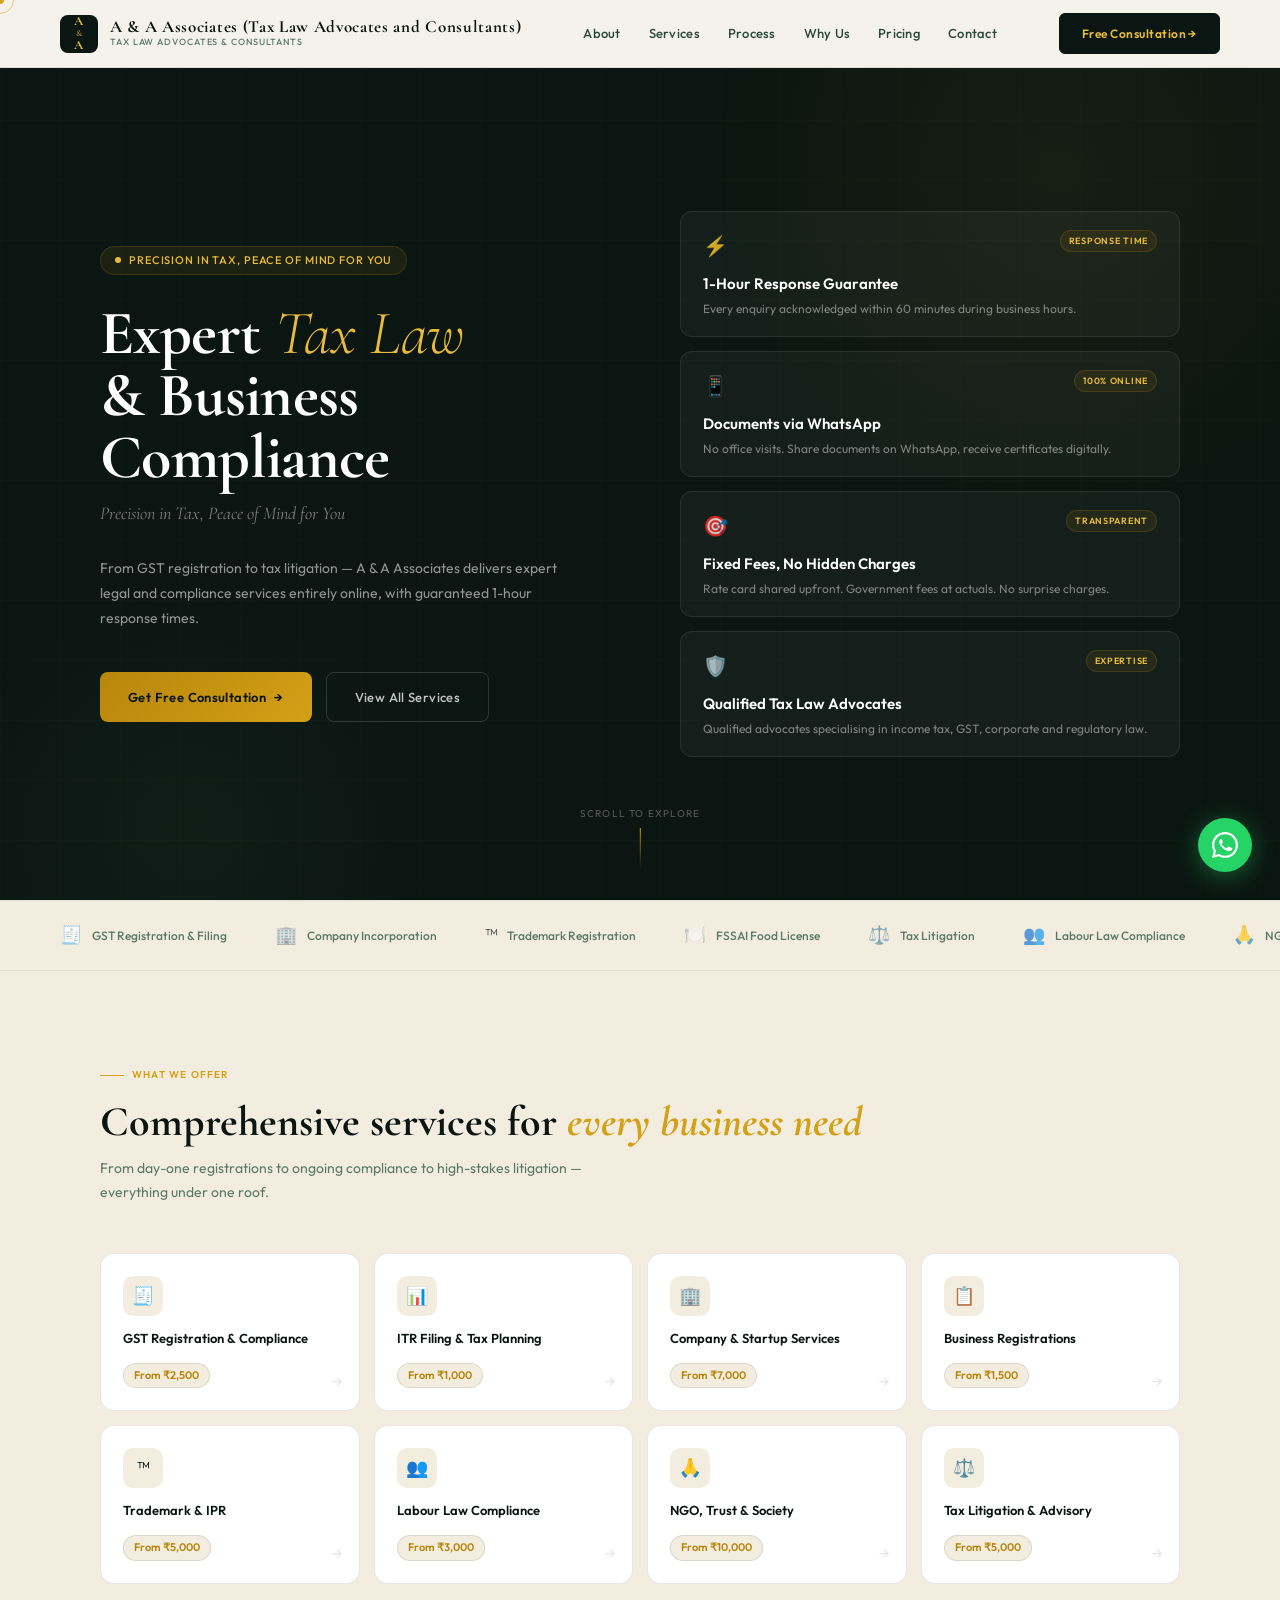
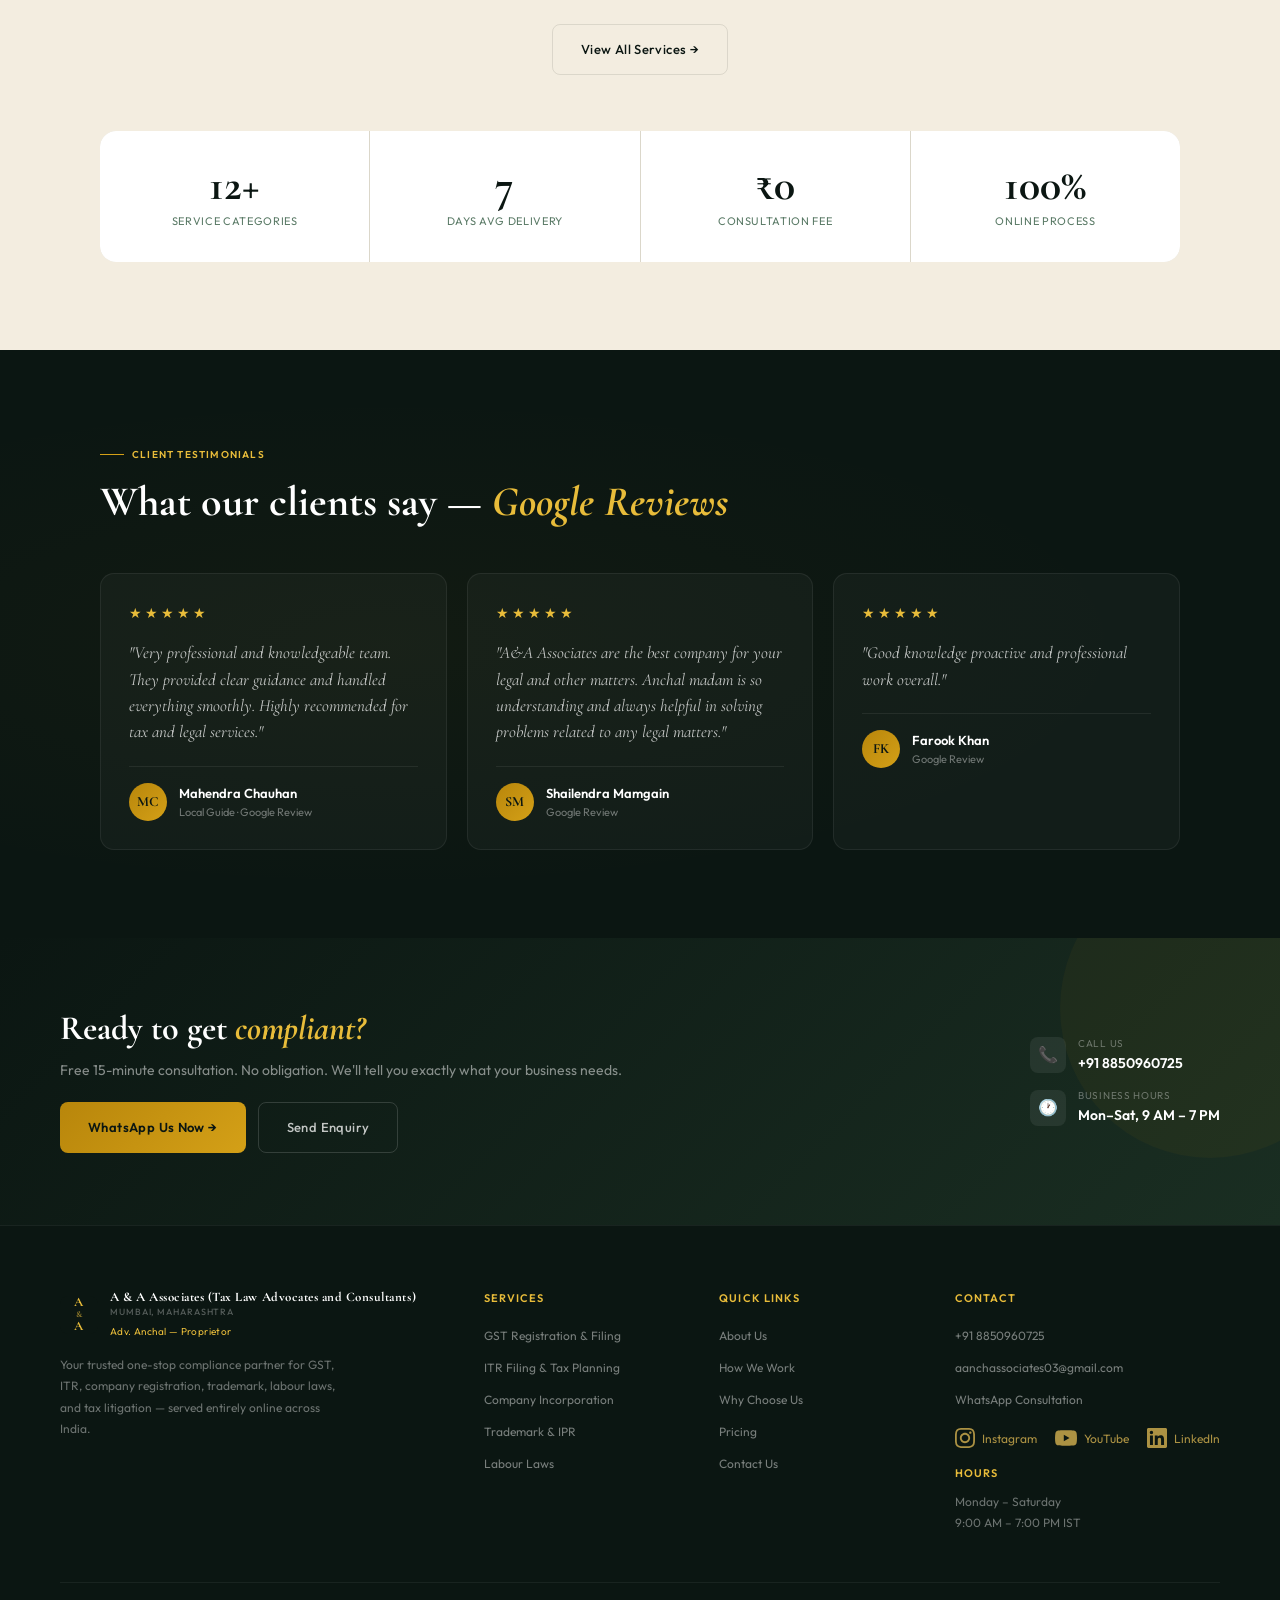
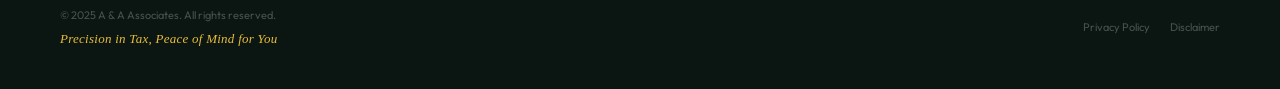
<file: index.html>
<!DOCTYPE html>
<html lang="en">
<script>!function(f,b,e,v,n,t,s){if(f.fbq)return;n=f.fbq=function(){n.callMethod?n.callMethod.apply(n,arguments):n.queue.push(arguments)};if(!f._fbq)f._fbq=n;n.push=n;n.loaded=!0;n.version='2.0';n.queue=[];t=b.createElement(e);t.async=!0;t.src=v;s=b.getElementsByTagName(e)[0];s.parentNode.insertBefore(t,s)}(window,document,'script','https://connect.facebook.net/en_US/fbevents.js');fbq('init','827226239881104');fbq('track','PageView');</script>
<noscript><img height="1" width="1" style="display:none" src="https://www.facebook.com/tr?id=827226239881104&ev=PageView&noscript=1"/></noscript>
<head>
<meta name="facebook-domain-verification" content="8ns4rkksq425lq21bnahoyhoitbpu9"/>
  <meta charset="UTF-8"><meta name="viewport" content="width=device-width, initial-scale=1.0">
<title>A &amp; A Associates (Tax Law Advocates and Consultants) — Mumbai</title>
<meta name="description" content="Expert tax law advocacy and compliance services — GST, ITR, company registration, trademark, labour law, tax litigation. 100% online. Free consultation.">

<!-- Google Analytics GA4 -->
<script async src="https://www.googletagmanager.com/gtag/js?id=G-T8LKGTTH0D"></script>
<script>
  window.dataLayer = window.dataLayer || [];
  function gtag(){dataLayer.push(arguments);}
  gtag('js', new Date());
  gtag('config', 'G-T8LKGTTH0D');
</script>

<link href="https://fonts.googleapis.com/css2?family=Cormorant+Garamond:ital,wght@0,300;0,400;0,600;0,700;1,300;1,400;1,600&family=Outfit:wght@300;400;500;600&display=swap" rel="stylesheet">
<link rel="stylesheet" href="style.css">
<style>
.hero{min-height:100vh;display:flex;align-items:center;position:relative;overflow:hidden;background:var(--ink)}
.hero-bg{position:absolute;inset:0}
.hero-grid{position:absolute;inset:0;background-image:linear-gradient(rgba(184,134,11,0.04) 1px,transparent 1px),linear-gradient(90deg,rgba(184,134,11,0.04) 1px,transparent 1px);background-size:60px 60px;opacity:.6}
.hero-glow{position:absolute;top:-20%;right:-10%;width:700px;height:700px;border-radius:50%;background:radial-gradient(circle,rgba(184,134,11,0.07) 0%,transparent 70%)}
.hero-glow2{position:absolute;bottom:-20%;left:-5%;width:500px;height:500px;border-radius:50%;background:radial-gradient(circle,rgba(107,143,113,0.06) 0%,transparent 70%)}
.hero-content{position:relative;z-index:2;padding:0 60px;max-width:1200px;margin:0 auto;width:100%;display:grid;grid-template-columns:1fr 1fr;gap:80px;align-items:center;padding-top:68px}
.hero-kicker{display:inline-flex;align-items:center;gap:8px;background:rgba(184,134,11,0.1);border:1px solid rgba(184,134,11,0.2);border-radius:20px;padding:5px 14px;margin-bottom:28px}
.hero-kicker-dot{width:6px;height:6px;border-radius:50%;background:var(--gold3);animation:pulse 2s infinite}
@keyframes pulse{0%,100%{opacity:1;transform:scale(1)}50%{opacity:.6;transform:scale(.8)}}
.hero-kicker-text{font-size:11px;font-weight:500;letter-spacing:.08em;text-transform:uppercase;color:var(--gold3)}
.hero-title{font-family:'Cormorant Garamond',serif;font-size:62px;font-weight:700;color:var(--white);line-height:1.0;margin-bottom:10px;letter-spacing:-.01em}
.hero-title em{font-style:italic;font-weight:300;color:var(--gold3)}
.hero-title span{display:block}
.hero-tagline{font-family:'Cormorant Garamond',serif;font-size:18px;color:rgba(255,255,255,0.45);margin-bottom:28px;font-style:italic}
.hero-desc{font-size:14px;color:rgba(255,255,255,0.55);line-height:1.8;margin-bottom:40px;max-width:460px}
.hero-actions{display:flex;gap:14px;flex-wrap:wrap}
.hero-right{display:flex;flex-direction:column;gap:14px}
.hero-stat-card{background:rgba(255,255,255,0.04);border:1px solid rgba(255,255,255,0.08);border-radius:12px;padding:18px 22px;transition:all .3s}
.hero-stat-card:hover{background:rgba(255,255,255,0.07);border-color:rgba(184,134,11,0.2);transform:translateX(-4px)}
.hsc-top{display:flex;justify-content:space-between;align-items:flex-start;margin-bottom:10px}
.hsc-icon{font-size:20px;opacity:.8}
.hsc-tag{font-size:9px;font-weight:600;letter-spacing:.08em;text-transform:uppercase;color:var(--gold3);background:rgba(184,134,11,0.1);padding:3px 8px;border-radius:20px;border:1px solid rgba(184,134,11,0.2)}
.hsc-title{font-size:15px;font-weight:600;color:var(--white);margin-bottom:4px}
.hsc-desc{font-size:12px;color:rgba(255,255,255,0.45);line-height:1.5}
.hero-scroll{position:absolute;bottom:32px;left:50%;transform:translateX(-50%);display:flex;flex-direction:column;align-items:center;gap:6px;z-index:2}
.hero-scroll-text{font-size:10px;letter-spacing:.12em;text-transform:uppercase;color:rgba(255,255,255,0.3)}
.hero-scroll-line{width:1px;height:40px;background:linear-gradient(var(--gold2),transparent);animation:scrollLine 2s infinite}
@keyframes scrollLine{0%{transform:scaleY(0);transform-origin:top}50%{transform:scaleY(1);transform-origin:top}51%{transform:scaleY(1);transform-origin:bottom}100%{transform:scaleY(0);transform-origin:bottom}}
.trust-bar{background:var(--cream2);border-top:1px solid var(--border2);border-bottom:1px solid var(--border2);padding:20px 60px;display:flex;align-items:center;justify-content:space-between;gap:24px;overflow:hidden}
.trust-item{display:flex;align-items:center;gap:10px;flex-shrink:0}
.trust-icon{font-size:18px;opacity:.7}
.trust-text{font-size:12px;font-weight:500;color:var(--ink4)}
.trust-divider{width:1px;height:20px;background:var(--border)}
.services-grid{display:grid;grid-template-columns:repeat(4,1fr);gap:14px;margin-top:0}
.svc-card{background:var(--white);border:1px solid var(--border);border-radius:14px;padding:22px;position:relative;overflow:hidden;transition:all .3s;text-decoration:none;display:block;color:inherit}
.svc-card::before{content:'';position:absolute;top:0;left:0;right:0;height:3px;transform:scaleX(0);transform-origin:left;transition:transform .3s}
.svc-card:hover{transform:translateY(-5px);box-shadow:var(--shadow2);border-color:transparent}
.svc-card:hover::before{transform:scaleX(1)}
.svc-c1::before{background:linear-gradient(90deg,var(--sage),var(--sage2))}
.svc-c2::before{background:linear-gradient(90deg,var(--gold),var(--gold3))}
.svc-c3::before{background:linear-gradient(90deg,#4a6fa5,#85b3e0)}
.svc-c4::before{background:linear-gradient(90deg,#8b4513,#d2691e)}
.svc-c5::before{background:linear-gradient(90deg,#6b2d8b,#b06acc)}
.svc-c6::before{background:linear-gradient(90deg,#1a6670,#42a9b8)}
.svc-c7::before{background:linear-gradient(90deg,#8b2252,#d4548a)}
.svc-c8::before{background:linear-gradient(90deg,#2e7d32,#66bb6a)}
.svc-icon{width:40px;height:40px;border-radius:10px;display:flex;align-items:center;justify-content:center;font-size:18px;margin-bottom:12px;background:var(--cream2)}
.svc-name{font-size:13px;font-weight:600;color:var(--ink);margin-bottom:4px}
.svc-from{display:inline-block;margin-top:10px;background:var(--cream2);border-radius:20px;padding:3px 10px;font-size:11px;font-weight:600;color:var(--gold);border:1px solid var(--border)}
.svc-arrow{position:absolute;bottom:16px;right:16px;font-size:16px;color:var(--border);transition:color .2s}
.svc-card:hover .svc-arrow{color:var(--gold2)}
.stats-row{display:grid;grid-template-columns:repeat(4,1fr);gap:1px;background:var(--border);border-radius:16px;overflow:hidden;margin-top:56px}
.stat-item{background:var(--white);padding:32px 24px;text-align:center}
.stat-val{font-family:'Cormorant Garamond',serif;font-size:44px;font-weight:700;color:var(--ink);line-height:1}
.stat-lbl{font-size:11px;color:var(--ink4);text-transform:uppercase;letter-spacing:.06em;margin-top:6px}
.testimonials-bg{background:var(--ink);padding:88px 0;position:relative;overflow:hidden}
.testimonials-bg::before{content:'';position:absolute;inset:0;background:radial-gradient(ellipse at 30% 50%,rgba(184,134,11,0.04),transparent 60%)}
.testimonials-inner{padding:0 60px;max-width:1200px;margin:0 auto}
.testimonials-inner .section-title{color:var(--white)}
.testimonials-inner .section-title em{color:var(--gold3)}
.testimonials-inner .sl-text{color:var(--gold3)}
.tgrid{display:grid;grid-template-columns:repeat(3,1fr);gap:20px;margin-top:48px}
.tcard{background:rgba(255,255,255,0.03);border:1px solid rgba(255,255,255,0.07);border-radius:14px;padding:28px;transition:all .3s}
.tcard:hover{background:rgba(255,255,255,0.05);border-color:rgba(184,134,11,0.2);transform:translateY(-4px)}
.tcard-stars{display:flex;gap:3px;margin-bottom:16px}
.star{color:var(--gold3);font-size:14px}
.tcard-text{font-family:'Cormorant Garamond',serif;font-size:17px;font-style:italic;color:rgba(255,255,255,0.75);line-height:1.55;margin-bottom:20px}
.tcard-author{display:flex;align-items:center;gap:12px;padding-top:16px;border-top:1px solid rgba(255,255,255,0.07)}
.ta-avatar{width:38px;height:38px;border-radius:50%;background:linear-gradient(135deg,var(--gold),var(--gold2));display:flex;align-items:center;justify-content:center;font-family:'Cormorant Garamond',serif;font-size:14px;font-weight:700;color:var(--ink);flex-shrink:0}
.ta-name{font-size:13px;font-weight:600;color:var(--white)}
.ta-biz{font-size:11px;color:rgba(255,255,255,0.4)}
.tcard-link{display:block;text-align:center;margin-top:36px;font-size:13px;color:rgba(255,255,255,0.4);text-decoration:none;transition:color .2s}
.tcard-link:hover{color:var(--gold3)}
@media(max-width:1024px){.hero-content{grid-template-columns:1fr;gap:40px;padding:100px 32px 60px}.hero-right{display:grid;grid-template-columns:1fr 1fr}.hero-title{font-size:46px}.services-grid{grid-template-columns:repeat(2,1fr)}.stats-row{grid-template-columns:repeat(2,1fr)}.tgrid{grid-template-columns:1fr}.trust-bar{padding:20px 32px;flex-wrap:wrap;gap:16px}.testimonials-inner{padding:0 32px}}
@media(max-width:768px){.hero-content{padding:100px 24px 60px}.hero-title{font-size:36px}.hero-right{grid-template-columns:1fr}.services-grid{grid-template-columns:1fr}.stats-row{grid-template-columns:1fr 1fr}.trust-bar{padding:16px 24px}.trust-divider{display:none}.testimonials-inner{padding:0 24px}}
</style>
</head>
<body>
<div class="cursor" id="cursor"></div>
<div class="cursor-ring" id="cursorRing"></div>
<nav id="navbar" class="solid">
  <a class="nav-logo" href="index.html"><div class="nav-logo-mark"><span>A</span><span style="font-size:9px;opacity:.6">&amp;</span><span>A</span></div><div class="nav-logo-text"><div class="nav-logo-name">A &amp; A Associates (Tax Law Advocates and Consultants)</div><div class="nav-logo-sub">Tax Law Advocates &amp; Consultants</div></div></a>
  <div class="nav-links"><a href="about.html">About</a><a href="services.html">Services</a><a href="process.html">Process</a><a href="why-us.html">Why Us</a><a href="pricing.html">Pricing</a><a href="contact.html">Contact</a></div>
  <a href="https://wa.me/918850960725" class="nav-cta" target="_blank" onclick="fbq('track','Lead',{content_name:'Nav Free Consultation - Home',content_category:'ITR / Tax Services'})">Free Consultation →</a>
  <div class="hamburger" id="hamburger" onclick="toggleMenu()"><span></span><span></span><span></span></div>
</nav>
<div class="mobile-menu" id="mobileMenu"><a href="about.html" onclick="toggleMenu()">About</a><a href="services.html" onclick="toggleMenu()">Services</a><a href="process.html" onclick="toggleMenu()">Process</a><a href="why-us.html" onclick="toggleMenu()">Why Us</a><a href="pricing.html" onclick="toggleMenu()">Pricing</a><a href="contact.html" onclick="toggleMenu()">Contact</a><a href="https://wa.me/918850960725" class="btn-primary" target="_blank" onclick="toggleMenu()">WhatsApp Us →</a></div>
<section class="hero">
  <div class="hero-bg"><div class="hero-grid"></div><div class="hero-glow"></div><div class="hero-glow2"></div></div>
  <div class="hero-content">
    <div class="hero-left">
      <div class="hero-kicker"><div class="hero-kicker-dot"></div><div class="hero-kicker-text">Precision in Tax, Peace of Mind for You</div></div>
      <h1 class="hero-title"><span>Expert <em>Tax Law</em></span><span>&amp; Business</span><span>Compliance</span></h1>
      <div class="hero-tagline">Precision in Tax, Peace of Mind for You</div>
      <p class="hero-desc">From GST registration to tax litigation — A &amp; A Associates delivers expert legal and compliance services entirely online, with guaranteed 1-hour response times.</p>
      <div class="hero-actions"><a href="https://wa.me/918850960725" class="btn-primary" target="_blank" onclick="fbq('track','Lead',{content_name:'Hero CTA - Home',content_category:'ITR / Tax Services'})">Get Free Consultation <span class="arrow">→</span></a><a href="services.html" class="btn-secondary-light">View All Services</a></div>
    </div>
    <div class="hero-right">
      <div class="hero-stat-card"><div class="hsc-top"><div class="hsc-icon">⚡</div><div class="hsc-tag">Response time</div></div><div class="hsc-title">1-Hour Response Guarantee</div><div class="hsc-desc">Every enquiry acknowledged within 60 minutes during business hours.</div></div>
      <div class="hero-stat-card"><div class="hsc-top"><div class="hsc-icon">📱</div><div class="hsc-tag">100% Online</div></div><div class="hsc-title">Documents via WhatsApp</div><div class="hsc-desc">No office visits. Share documents on WhatsApp, receive certificates digitally.</div></div>
      <div class="hero-stat-card"><div class="hsc-top"><div class="hsc-icon">🎯</div><div class="hsc-tag">Transparent</div></div><div class="hsc-title">Fixed Fees, No Hidden Charges</div><div class="hsc-desc">Rate card shared upfront. Government fees at actuals. No surprise charges.</div></div>
      <div class="hero-stat-card"><div class="hsc-top"><div class="hsc-icon">🛡️</div><div class="hsc-tag">Expertise</div></div><div class="hsc-title">Qualified Tax Law Advocates</div><div class="hsc-desc">Qualified advocates specialising in income tax, GST, corporate and regulatory law.</div></div>
    </div>
  </div>
  <div class="hero-scroll"><div class="hero-scroll-text">Scroll to explore</div><div class="hero-scroll-line"></div></div>
</section>
<div class="trust-bar"><div class="trust-item"><div class="trust-icon">🧾</div><div class="trust-text">GST Registration &amp; Filing</div></div><div class="trust-divider"></div><div class="trust-item"><div class="trust-icon">🏢</div><div class="trust-text">Company Incorporation</div></div><div class="trust-divider"></div><div class="trust-item"><div class="trust-icon">™</div><div class="trust-text">Trademark Registration</div></div><div class="trust-divider"></div><div class="trust-item"><div class="trust-icon">🍽️</div><div class="trust-text">FSSAI Food License</div></div><div class="trust-divider"></div><div class="trust-item"><div class="trust-icon">⚖️</div><div class="trust-text">Tax Litigation</div></div><div class="trust-divider"></div><div class="trust-item"><div class="trust-icon">👥</div><div class="trust-text">Labour Law Compliance</div></div><div class="trust-divider"></div><div class="trust-item"><div class="trust-icon">🙏</div><div class="trust-text">NGO / Trust Registration</div></div></div>
<section style="background:var(--cream2);padding:88px 0">
  <div style="max-width:1200px;margin:0 auto;padding:0 60px">
    <div class="section-label reveal"><div class="sl-line"></div><div class="sl-text">What we offer</div></div>
    <h2 class="section-title reveal">Comprehensive services for <em>every business need</em></h2>
    <p class="section-sub reveal">From day-one registrations to ongoing compliance to high-stakes litigation — everything under one roof.</p>
    <div class="services-grid">
      <a href="services.html#gst" class="svc-card svc-c1 reveal"><div class="svc-icon">🧾</div><div class="svc-name">GST Registration &amp; Compliance</div><div class="svc-from">From ₹2,500</div><div class="svc-arrow">→</div></a>
      <a href="services.html#itr" class="svc-card svc-c2 reveal reveal-delay-1"><div class="svc-icon">📊</div><div class="svc-name">ITR Filing &amp; Tax Planning</div><div class="svc-from">From ₹1,000</div><div class="svc-arrow">→</div></a>
      <a href="services.html#company" class="svc-card svc-c3 reveal reveal-delay-2"><div class="svc-icon">🏢</div><div class="svc-name">Company &amp; Startup Services</div><div class="svc-from">From ₹7,000</div><div class="svc-arrow">→</div></a>
      <a href="services.html#registration" class="svc-card svc-c4 reveal reveal-delay-3"><div class="svc-icon">📋</div><div class="svc-name">Business Registrations</div><div class="svc-from">From ₹1,500</div><div class="svc-arrow">→</div></a>
      <a href="services.html#trademark" class="svc-card svc-c5 reveal"><div class="svc-icon">™</div><div class="svc-name">Trademark &amp; IPR</div><div class="svc-from">From ₹5,000</div><div class="svc-arrow">→</div></a>
      <a href="services.html#labour" class="svc-card svc-c6 reveal reveal-delay-1"><div class="svc-icon">👥</div><div class="svc-name">Labour Law Compliance</div><div class="svc-from">From ₹3,000</div><div class="svc-arrow">→</div></a>
      <a href="services.html#ngo" class="svc-card svc-c7 reveal reveal-delay-2"><div class="svc-icon">🙏</div><div class="svc-name">NGO, Trust &amp; Society</div><div class="svc-from">From ₹10,000</div><div class="svc-arrow">→</div></a>
      <a href="services.html#litigation" class="svc-card svc-c8 reveal reveal-delay-3"><div class="svc-icon">⚖️</div><div class="svc-name">Tax Litigation &amp; Advisory</div><div class="svc-from">From ₹5,000</div><div class="svc-arrow">→</div></a>
    </div>
    <div style="text-align:center;margin-top:40px"><a href="services.html" class="btn-secondary">View All Services →</a></div>
    <div class="stats-row reveal"><div class="stat-item"><div class="stat-val">12+</div><div class="stat-lbl">Service Categories</div></div><div class="stat-item"><div class="stat-val">7</div><div class="stat-lbl">Days Avg Delivery</div></div><div class="stat-item"><div class="stat-val">₹0</div><div class="stat-lbl">Consultation Fee</div></div><div class="stat-item"><div class="stat-val">100%</div><div class="stat-lbl">Online Process</div></div></div>
  </div>
</section>
<div class="testimonials-bg"><div class="testimonials-inner"><div class="section-label reveal"><div class="sl-line"></div><div class="sl-text">Client Testimonials</div></div><h2 class="section-title reveal">What our clients say — <em>Google Reviews</em></h2><div class="tgrid"><div class="tcard reveal"><div class="tcard-stars"><span class="star">★</span><span class="star">★</span><span class="star">★</span><span class="star">★</span><span class="star">★</span></div><div class="tcard-text">"Very professional and knowledgeable team. They provided clear guidance and handled everything smoothly. Highly recommended for tax and legal services."</div><div class="tcard-author"><div class="ta-avatar">MC</div><div><div class="ta-name">Mahendra Chauhan</div><div class="ta-biz">Local Guide · Google Review</div></div></div></div><div class="tcard reveal reveal-delay-1"><div class="tcard-stars"><span class="star">★</span><span class="star">★</span><span class="star">★</span><span class="star">★</span><span class="star">★</span></div><div class="tcard-text">"A&amp;A Associates are the best company for your legal and other matters. Anchal madam is so understanding and always helpful in solving problems related to any legal matters."</div><div class="tcard-author"><div class="ta-avatar">SM</div><div><div class="ta-name">Shailendra Mamgain</div><div class="ta-biz">Google Review</div></div></div></div><div class="tcard reveal reveal-delay-2"><div class="tcard-stars"><span class="star">★</span><span class="star">★</span><span class="star">★</span><span class="star">★</span><span class="star">★</span></div><div class="tcard-text">"Good knowledge proactive and professional work overall."</div><div class="tcard-author"><div class="ta-avatar">FK</div><div><div class="ta-name">Farook Khan</div><div class="ta-biz">Google Review</div></div></div></div></div></div></div>
<div class="cta-strip"><div class="cta-inner"><div class="cta-left reveal"><h2 class="section-title">Ready to get <em>compliant?</em></h2><p>Free 15-minute consultation. No obligation. We'll tell you exactly what your business needs.</p><div class="cta-actions"><a href="https://wa.me/918850960725" class="btn-primary" target="_blank" onclick="fbq('track','Lead',{content_name:'Bottom CTA - Home',content_category:'ITR / Tax Services'})">WhatsApp Us Now →</a><a href="contact.html" class="btn-secondary-light">Send Enquiry</a></div></div><div class="reveal reveal-delay-2" style="display:flex;flex-direction:column;gap:14px"><a href="tel:+918850960725" style="display:flex;align-items:center;gap:12px;text-decoration:none"><div style="width:36px;height:36px;border-radius:8px;background:rgba(255,255,255,0.07);display:flex;align-items:center;justify-content:center;font-size:16px">📞</div><div><div style="font-size:10px;color:rgba(255,255,255,0.35);text-transform:uppercase;letter-spacing:.07em">Call us</div><div style="font-size:14px;font-weight:600;color:var(--white)">+91 8850960725</div></div></a><div style="display:flex;align-items:center;gap:12px"><div style="width:36px;height:36px;border-radius:8px;background:rgba(255,255,255,0.07);display:flex;align-items:center;justify-content:center;font-size:16px">🕐</div><div><div style="font-size:10px;color:rgba(255,255,255,0.35);text-transform:uppercase;letter-spacing:.07em">Business hours</div><div style="font-size:14px;font-weight:600;color:var(--white)">Mon–Sat, 9 AM – 7 PM</div></div></div></div></div></div>
<footer><div class="footer-inner"><div class="footer-top"><div class="footer-brand"><a class="nav-logo" href="index.html"><div class="nav-logo-mark"><span>A</span><span style="font-size:9px;opacity:.6">&amp;</span><span>A</span></div><div class="nav-logo-text"><div class="nav-logo-name" style="color:#fff;font-size:13px;line-height:1.2">A &amp; A Associates (Tax Law Advocates and Consultants)</div><div class="nav-logo-sub" style="color:rgba(255,255,255,.3)">Mumbai, Maharashtra</div><div style="font-size:10px;color:var(--gold3);margin-top:4px;letter-spacing:.04em">Adv. Anchal — Proprietor</div></div></a><p class="footer-desc">Your trusted one-stop compliance partner for GST, ITR, company registration, trademark, labour laws, and tax litigation — served entirely online across India.</p></div><div class="footer-col"><h5>Services</h5><ul><li><a href="services.html#gst">GST Registration &amp; Filing</a></li><li><a href="services.html#itr">ITR Filing &amp; Tax Planning</a></li><li><a href="services.html#company">Company Incorporation</a></li><li><a href="services.html#trademark">Trademark &amp; IPR</a></li><li><a href="services.html#labour">Labour Laws</a></li></ul></div><div class="footer-col"><h5>Quick Links</h5><ul><li><a href="about.html">About Us</a></li><li><a href="process.html">How We Work</a></li><li><a href="why-us.html">Why Choose Us</a></li><li><a href="pricing.html">Pricing</a></li><li><a href="contact.html">Contact Us</a></li></ul></div><div class="footer-col"><h5>Contact</h5><ul><li><a href="tel:+918850960725">+91 8850960725</a></li><li><a href="mailto:aanchassociates03@gmail.com">aanchassociates03@gmail.com</a></li><li><a href="https://wa.me/918850960725" target="_blank">WhatsApp Consultation</a></li></ul><div class="footer-social"><a href="https://www.instagram.com/aanchassociates" target="_blank" rel="noopener" aria-label="Instagram"><svg xmlns="http://www.w3.org/2000/svg" width="20" height="20" viewBox="0 0 24 24" fill="currentColor"><path d="M12 2.163c3.204 0 3.584.012 4.85.07 3.252.148 4.771 1.691 4.919 4.919.058 1.265.069 1.645.069 4.849 0 3.205-.012 3.584-.069 4.849-.149 3.225-1.664 4.771-4.919 4.919-1.266.058-1.644.07-4.85.07-3.204 0-3.584-.012-4.849-.07-3.26-.149-4.771-1.699-4.919-4.92-.058-1.265-.07-1.644-.07-4.849 0-3.204.013-3.583.07-4.849.149-3.227 1.664-4.771 4.919-4.919 1.266-.057 1.645-.069 4.849-.069zm0-2.163c-3.259 0-3.667.014-4.947.072-4.358.2-6.78 2.618-6.98 6.98-.059 1.281-.073 1.689-.073 4.948 0 3.259.014 3.668.072 4.948.2 4.358 2.618 6.78 6.98 6.98 1.281.058 1.689.072 4.948.072 3.259 0 3.668-.014 4.948-.072 4.354-.2 6.782-2.618 6.979-6.98.059-1.28.073-1.689.073-4.948 0-3.259-.014-3.667-.072-4.947-.196-4.354-2.617-6.78-6.979-6.98-1.281-.059-1.69-.073-4.949-.073zm0 5.838c-3.403 0-6.162 2.759-6.162 6.162s2.759 6.163 6.162 6.163 6.162-2.759 6.162-6.163c0-3.403-2.759-6.162-6.162-6.162zm0 10.162c-2.209 0-4-1.79-4-4 0-2.209 1.791-4 4-4s4 1.791 4 4c0 2.21-1.791 4-4 4zm6.406-11.845c-.796 0-1.441.645-1.441 1.44s.645 1.44 1.441 1.44c.795 0 1.439-.645 1.439-1.44s-.644-1.44-1.439-1.44z"/></svg> Instagram</a><a href="https://www.youtube.com/@aanchassociates" target="_blank" rel="noopener" aria-label="YouTube"><svg xmlns="http://www.w3.org/2000/svg" width="22" height="22" viewBox="0 0 24 24" fill="currentColor"><path d="M23.495 6.205a3.007 3.007 0 0 0-2.088-2.088c-1.87-.501-9.396-.501-9.396-.501s-7.507-.01-9.396.501A3.007 3.007 0 0 0 .527 6.205a31.247 31.247 0 0 0-.522 5.805 31.247 31.247 0 0 0 .522 5.783 3.007 3.007 0 0 0 2.088 2.088c1.868.502 9.396.502 9.396.502s7.506 0 9.396-.502a3.007 3.007 0 0 0 2.088-2.088 31.247 31.247 0 0 0 .5-5.783 31.247 31.247 0 0 0-.5-5.805zM9.609 15.601V8.408l6.264 3.602z"/></svg> YouTube</a><a href="https://www.linkedin.com/in/aanchal-nasta-7164a220b" target="_blank" rel="noopener" aria-label="LinkedIn"><svg xmlns="http://www.w3.org/2000/svg" width="20" height="20" viewBox="0 0 24 24" fill="currentColor"><path d="M20.447 20.452h-3.554v-5.569c0-1.328-.027-3.037-1.852-3.037-1.853 0-2.136 1.445-2.136 2.939v5.667H9.351V9h3.414v1.561h.046c.477-.9 1.637-1.85 3.37-1.85 3.601 0 4.267 2.37 4.267 5.455v6.286zM5.337 7.433a2.062 2.062 0 0 1-2.063-2.065 2.064 2.064 0 1 1 2.063 2.065zm1.782 13.019H3.555V9h3.564v11.452zM22.225 0H1.771C.792 0 0 .774 0 1.729v20.542C0 23.227.792 24 1.771 24h20.451C23.2 24 24 23.227 24 22.271V1.729C24 .774 23.2 0 22.222 0h.003z"/></svg> LinkedIn</a></div><div style="margin-top:16px"><h5 style="margin-bottom:8px">Hours</h5><div style="font-size:12px;color:rgba(255,255,255,0.4);line-height:1.8">Monday – Saturday<br>9:00 AM – 7:00 PM IST</div></div></div></div><div class="footer-bottom"><div><div class="footer-copy">© 2025 A &amp; A Associates. All rights reserved.</div><div style="font-size:13px;color:var(--gold3);font-style:italic;margin-top:4px;font-family:'Georgia',serif;letter-spacing:.02em">Precision in Tax, Peace of Mind for You</div></div><div class="footer-links"><a href="#">Privacy Policy</a><a href="#">Disclaimer</a></div></div></div></footer>
<div class="wa-float"><div class="wa-tooltip">Chat on WhatsApp</div><a class="wa-btn" href="https://wa.me/918850960725" target="_blank" onclick="fbq('track','Lead',{content_name:'Float Button - Home',content_category:'ITR / Tax Services'})"><svg viewBox="0 0 32 32"><path d="M16.004 0C7.164 0 0 7.16 0 15.996c0 2.8.733 5.572 2.132 7.992L0 32l8.236-2.104A16.003 16.003 0 0 0 16 32c8.836 0 16-7.16 16-15.996S24.836 0 16.004 0zm0 29.28a13.279 13.279 0 0 1-6.788-1.856l-.488-.292-5.044 1.288 1.32-4.9-.32-.504A13.236 13.236 0 0 1 2.72 16c0-7.332 5.96-13.292 13.28-13.292 7.32 0 13.28 5.96 13.28 13.292 0 7.332-5.96 13.28-13.276 13.28zm7.272-9.948c-.4-.2-2.356-1.16-2.72-1.296-.364-.132-.628-.2-.892.2-.264.4-1.024 1.296-1.256 1.564-.232.264-.46.296-.86.1-.4-.196-1.688-.624-3.216-1.988-1.188-1.06-1.988-2.372-2.22-2.772-.232-.4-.024-.616.176-.816.18-.18.4-.464.6-.696.2-.232.264-.4.396-.664.132-.264.064-.496-.032-.696-.1-.2-.892-2.148-1.22-2.94-.32-.768-.648-.664-.892-.676-.228-.012-.492-.016-.756-.016-.264 0-.692.1-.1056.496-.364.396-1.388 1.356-1.388 3.308 0 1.956 1.42 3.84 1.62 4.104.2.264 2.796 4.268 6.776 5.98.948.408 1.688.652 2.264.836.952.3 1.82.26 2.504.16.764-.116 2.356-.964 2.688-1.892.336-.928.336-1.724.232-1.892-.1-.172-.36-.268-.76-.468z"/></svg></a></div>
<script>
const cursor=document.getElementById('cursor'),ring=document.getElementById('cursorRing');
document.addEventListener('mousemove',e=>{cursor.style.left=e.clientX+'px';cursor.style.top=e.clientY+'px';setTimeout(()=>{ring.style.left=e.clientX+'px';ring.style.top=e.clientY+'px'},60)});
document.querySelectorAll('a,button').forEach(el=>{el.addEventListener('mouseenter',()=>{cursor.style.transform='translate(-50%,-50%) scale(2)';ring.style.opacity='.3'});el.addEventListener('mouseleave',()=>{cursor.style.transform='translate(-50%,-50%) scale(1)';ring.style.opacity='.5'})});
function toggleMenu(){document.getElementById('mobileMenu').classList.toggle('open')}
const obs=new IntersectionObserver(e=>{e.forEach(x=>{if(x.isIntersecting){x.target.classList.add('visible');obs.unobserve(x.target)}})},{threshold:.1});
document.querySelectorAll('.reveal').forEach(el=>obs.observe(el));
if('ontouchstart' in window){cursor.style.display='none';ring.style.display='none';}
</script>
<script src="pixel-events.js"></script>
</body></html>
</file>
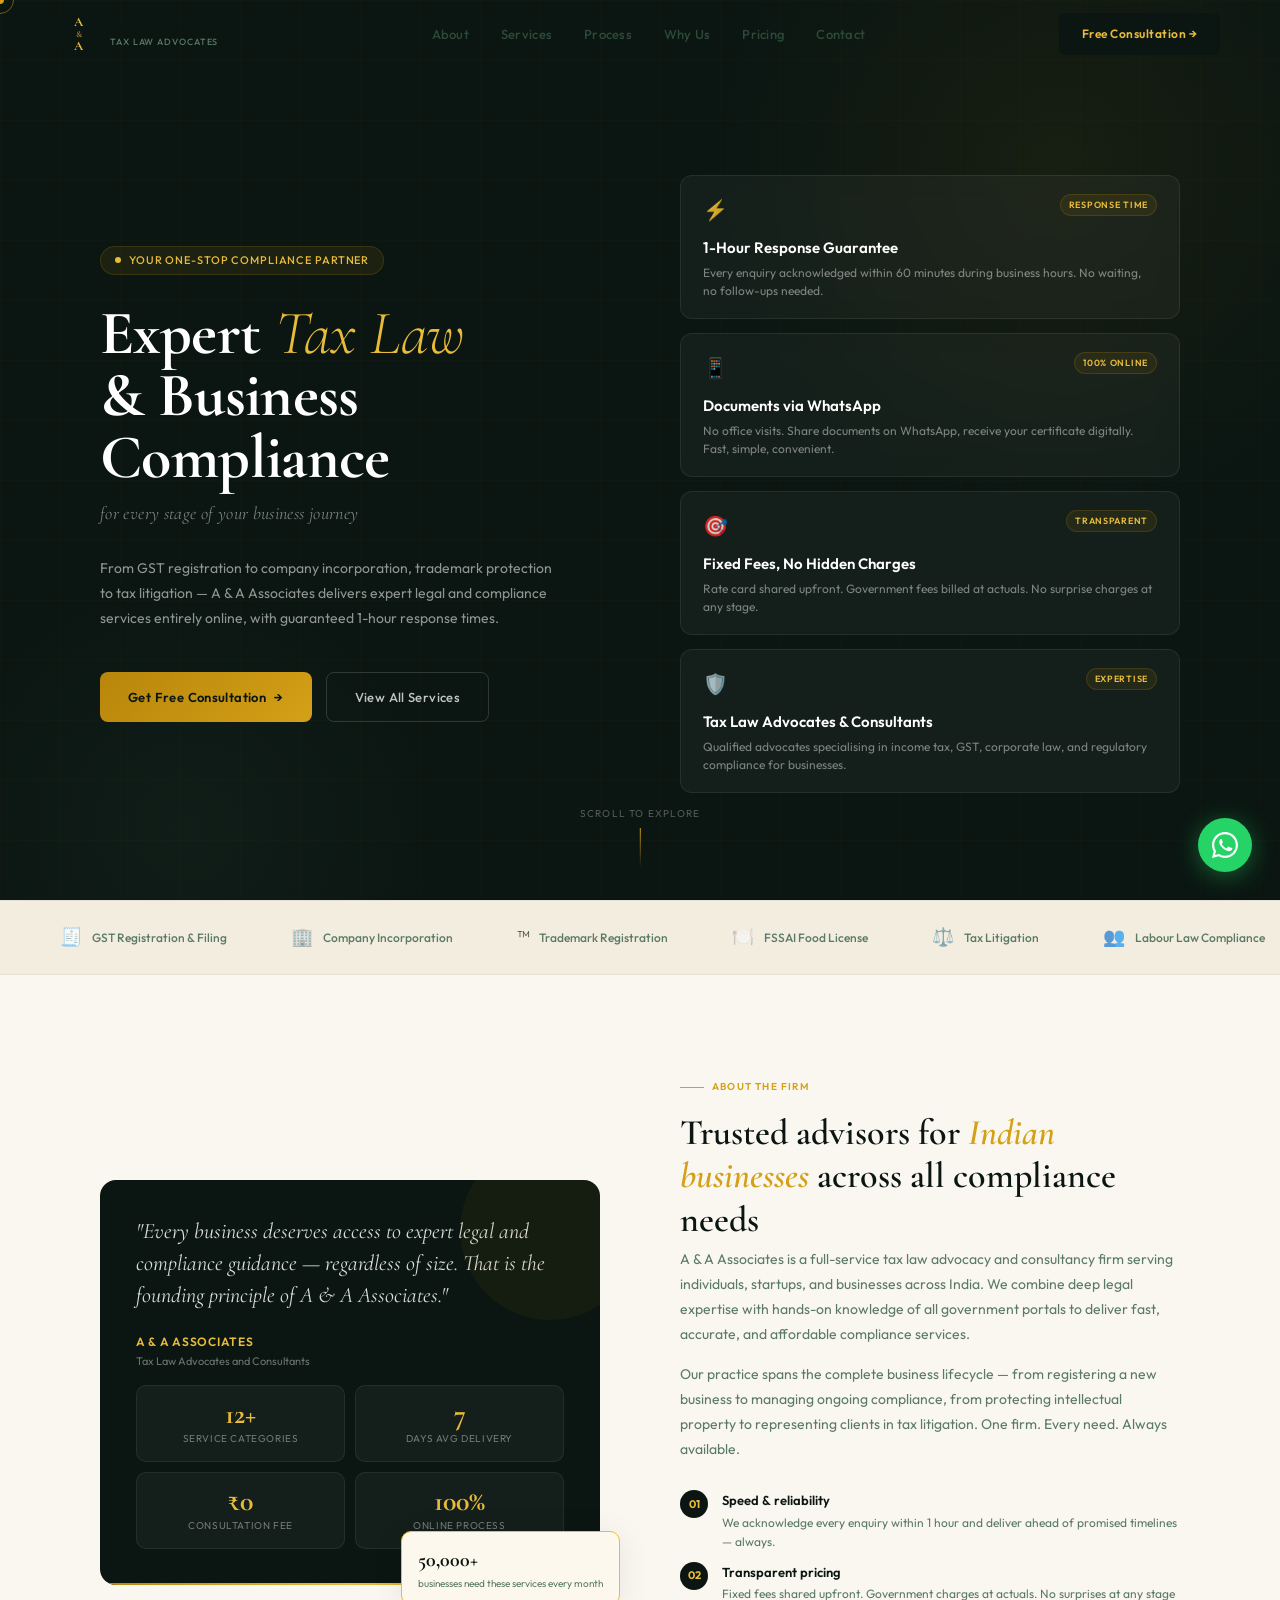
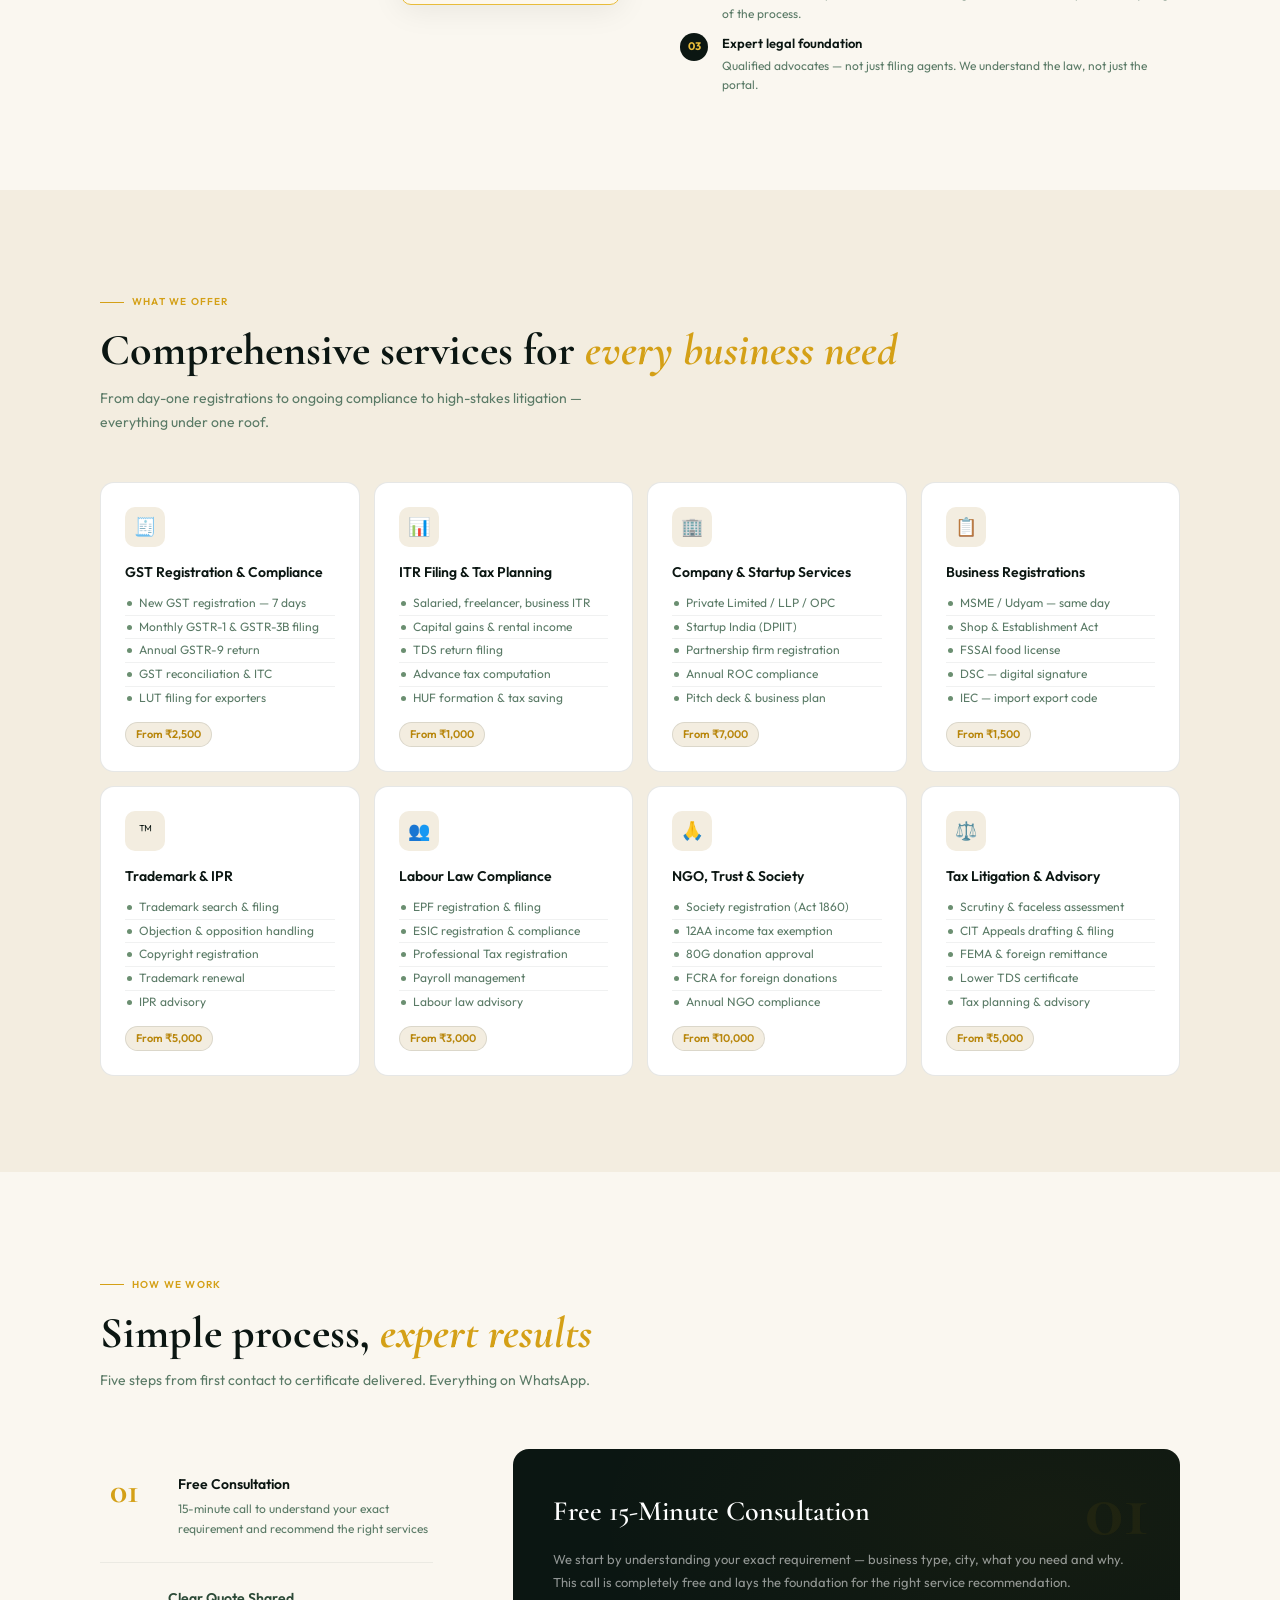
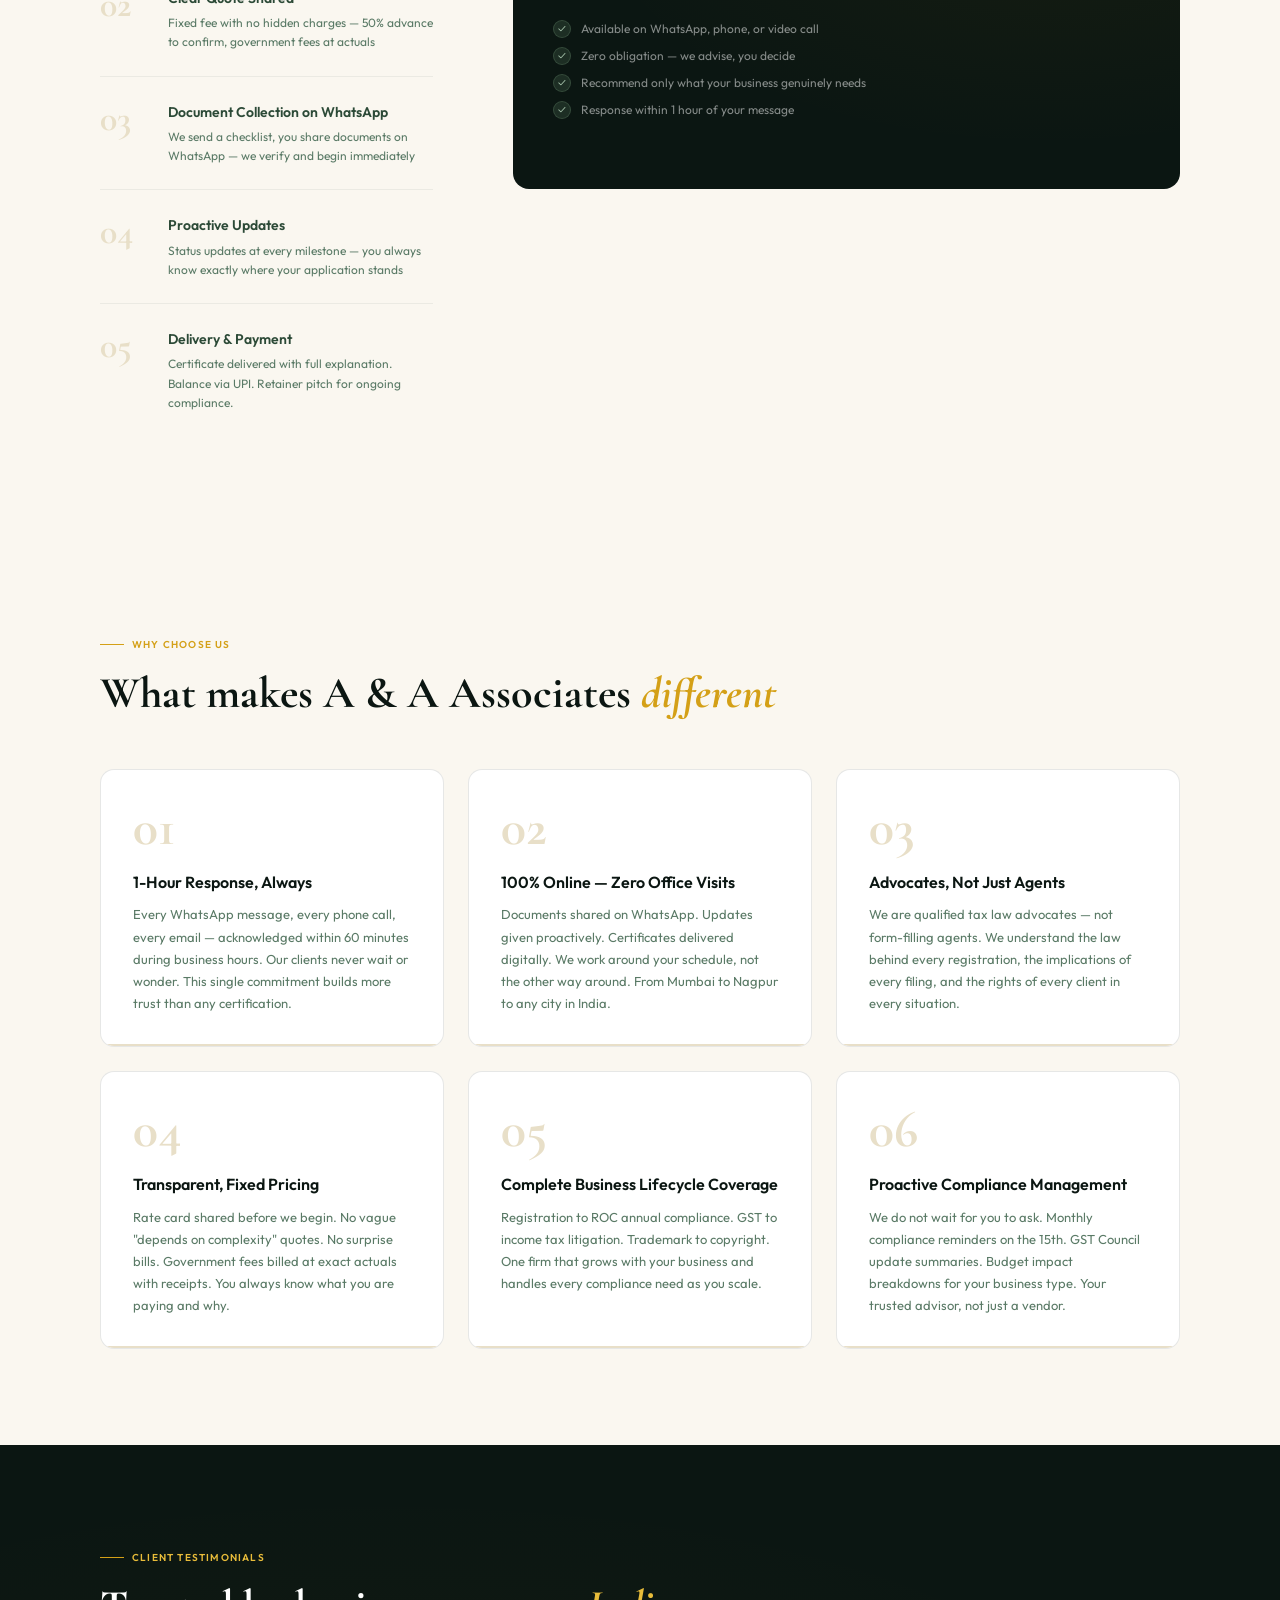
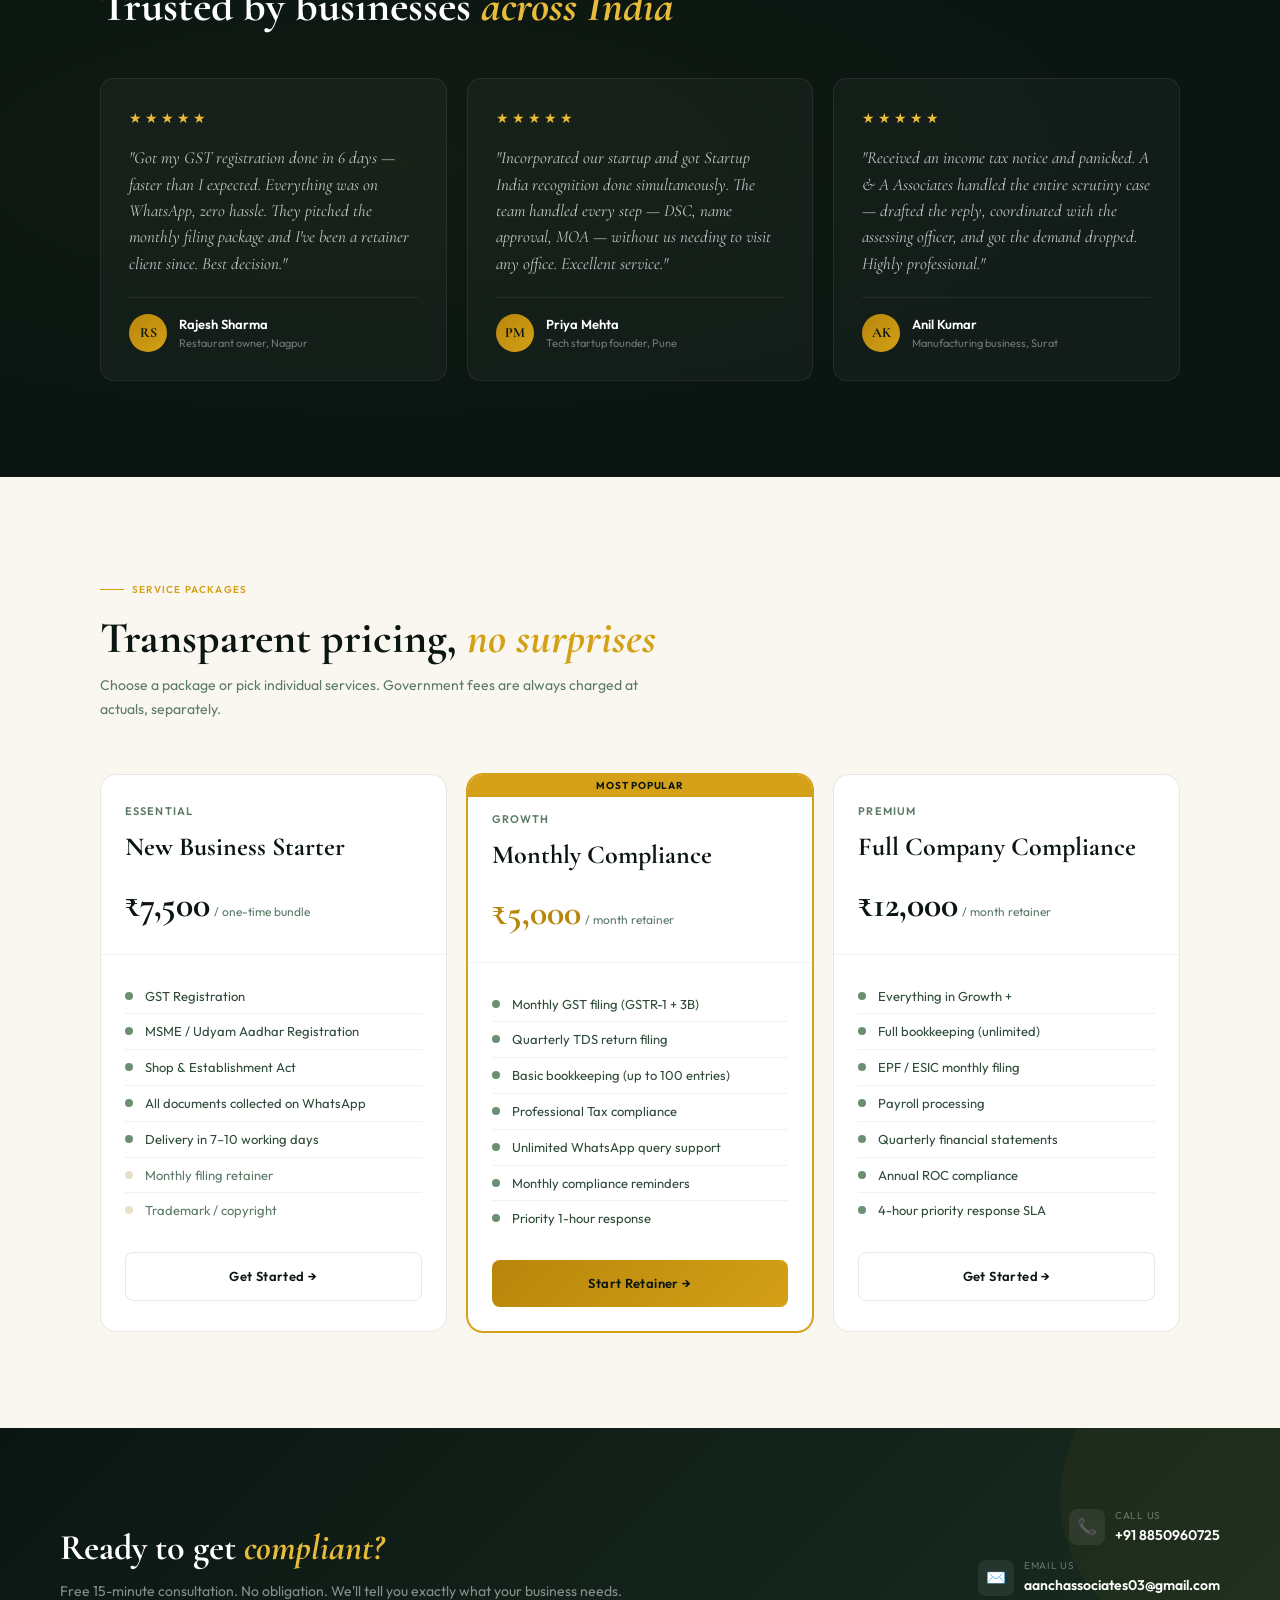
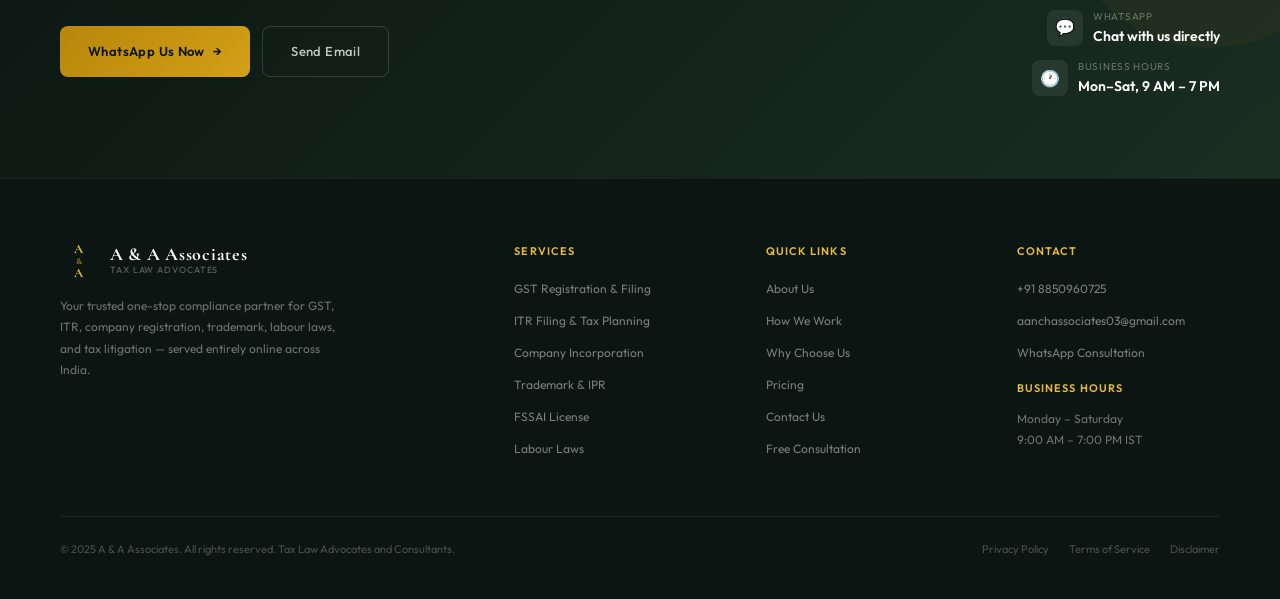
<file: 9. aa_associates_website.html>
<!DOCTYPE html>
<html lang="en">
<head>
<meta charset="UTF-8">
<meta name="viewport" content="width=device-width, initial-scale=1.0">
<title>A & A Associates | Tax Law Advocates & Consultants</title>
<link href="https://fonts.googleapis.com/css2?family=Cormorant+Garamond:ital,wght@0,300;0,400;0,600;0,700;1,300;1,400;1,600&family=Outfit:wght@300;400;500;600&display=swap" rel="stylesheet">
<style>
:root{
  --ink:#0b1612;--ink2:#1a2e22;--ink3:#2c4a37;--ink4:#5a7a66;
  --gold:#b8860b;--gold2:#d4a017;--gold3:#e8bc3a;--gold4:#f7e4a0;--gold5:#fdf8ed;
  --sage:#6b8f71;--sage2:#a8c5ae;--sage3:#d6e8d9;--sage4:#eef5ef;
  --cream:#faf7f0;--cream2:#f3ede0;--cream3:#e8dfc8;
  --white:#ffffff;
  --border:rgba(11,22,18,0.1);--border2:rgba(11,22,18,0.06);
  --shadow:0 4px 32px rgba(11,22,18,0.08);
  --shadow2:0 12px 64px rgba(11,22,18,0.12);
}
*{box-sizing:border-box;margin:0;padding:0}
html{scroll-behavior:smooth;font-size:15px}
body{font-family:'Outfit',sans-serif;background:var(--cream);color:var(--ink);line-height:1.6;overflow-x:hidden}

/* ── SCROLLBAR ── */
::-webkit-scrollbar{width:5px}
::-webkit-scrollbar-track{background:var(--cream)}
::-webkit-scrollbar-thumb{background:var(--gold2);border-radius:3px}

/* ── CURSOR DOT ── */
.cursor{position:fixed;width:8px;height:8px;background:var(--gold2);border-radius:50%;pointer-events:none;z-index:9999;transform:translate(-50%,-50%);transition:transform .1s}
.cursor-ring{position:fixed;width:28px;height:28px;border:1px solid var(--gold2);border-radius:50%;pointer-events:none;z-index:9998;transform:translate(-50%,-50%);transition:all .15s ease;opacity:.5}

/* ── NAVBAR ── */
nav{position:fixed;top:0;left:0;right:0;z-index:100;padding:0 60px;height:68px;display:flex;align-items:center;justify-content:space-between;transition:all .3s}
nav.scrolled{background:rgba(250,247,240,0.95);backdrop-filter:blur(12px);border-bottom:1px solid var(--border);box-shadow:0 2px 20px rgba(11,22,18,0.06)}
.nav-logo{display:flex;align-items:center;gap:12px;text-decoration:none}
.nav-logo-mark{width:38px;height:38px;background:var(--ink);border-radius:8px;display:flex;align-items:center;justify-content:center;flex-direction:column;gap:1px}
.nav-logo-mark span{font-family:'Cormorant Garamond',serif;font-size:13px;font-weight:700;color:var(--gold3);line-height:1;letter-spacing:.02em}
.nav-logo-text{display:flex;flex-direction:column}
.nav-logo-name{font-family:'Cormorant Garamond',serif;font-size:17px;font-weight:700;color:var(--ink);letter-spacing:.04em;line-height:1}
.nav-logo-sub{font-size:9px;font-weight:500;letter-spacing:.1em;text-transform:uppercase;color:var(--ink4)}
.nav-links{display:flex;align-items:center;gap:32px}
.nav-links a{font-size:13px;font-weight:500;color:var(--ink3);text-decoration:none;letter-spacing:.02em;transition:color .2s;position:relative}
.nav-links a::after{content:'';position:absolute;bottom:-3px;left:0;right:0;height:1px;background:var(--gold2);transform:scaleX(0);transform-origin:left;transition:transform .25s}
.nav-links a:hover{color:var(--ink)}
.nav-links a:hover::after{transform:scaleX(1)}
.nav-cta{background:var(--ink);color:var(--gold3);font-size:12px;font-weight:600;padding:10px 22px;border-radius:6px;text-decoration:none;letter-spacing:.04em;transition:all .2s;border:1px solid var(--ink)}
.nav-cta:hover{background:var(--gold2);color:var(--ink);border-color:var(--gold2)}
.hamburger{display:none;flex-direction:column;gap:5px;cursor:pointer;padding:4px}
.hamburger span{width:22px;height:1.5px;background:var(--ink);border-radius:2px;transition:all .3s}

/* ── HERO ── */
.hero{min-height:100vh;display:flex;align-items:center;position:relative;overflow:hidden;background:var(--ink)}
.hero-bg{position:absolute;inset:0}
.hero-grid{position:absolute;inset:0;background-image:linear-gradient(rgba(184,134,11,0.04) 1px,transparent 1px),linear-gradient(90deg,rgba(184,134,11,0.04) 1px,transparent 1px);background-size:60px 60px;opacity:.6}
.hero-glow{position:absolute;top:-20%;right:-10%;width:700px;height:700px;border-radius:50%;background:radial-gradient(circle,rgba(184,134,11,0.07) 0%,transparent 70%)}
.hero-glow2{position:absolute;bottom:-20%;left:-5%;width:500px;height:500px;border-radius:50%;background:radial-gradient(circle,rgba(107,143,113,0.06) 0%,transparent 70%)}
.hero-content{position:relative;z-index:2;padding:0 60px;max-width:1200px;margin:0 auto;width:100%;display:grid;grid-template-columns:1fr 1fr;gap:80px;align-items:center;padding-top:68px}
.hero-left{}
.hero-kicker{display:inline-flex;align-items:center;gap:8px;background:rgba(184,134,11,0.1);border:1px solid rgba(184,134,11,0.2);border-radius:20px;padding:5px 14px;margin-bottom:28px}
.hero-kicker-dot{width:6px;height:6px;border-radius:50%;background:var(--gold3);animation:pulse 2s infinite}
@keyframes pulse{0%,100%{opacity:1;transform:scale(1)}50%{opacity:.6;transform:scale(.8)}}
.hero-kicker-text{font-size:11px;font-weight:500;letter-spacing:.08em;text-transform:uppercase;color:var(--gold3)}
.hero-title{font-family:'Cormorant Garamond',serif;font-size:62px;font-weight:700;color:var(--white);line-height:1.0;margin-bottom:10px;letter-spacing:-.01em}
.hero-title em{font-style:italic;font-weight:300;color:var(--gold3)}
.hero-title span{display:block}
.hero-tagline{font-family:'Cormorant Garamond',serif;font-size:18px;color:rgba(255,255,255,0.45);margin-bottom:28px;font-style:italic;letter-spacing:.02em}
.hero-desc{font-size:14px;color:rgba(255,255,255,0.55);line-height:1.8;margin-bottom:40px;max-width:460px}
.hero-actions{display:flex;gap:14px;flex-wrap:wrap}
.btn-primary{display:inline-flex;align-items:center;gap:8px;background:linear-gradient(135deg,var(--gold),var(--gold2));color:var(--ink);font-size:13px;font-weight:600;padding:14px 28px;border-radius:8px;text-decoration:none;letter-spacing:.03em;transition:all .25s;border:none;cursor:pointer}
.btn-primary:hover{transform:translateY(-2px);box-shadow:0 8px 32px rgba(184,134,11,0.4)}
.btn-primary .arrow{transition:transform .2s}
.btn-primary:hover .arrow{transform:translateX(4px)}
.btn-secondary{display:inline-flex;align-items:center;gap:8px;background:transparent;color:rgba(255,255,255,0.75);font-size:13px;font-weight:500;padding:14px 28px;border-radius:8px;text-decoration:none;letter-spacing:.03em;border:1px solid rgba(255,255,255,0.15);transition:all .25s;cursor:pointer}
.btn-secondary:hover{background:rgba(255,255,255,0.06);color:var(--white);border-color:rgba(255,255,255,0.3)}
.hero-right{display:flex;flex-direction:column;gap:14px}
.hero-stat-card{background:rgba(255,255,255,0.04);border:1px solid rgba(255,255,255,0.08);border-radius:12px;padding:18px 22px;backdrop-filter:blur(10px);transition:all .3s}
.hero-stat-card:hover{background:rgba(255,255,255,0.07);border-color:rgba(184,134,11,0.2);transform:translateX(-4px)}
.hsc-top{display:flex;justify-content:space-between;align-items:flex-start;margin-bottom:10px}
.hsc-icon{font-size:20px;opacity:.8}
.hsc-tag{font-size:9px;font-weight:600;letter-spacing:.08em;text-transform:uppercase;color:var(--gold3);background:rgba(184,134,11,0.1);padding:3px 8px;border-radius:20px;border:1px solid rgba(184,134,11,0.2)}
.hsc-title{font-size:15px;font-weight:600;color:var(--white);margin-bottom:4px}
.hsc-desc{font-size:12px;color:rgba(255,255,255,0.45);line-height:1.5}
.hero-bottom{position:absolute;bottom:32px;left:50%;transform:translateX(-50%);display:flex;flex-direction:column;align-items:center;gap:6px;z-index:2}
.hero-scroll-text{font-size:10px;letter-spacing:.12em;text-transform:uppercase;color:rgba(255,255,255,0.3)}
.hero-scroll-line{width:1px;height:40px;background:linear-gradient(var(--gold2),transparent);animation:scrollLine 2s infinite}
@keyframes scrollLine{0%{transform:scaleY(0);transform-origin:top}50%{transform:scaleY(1);transform-origin:top}51%{transform:scaleY(1);transform-origin:bottom}100%{transform:scaleY(0);transform-origin:bottom}}

/* ── TRUST BAR ── */
.trust-bar{background:var(--cream2);border-top:1px solid var(--border2);border-bottom:1px solid var(--border2);padding:22px 60px;display:flex;align-items:center;justify-content:space-between;gap:32px;overflow:hidden}
.trust-item{display:flex;align-items:center;gap:10px;flex-shrink:0}
.trust-icon{font-size:18px;opacity:.7}
.trust-text{font-size:12px;font-weight:500;color:var(--ink4)}
.trust-divider{width:1px;height:20px;background:var(--border)}

/* ── SECTION WRAPPER ── */
.section{padding:96px 60px;max-width:1200px;margin:0 auto}
.section-full{padding:96px 0}
.section-label{display:inline-flex;align-items:center;gap:8px;margin-bottom:16px}
.sl-line{width:24px;height:1px;background:var(--gold2)}
.sl-text{font-size:10px;font-weight:600;letter-spacing:.12em;text-transform:uppercase;color:var(--gold2)}
.section-title{font-family:'Cormorant Garamond',serif;font-size:44px;font-weight:700;color:var(--ink);line-height:1.1;margin-bottom:12px}
.section-title em{font-style:italic;color:var(--gold2)}
.section-sub{font-size:14px;color:var(--ink4);max-width:540px;line-height:1.7}

/* ── ABOUT ── */
.about-wrap{display:grid;grid-template-columns:1fr 1fr;gap:80px;align-items:center}
.about-visual{position:relative}
.about-main-card{background:var(--ink);border-radius:16px;padding:36px;position:relative;overflow:hidden}
.about-main-card::before{content:'';position:absolute;top:-40px;right:-40px;width:180px;height:180px;border-radius:50%;background:rgba(184,134,11,0.06)}
.about-main-card::after{content:'';position:absolute;bottom:0;left:0;right:0;height:2px;background:linear-gradient(90deg,var(--gold),var(--gold3),var(--gold))}
.amc-quote{font-family:'Cormorant Garamond',serif;font-size:22px;font-style:italic;color:rgba(255,255,255,0.85);line-height:1.45;margin-bottom:20px}
.amc-name{font-size:12px;font-weight:600;color:var(--gold3);letter-spacing:.06em;text-transform:uppercase}
.amc-role{font-size:11px;color:rgba(255,255,255,0.4);margin-top:2px}
.about-stats-row{display:grid;grid-template-columns:1fr 1fr;gap:10px;margin-top:14px}
.as-item{background:rgba(255,255,255,0.04);border:1px solid rgba(255,255,255,0.07);border-radius:10px;padding:14px;text-align:center}
.as-val{font-family:'Cormorant Garamond',serif;font-size:28px;font-weight:700;color:var(--gold3);line-height:1}
.as-lbl{font-size:10px;color:rgba(255,255,255,0.4);text-transform:uppercase;letter-spacing:.06em;margin-top:3px}
.about-float{position:absolute;bottom:-20px;right:-20px;background:var(--gold5);border:1px solid var(--gold3);border-radius:10px;padding:12px 16px;box-shadow:var(--shadow)}
.af-val{font-family:'Cormorant Garamond',serif;font-size:20px;font-weight:700;color:var(--ink)}
.af-lbl{font-size:10px;color:var(--ink4)}
.about-text h3{font-family:'Cormorant Garamond',serif;font-size:36px;font-weight:600;color:var(--ink);margin-bottom:6px;line-height:1.2}
.about-text h3 em{font-style:italic;color:var(--gold2)}
.about-body{font-size:14px;color:var(--ink4);line-height:1.8;margin-bottom:28px}
.about-body p{margin-bottom:14px}
.about-pillars{display:flex;flex-direction:column;gap:10px}
.ap-item{display:flex;gap:14px;align-items:flex-start}
.ap-num{width:28px;height:28px;border-radius:50%;background:var(--ink);color:var(--gold3);font-size:11px;font-weight:700;display:flex;align-items:center;justify-content:center;flex-shrink:0}
.ap-body h4{font-size:13px;font-weight:600;color:var(--ink);margin-bottom:2px}
.ap-body p{font-size:12px;color:var(--ink4)}

/* ── SERVICES ── */
.services-bg{background:var(--cream2)}
.services-inner{padding:96px 60px;max-width:1200px;margin:0 auto}
.services-grid{display:grid;grid-template-columns:repeat(4,1fr);gap:14px;margin-top:48px}
.svc-card{background:var(--white);border:1px solid var(--border);border-radius:14px;padding:24px;position:relative;overflow:hidden;transition:all .3s;cursor:default;group:true}
.svc-card::before{content:'';position:absolute;top:0;left:0;right:0;height:3px;transform:scaleX(0);transform-origin:left;transition:transform .3s}
.svc-card:hover{transform:translateY(-6px);box-shadow:var(--shadow2);border-color:transparent}
.svc-card:hover::before{transform:scaleX(1)}
.svc-c1::before{background:linear-gradient(90deg,var(--sage),var(--sage2))}
.svc-c2::before{background:linear-gradient(90deg,var(--gold),var(--gold3))}
.svc-c3::before{background:linear-gradient(90deg,#4a6fa5,#85b3e0)}
.svc-c4::before{background:linear-gradient(90deg,#8b4513,#d2691e)}
.svc-c5::before{background:linear-gradient(90deg,#6b2d8b,#b06acc)}
.svc-c6::before{background:linear-gradient(90deg,#1a6670,#42a9b8)}
.svc-c7::before{background:linear-gradient(90deg,#8b2252,#d4548a)}
.svc-c8::before{background:linear-gradient(90deg,#2e7d32,#66bb6a)}
.svc-icon{width:40px;height:40px;border-radius:10px;display:flex;align-items:center;justify-content:center;font-size:18px;margin-bottom:14px;background:var(--cream2)}
.svc-name{font-size:14px;font-weight:600;color:var(--ink);margin-bottom:8px}
.svc-items{list-style:none;padding:0}
.svc-items li{font-size:12px;color:var(--ink4);padding:3px 0 3px 14px;position:relative;line-height:1.4;border-bottom:1px solid var(--border2)}
.svc-items li:last-child{border-bottom:none}
.svc-items li::before{content:'';position:absolute;left:2px;top:9px;width:5px;height:5px;border-radius:50%;background:var(--sage);flex-shrink:0}
.svc-from{display:inline-block;margin-top:12px;background:var(--cream2);border-radius:20px;padding:3px 10px;font-size:11px;font-weight:600;color:var(--gold);border:1px solid var(--border)}

/* ── PROCESS ── */
.process-wrap{display:grid;grid-template-columns:1fr 2fr;gap:80px;align-items:start;margin-top:56px}
.process-steps{display:flex;flex-direction:column;gap:0}
.ps-item{display:flex;gap:20px;padding:24px 0;border-bottom:1px solid var(--border2);cursor:pointer;transition:all .2s}
.ps-item:last-child{border-bottom:none}
.ps-item.active{padding-left:10px}
.ps-num{font-family:'Cormorant Garamond',serif;font-size:36px;font-weight:700;color:var(--cream3);line-height:1;flex-shrink:0;transition:color .2s;min-width:48px}
.ps-item.active .ps-num{color:var(--gold2)}
.ps-body h4{font-size:14px;font-weight:600;color:var(--ink3);margin-bottom:4px;transition:color .2s}
.ps-item.active .ps-body h4{color:var(--ink)}
.ps-body p{font-size:12px;color:var(--ink4);line-height:1.6}
.process-visual{position:sticky;top:100px}
.pv-card{background:var(--ink);border-radius:16px;padding:40px;min-height:340px;position:relative;overflow:hidden}
.pv-card::before{content:'';position:absolute;inset:0;background:radial-gradient(ellipse at 80% 20%,rgba(184,134,11,0.06),transparent 60%)}
.pv-num{font-family:'Cormorant Garamond',serif;font-size:80px;font-weight:700;color:rgba(184,134,11,0.08);position:absolute;top:20px;right:30px;line-height:1;pointer-events:none}
.pv-title{font-family:'Cormorant Garamond',serif;font-size:28px;font-weight:600;color:var(--white);margin-bottom:14px;position:relative;z-index:1}
.pv-desc{font-size:13px;color:rgba(255,255,255,0.55);line-height:1.8;position:relative;z-index:1;margin-bottom:24px}
.pv-details{display:flex;flex-direction:column;gap:8px;position:relative;z-index:1}
.pvd-item{display:flex;gap:10px;align-items:flex-start}
.pvd-check{width:18px;height:18px;border-radius:50%;background:rgba(107,143,113,0.2);border:1px solid rgba(107,143,113,0.3);display:flex;align-items:center;justify-content:center;flex-shrink:0;margin-top:1px}
.pvd-check::after{content:'✓';font-size:10px;color:var(--sage2)}
.pvd-text{font-size:12px;color:rgba(255,255,255,0.5)}

/* ── WHY US ── */
.why-wrap{display:grid;grid-template-columns:repeat(3,1fr);gap:24px;margin-top:52px}
.why-card{padding:32px;border-radius:14px;border:1px solid var(--border);background:var(--white);position:relative;overflow:hidden;transition:all .3s}
.why-card:hover{transform:translateY(-4px);box-shadow:var(--shadow);border-color:var(--border)}
.why-card::after{content:'';position:absolute;bottom:0;left:0;right:0;height:2px;background:var(--cream3);transition:background .3s}
.why-card:hover::after{background:linear-gradient(90deg,var(--gold),var(--gold3))}
.wc-number{font-family:'Cormorant Garamond',serif;font-size:52px;font-weight:700;color:var(--cream3);line-height:1;margin-bottom:16px;transition:color .3s}
.why-card:hover .wc-number{color:var(--gold4)}
.wc-title{font-size:16px;font-weight:600;color:var(--ink);margin-bottom:8px}
.wc-desc{font-size:13px;color:var(--ink4);line-height:1.7}

/* ── TESTIMONIALS ── */
.testimonials-bg{background:var(--ink);overflow:hidden;position:relative;padding:96px 0}
.testimonials-bg::before{content:'';position:absolute;top:0;left:0;right:0;bottom:0;background:radial-gradient(ellipse at 30% 50%,rgba(184,134,11,0.04),transparent 60%)}
.testimonials-inner{padding:0 60px;max-width:1200px;margin:0 auto}
.testimonials-inner .section-title{color:var(--white)}
.testimonials-inner .section-title em{color:var(--gold3)}
.testimonials-inner .sl-text{color:var(--gold3)}
.testimonials-grid{display:grid;grid-template-columns:repeat(3,1fr);gap:20px;margin-top:48px}
.tcard{background:rgba(255,255,255,0.03);border:1px solid rgba(255,255,255,0.07);border-radius:14px;padding:28px;transition:all .3s}
.tcard:hover{background:rgba(255,255,255,0.05);border-color:rgba(184,134,11,0.2);transform:translateY(-4px)}
.tcard-stars{display:flex;gap:3px;margin-bottom:16px}
.star{color:var(--gold3);font-size:14px}
.tcard-text{font-family:'Cormorant Garamond',serif;font-size:17px;font-style:italic;color:rgba(255,255,255,0.75);line-height:1.55;margin-bottom:20px}
.tcard-author{display:flex;align-items:center;gap:12px;padding-top:16px;border-top:1px solid rgba(255,255,255,0.07)}
.ta-avatar{width:38px;height:38px;border-radius:50%;background:linear-gradient(135deg,var(--gold),var(--gold2));display:flex;align-items:center;justify-content:center;font-family:'Cormorant Garamond',serif;font-size:14px;font-weight:700;color:var(--ink);flex-shrink:0}
.ta-name{font-size:13px;font-weight:600;color:var(--white)}
.ta-biz{font-size:11px;color:rgba(255,255,255,0.4)}

/* ── PRICING ── */
.pricing-grid{display:grid;grid-template-columns:repeat(3,1fr);gap:20px;margin-top:52px}
.pricing-card{background:var(--white);border:1px solid var(--border);border-radius:16px;overflow:hidden;transition:all .3s;position:relative}
.pricing-card:hover{transform:translateY(-6px);box-shadow:var(--shadow2)}
.pricing-card.featured{border-color:var(--gold2);box-shadow:0 0 0 1px var(--gold2)}
.pc-badge{background:var(--gold2);color:var(--ink);font-size:10px;font-weight:700;padding:3px 12px;letter-spacing:.08em;text-transform:uppercase;text-align:center;position:absolute;top:0;left:0;right:0}
.pc-header{padding:28px 24px 20px;border-bottom:1px solid var(--border2)}
.pricing-card.featured .pc-header{padding-top:36px}
.pc-tier{font-size:11px;font-weight:600;letter-spacing:.1em;text-transform:uppercase;color:var(--ink4);margin-bottom:6px}
.pc-name{font-family:'Cormorant Garamond',serif;font-size:26px;font-weight:700;color:var(--ink);margin-bottom:8px}
.pc-price{display:flex;align-items:baseline;gap:4px}
.pc-amt{font-family:'Cormorant Garamond',serif;font-size:36px;font-weight:700;color:var(--ink)}
.pc-amt.featured{color:var(--gold)}
.pc-period{font-size:12px;color:var(--ink4)}
.pc-body{padding:24px}
.pc-features{list-style:none;padding:0;margin-bottom:24px}
.pc-features li{font-size:13px;color:var(--ink3);padding:7px 0 7px 20px;position:relative;border-bottom:1px solid var(--border2)}
.pc-features li:last-child{border-bottom:none}
.pc-features li::before{content:'';position:absolute;left:0;top:13px;width:8px;height:8px;border-radius:50%;background:var(--sage)}
.pc-features li.no::before{background:var(--cream3)}
.pc-features li.no{color:var(--ink4)}
.pc-btn{display:block;text-align:center;padding:13px;border-radius:8px;font-size:13px;font-weight:600;text-decoration:none;transition:all .25s;letter-spacing:.03em}
.pc-btn.outline{border:1px solid var(--border);color:var(--ink);background:transparent}
.pc-btn.outline:hover{background:var(--ink);color:var(--white);border-color:var(--ink)}
.pc-btn.solid{background:linear-gradient(135deg,var(--gold),var(--gold2));color:var(--ink);border:none}
.pc-btn.solid:hover{transform:translateY(-2px);box-shadow:0 6px 24px rgba(184,134,11,0.35)}

/* ── CTA STRIP ── */
.cta-strip{background:linear-gradient(135deg,var(--ink),var(--ink2));padding:80px 60px;position:relative;overflow:hidden}
.cta-strip::before{content:'';position:absolute;top:-80px;right:-80px;width:300px;height:300px;border-radius:50%;background:rgba(184,134,11,0.05)}
.cta-inner{max-width:1200px;margin:0 auto;display:flex;justify-content:space-between;align-items:center;gap:40px;flex-wrap:wrap;position:relative;z-index:1}
.cta-left .section-title{color:var(--white);font-size:36px}
.cta-left .section-title em{color:var(--gold3)}
.cta-left p{font-size:14px;color:rgba(255,255,255,0.5);margin-top:8px}
.cta-right{display:flex;flex-direction:column;gap:12px;align-items:flex-end}
.cta-contact{display:flex;align-items:center;gap:10px;text-decoration:none;transition:all .2s}
.cta-contact:hover{transform:translateX(-4px)}
.cc-icon{width:36px;height:36px;border-radius:8px;background:rgba(255,255,255,0.07);display:flex;align-items:center;justify-content:center;font-size:16px}
.cc-info{display:flex;flex-direction:column}
.cc-label{font-size:10px;color:rgba(255,255,255,0.35);text-transform:uppercase;letter-spacing:.07em}
.cc-val{font-size:14px;font-weight:600;color:var(--white)}

/* ── FOOTER ── */
footer{background:var(--ink);border-top:1px solid rgba(255,255,255,0.06);padding:64px 60px 40px}
.footer-inner{max-width:1200px;margin:0 auto}
.footer-top{display:grid;grid-template-columns:2fr 1fr 1fr 1fr;gap:48px;margin-bottom:48px}
.footer-brand .nav-logo-name{color:var(--white);font-size:20px}
.footer-brand .nav-logo-sub{color:rgba(255,255,255,0.3)}
.footer-desc{font-size:12px;color:rgba(255,255,255,0.4);line-height:1.8;margin-top:14px;max-width:280px}
.footer-col h5{font-size:11px;font-weight:600;letter-spacing:.1em;text-transform:uppercase;color:var(--gold3);margin-bottom:16px}
.footer-col ul{list-style:none;padding:0}
.footer-col ul li{margin-bottom:8px}
.footer-col ul li a{font-size:12px;color:rgba(255,255,255,0.45);text-decoration:none;transition:color .2s}
.footer-col ul li a:hover{color:var(--white)}
.footer-bottom{display:flex;justify-content:space-between;align-items:center;padding-top:24px;border-top:1px solid rgba(255,255,255,0.06);flex-wrap:wrap;gap:12px}
.footer-copy{font-size:11px;color:rgba(255,255,255,0.25)}
.footer-links{display:flex;gap:20px}
.footer-links a{font-size:11px;color:rgba(255,255,255,0.25);text-decoration:none;transition:color .2s}
.footer-links a:hover{color:rgba(255,255,255,0.6)}

/* ── MOBILE MENU ── */
.mobile-menu{position:fixed;top:68px;left:0;right:0;background:var(--white);border-bottom:1px solid var(--border);padding:24px 32px;z-index:99;transform:translateY(-110%);opacity:0;transition:all .3s;display:none}
.mobile-menu.open{transform:translateY(0);opacity:1}
.mobile-menu a{display:block;font-size:15px;font-weight:500;color:var(--ink);text-decoration:none;padding:12px 0;border-bottom:1px solid var(--border2)}
.mobile-menu .btn-primary{margin-top:16px;width:100%;justify-content:center}

/* ── SCROLL REVEAL ── */
.reveal{opacity:0;transform:translateY(24px);transition:opacity .6s ease,transform .6s ease}
.reveal.visible{opacity:1;transform:translateY(0)}
.reveal-delay-1{transition-delay:.1s}
.reveal-delay-2{transition-delay:.2s}
.reveal-delay-3{transition-delay:.3s}

/* ── FLOATING WHATSAPP ── */
.wa-float{position:fixed;bottom:28px;right:28px;z-index:90;display:flex;flex-direction:column;align-items:flex-end;gap:10px}
.wa-btn{width:54px;height:54px;border-radius:50%;background:#25d366;display:flex;align-items:center;justify-content:center;box-shadow:0 4px 24px rgba(37,211,102,0.4);cursor:pointer;transition:all .3s;text-decoration:none}
.wa-btn:hover{transform:scale(1.1);box-shadow:0 8px 32px rgba(37,211,102,0.5)}
.wa-btn svg{width:26px;height:26px;fill:white}
.wa-tooltip{background:var(--ink);color:white;font-size:12px;font-weight:500;padding:7px 14px;border-radius:20px;opacity:0;transform:translateX(10px);transition:all .2s;pointer-events:none;white-space:nowrap}
.wa-float:hover .wa-tooltip{opacity:1;transform:translateX(0)}

/* ── RESPONSIVE ── */
@media(max-width:1024px){
  .hero-content{grid-template-columns:1fr;gap:48px;padding-top:100px;padding-bottom:60px}
  .hero-right{grid-template-columns:1fr 1fr;display:grid}
  .hero-title{font-size:48px}
  .services-grid{grid-template-columns:repeat(2,1fr)}
  .process-wrap{grid-template-columns:1fr}
  .process-visual{position:static}
}
@media(max-width:768px){
  nav{padding:0 24px}
  .nav-links,.nav-cta{display:none}
  .hamburger{display:flex}
  .mobile-menu{display:block}
  .hero-content{padding:0 24px;padding-top:90px}
  .hero-title{font-size:36px}
  .hero-right{grid-template-columns:1fr}
  .trust-bar{flex-direction:column;align-items:flex-start;gap:14px;padding:20px 24px}
  .trust-divider{display:none}
  .section,.services-inner,.testimonials-inner{padding:64px 24px}
  .cta-strip{padding:60px 24px}
  .footer-inner,.footer-top{padding:0;grid-template-columns:1fr}
  footer{padding:48px 24px 28px}
  .about-wrap,.why-wrap,.testimonials-grid,.pricing-grid{grid-template-columns:1fr}
  .section-title{font-size:32px}
  .footer-bottom{flex-direction:column;text-align:center}
  .cta-inner{flex-direction:column;align-items:flex-start}
  .cta-right{align-items:flex-start}
}
</style>
</head>
<body>

<!-- CURSOR -->
<div class="cursor" id="cursor"></div>
<div class="cursor-ring" id="cursorRing"></div>

<!-- NAVBAR -->
<nav id="navbar">
  <a class="nav-logo" href="#">
    <div class="nav-logo-mark"><span>A</span><span style="font-size:9px;opacity:.6">&amp;</span><span>A</span></div>
    <div class="nav-logo-text">
      <div class="nav-logo-name">A & A Associates</div>
      <div class="nav-logo-sub">Tax Law Advocates</div>
    </div>
  </a>
  <div class="nav-links">
    <a href="#about">About</a>
    <a href="#services">Services</a>
    <a href="#process">Process</a>
    <a href="#why-us">Why Us</a>
    <a href="#pricing">Pricing</a>
    <a href="#contact">Contact</a>
  </div>
  <a href="https://wa.me/918850960725" class="nav-cta" target="_blank">Free Consultation →</a>
  <div class="hamburger" id="hamburger" onclick="toggleMenu()">
    <span></span><span></span><span></span>
  </div>
</nav>

<!-- MOBILE MENU -->
<div class="mobile-menu" id="mobileMenu">
  <a href="#about" onclick="toggleMenu()">About</a>
  <a href="#services" onclick="toggleMenu()">Services</a>
  <a href="#process" onclick="toggleMenu()">Process</a>
  <a href="#why-us" onclick="toggleMenu()">Why Us</a>
  <a href="#pricing" onclick="toggleMenu()">Pricing</a>
  <a href="#contact" onclick="toggleMenu()">Contact</a>
  <a href="https://wa.me/918850960725" class="btn-primary" target="_blank" onclick="toggleMenu()">WhatsApp Us →</a>
</div>

<!-- HERO -->
<section class="hero" id="home">
  <div class="hero-bg">
    <div class="hero-grid"></div>
    <div class="hero-glow"></div>
    <div class="hero-glow2"></div>
  </div>
  <div class="hero-content">
    <div class="hero-left">
      <div class="hero-kicker">
        <div class="hero-kicker-dot"></div>
        <div class="hero-kicker-text">Your one-stop compliance partner</div>
      </div>
      <h1 class="hero-title">
        <span>Expert <em>Tax Law</em></span>
        <span>& Business</span>
        <span>Compliance</span>
      </h1>
      <div class="hero-tagline">for every stage of your business journey</div>
      <p class="hero-desc">From GST registration to company incorporation, trademark protection to tax litigation — A & A Associates delivers expert legal and compliance services entirely online, with guaranteed 1-hour response times.</p>
      <div class="hero-actions">
        <a href="https://wa.me/918850960725" class="btn-primary" target="_blank">
          Get Free Consultation <span class="arrow">→</span>
        </a>
        <a href="#services" class="btn-secondary">View All Services</a>
      </div>
    </div>
    <div class="hero-right">
      <div class="hero-stat-card">
        <div class="hsc-top">
          <div class="hsc-icon">⚡</div>
          <div class="hsc-tag">Response time</div>
        </div>
        <div class="hsc-title">1-Hour Response Guarantee</div>
        <div class="hsc-desc">Every enquiry acknowledged within 60 minutes during business hours. No waiting, no follow-ups needed.</div>
      </div>
      <div class="hero-stat-card">
        <div class="hsc-top">
          <div class="hsc-icon">📱</div>
          <div class="hsc-tag">100% Online</div>
        </div>
        <div class="hsc-title">Documents via WhatsApp</div>
        <div class="hsc-desc">No office visits. Share documents on WhatsApp, receive your certificate digitally. Fast, simple, convenient.</div>
      </div>
      <div class="hero-stat-card">
        <div class="hsc-top">
          <div class="hsc-icon">🎯</div>
          <div class="hsc-tag">Transparent</div>
        </div>
        <div class="hsc-title">Fixed Fees, No Hidden Charges</div>
        <div class="hsc-desc">Rate card shared upfront. Government fees billed at actuals. No surprise charges at any stage.</div>
      </div>
      <div class="hero-stat-card">
        <div class="hsc-top">
          <div class="hsc-icon">🛡️</div>
          <div class="hsc-tag">Expertise</div>
        </div>
        <div class="hsc-title">Tax Law Advocates & Consultants</div>
        <div class="hsc-desc">Qualified advocates specialising in income tax, GST, corporate law, and regulatory compliance for businesses.</div>
      </div>
    </div>
  </div>
  <div class="hero-bottom">
    <div class="hero-scroll-text">Scroll to explore</div>
    <div class="hero-scroll-line"></div>
  </div>
</section>

<!-- TRUST BAR -->
<div class="trust-bar">
  <div class="trust-item"><div class="trust-icon">🧾</div><div class="trust-text">GST Registration & Filing</div></div>
  <div class="trust-divider"></div>
  <div class="trust-item"><div class="trust-icon">🏢</div><div class="trust-text">Company Incorporation</div></div>
  <div class="trust-divider"></div>
  <div class="trust-item"><div class="trust-icon">™</div><div class="trust-text">Trademark Registration</div></div>
  <div class="trust-divider"></div>
  <div class="trust-item"><div class="trust-icon">🍽️</div><div class="trust-text">FSSAI Food License</div></div>
  <div class="trust-divider"></div>
  <div class="trust-item"><div class="trust-icon">⚖️</div><div class="trust-text">Tax Litigation</div></div>
  <div class="trust-divider"></div>
  <div class="trust-item"><div class="trust-icon">👥</div><div class="trust-text">Labour Law Compliance</div></div>
  <div class="trust-divider"></div>
  <div class="trust-item"><div class="trust-icon">🙏</div><div class="trust-text">NGO / Trust Registration</div></div>
</div>

<!-- ABOUT -->
<section id="about">
  <div class="section">
    <div class="about-wrap">
      <div class="about-visual reveal">
        <div class="about-main-card">
          <div class="amc-quote">"Every business deserves access to expert legal and compliance guidance — regardless of size. That is the founding principle of A & A Associates."</div>
          <div class="amc-name">A & A Associates</div>
          <div class="amc-role">Tax Law Advocates and Consultants</div>
          <div class="about-stats-row">
            <div class="as-item"><div class="as-val">12+</div><div class="as-lbl">Service Categories</div></div>
            <div class="as-item"><div class="as-val">7</div><div class="as-lbl">Days Avg Delivery</div></div>
            <div class="as-item"><div class="as-val">₹0</div><div class="as-lbl">Consultation Fee</div></div>
            <div class="as-item"><div class="as-val">100%</div><div class="as-lbl">Online Process</div></div>
          </div>
        </div>
        <div class="about-float">
          <div class="af-val">50,000+</div>
          <div class="af-lbl">businesses need these services every month</div>
        </div>
      </div>
      <div class="about-text reveal reveal-delay-2">
        <div class="section-label"><div class="sl-line"></div><div class="sl-text">About the firm</div></div>
        <h3>Trusted advisors for <em>Indian businesses</em> across all compliance needs</h3>
        <div class="about-body">
          <p>A & A Associates is a full-service tax law advocacy and consultancy firm serving individuals, startups, and businesses across India. We combine deep legal expertise with hands-on knowledge of all government portals to deliver fast, accurate, and affordable compliance services.</p>
          <p>Our practice spans the complete business lifecycle — from registering a new business to managing ongoing compliance, from protecting intellectual property to representing clients in tax litigation. One firm. Every need. Always available.</p>
        </div>
        <div class="about-pillars">
          <div class="ap-item">
            <div class="ap-num">01</div>
            <div class="ap-body"><h4>Speed & reliability</h4><p>We acknowledge every enquiry within 1 hour and deliver ahead of promised timelines — always.</p></div>
          </div>
          <div class="ap-item">
            <div class="ap-num">02</div>
            <div class="ap-body"><h4>Transparent pricing</h4><p>Fixed fees shared upfront. Government charges at actuals. No surprises at any stage of the process.</p></div>
          </div>
          <div class="ap-item">
            <div class="ap-num">03</div>
            <div class="ap-body"><h4>Expert legal foundation</h4><p>Qualified advocates — not just filing agents. We understand the law, not just the portal.</p></div>
          </div>
        </div>
      </div>
    </div>
  </div>
</section>

<!-- SERVICES -->
<section id="services">
  <div class="services-bg">
    <div class="services-inner">
      <div class="section-label reveal"><div class="sl-line"></div><div class="sl-text">What we offer</div></div>
      <h2 class="section-title reveal">Comprehensive services for <em>every business need</em></h2>
      <p class="section-sub reveal">From day-one registrations to ongoing compliance to high-stakes litigation — everything under one roof.</p>
      <div class="services-grid">
        <div class="svc-card svc-c1 reveal">
          <div class="svc-icon">🧾</div>
          <div class="svc-name">GST Registration & Compliance</div>
          <ul class="svc-items">
            <li>New GST registration — 7 days</li>
            <li>Monthly GSTR-1 & GSTR-3B filing</li>
            <li>Annual GSTR-9 return</li>
            <li>GST reconciliation & ITC</li>
            <li>LUT filing for exporters</li>
          </ul>
          <span class="svc-from">From ₹2,500</span>
        </div>
        <div class="svc-card svc-c2 reveal reveal-delay-1">
          <div class="svc-icon">📊</div>
          <div class="svc-name">ITR Filing & Tax Planning</div>
          <ul class="svc-items">
            <li>Salaried, freelancer, business ITR</li>
            <li>Capital gains & rental income</li>
            <li>TDS return filing</li>
            <li>Advance tax computation</li>
            <li>HUF formation & tax saving</li>
          </ul>
          <span class="svc-from">From ₹1,000</span>
        </div>
        <div class="svc-card svc-c3 reveal reveal-delay-2">
          <div class="svc-icon">🏢</div>
          <div class="svc-name">Company & Startup Services</div>
          <ul class="svc-items">
            <li>Private Limited / LLP / OPC</li>
            <li>Startup India (DPIIT)</li>
            <li>Partnership firm registration</li>
            <li>Annual ROC compliance</li>
            <li>Pitch deck & business plan</li>
          </ul>
          <span class="svc-from">From ₹7,000</span>
        </div>
        <div class="svc-card svc-c4 reveal">
          <div class="svc-icon">📋</div>
          <div class="svc-name">Business Registrations</div>
          <ul class="svc-items">
            <li>MSME / Udyam — same day</li>
            <li>Shop & Establishment Act</li>
            <li>FSSAI food license</li>
            <li>DSC — digital signature</li>
            <li>IEC — import export code</li>
          </ul>
          <span class="svc-from">From ₹1,500</span>
        </div>
        <div class="svc-card svc-c5 reveal reveal-delay-1">
          <div class="svc-icon">™</div>
          <div class="svc-name">Trademark & IPR</div>
          <ul class="svc-items">
            <li>Trademark search & filing</li>
            <li>Objection & opposition handling</li>
            <li>Copyright registration</li>
            <li>Trademark renewal</li>
            <li>IPR advisory</li>
          </ul>
          <span class="svc-from">From ₹5,000</span>
        </div>
        <div class="svc-card svc-c6 reveal reveal-delay-2">
          <div class="svc-icon">👥</div>
          <div class="svc-name">Labour Law Compliance</div>
          <ul class="svc-items">
            <li>EPF registration & filing</li>
            <li>ESIC registration & compliance</li>
            <li>Professional Tax registration</li>
            <li>Payroll management</li>
            <li>Labour law advisory</li>
          </ul>
          <span class="svc-from">From ₹3,000</span>
        </div>
        <div class="svc-card svc-c7 reveal">
          <div class="svc-icon">🙏</div>
          <div class="svc-name">NGO, Trust & Society</div>
          <ul class="svc-items">
            <li>Society registration (Act 1860)</li>
            <li>12AA income tax exemption</li>
            <li>80G donation approval</li>
            <li>FCRA for foreign donations</li>
            <li>Annual NGO compliance</li>
          </ul>
          <span class="svc-from">From ₹10,000</span>
        </div>
        <div class="svc-card svc-c8 reveal reveal-delay-1">
          <div class="svc-icon">⚖️</div>
          <div class="svc-name">Tax Litigation & Advisory</div>
          <ul class="svc-items">
            <li>Scrutiny & faceless assessment</li>
            <li>CIT Appeals drafting & filing</li>
            <li>FEMA & foreign remittance</li>
            <li>Lower TDS certificate</li>
            <li>Tax planning & advisory</li>
          </ul>
          <span class="svc-from">From ₹5,000</span>
        </div>
      </div>
    </div>
  </div>
</section>

<!-- PROCESS -->
<section id="process">
  <div class="section">
    <div class="section-label reveal"><div class="sl-line"></div><div class="sl-text">How we work</div></div>
    <h2 class="section-title reveal">Simple process, <em>expert results</em></h2>
    <p class="section-sub reveal">Five steps from first contact to certificate delivered. Everything on WhatsApp.</p>
    <div class="process-wrap">
      <div class="process-steps">
        <div class="ps-item active reveal" onclick="activateStep(this,0)" data-step="0">
          <div class="ps-num">01</div>
          <div class="ps-body"><h4>Free Consultation</h4><p>15-minute call to understand your exact requirement and recommend the right services</p></div>
        </div>
        <div class="ps-item reveal" onclick="activateStep(this,1)" data-step="1">
          <div class="ps-num">02</div>
          <div class="ps-body"><h4>Clear Quote Shared</h4><p>Fixed fee with no hidden charges — 50% advance to confirm, government fees at actuals</p></div>
        </div>
        <div class="ps-item reveal" onclick="activateStep(this,2)" data-step="2">
          <div class="ps-num">03</div>
          <div class="ps-body"><h4>Document Collection on WhatsApp</h4><p>We send a checklist, you share documents on WhatsApp — we verify and begin immediately</p></div>
        </div>
        <div class="ps-item reveal" onclick="activateStep(this,3)" data-step="3">
          <div class="ps-num">04</div>
          <div class="ps-body"><h4>Proactive Updates</h4><p>Status updates at every milestone — you always know exactly where your application stands</p></div>
        </div>
        <div class="ps-item reveal" onclick="activateStep(this,4)" data-step="4">
          <div class="ps-num">05</div>
          <div class="ps-body"><h4>Delivery & Payment</h4><p>Certificate delivered with full explanation. Balance via UPI. Retainer pitch for ongoing compliance.</p></div>
        </div>
      </div>
      <div class="process-visual">
        <div class="pv-card" id="pvCard">
          <div class="pv-num" id="pvNum">01</div>
          <div class="pv-title" id="pvTitle">Free 15-Minute Consultation</div>
          <div class="pv-desc" id="pvDesc">We start by understanding your exact requirement — business type, city, what you need and why. This call is completely free and lays the foundation for the right service recommendation.</div>
          <div class="pv-details" id="pvDetails">
            <div class="pvd-item"><div class="pvd-check"></div><div class="pvd-text">Available on WhatsApp, phone, or video call</div></div>
            <div class="pvd-item"><div class="pvd-check"></div><div class="pvd-text">Zero obligation — we advise, you decide</div></div>
            <div class="pvd-item"><div class="pvd-check"></div><div class="pvd-text">Recommend only what your business genuinely needs</div></div>
            <div class="pvd-item"><div class="pvd-check"></div><div class="pvd-text">Response within 1 hour of your message</div></div>
          </div>
        </div>
      </div>
    </div>
  </div>
</section>

<!-- WHY US -->
<section id="why-us">
  <div class="section">
    <div class="section-label reveal"><div class="sl-line"></div><div class="sl-text">Why choose us</div></div>
    <h2 class="section-title reveal">What makes A & A Associates <em>different</em></h2>
    <div class="why-wrap">
      <div class="why-card reveal">
        <div class="wc-number">01</div>
        <div class="wc-title">1-Hour Response, Always</div>
        <div class="wc-desc">Every WhatsApp message, every phone call, every email — acknowledged within 60 minutes during business hours. Our clients never wait or wonder. This single commitment builds more trust than any certification.</div>
      </div>
      <div class="why-card reveal reveal-delay-1">
        <div class="wc-number">02</div>
        <div class="wc-title">100% Online — Zero Office Visits</div>
        <div class="wc-desc">Documents shared on WhatsApp. Updates given proactively. Certificates delivered digitally. We work around your schedule, not the other way around. From Mumbai to Nagpur to any city in India.</div>
      </div>
      <div class="why-card reveal reveal-delay-2">
        <div class="wc-number">03</div>
        <div class="wc-title">Advocates, Not Just Agents</div>
        <div class="wc-desc">We are qualified tax law advocates — not form-filling agents. We understand the law behind every registration, the implications of every filing, and the rights of every client in every situation.</div>
      </div>
      <div class="why-card reveal">
        <div class="wc-number">04</div>
        <div class="wc-title">Transparent, Fixed Pricing</div>
        <div class="wc-desc">Rate card shared before we begin. No vague "depends on complexity" quotes. No surprise bills. Government fees billed at exact actuals with receipts. You always know what you are paying and why.</div>
      </div>
      <div class="why-card reveal reveal-delay-1">
        <div class="wc-number">05</div>
        <div class="wc-title">Complete Business Lifecycle Coverage</div>
        <div class="wc-desc">Registration to ROC annual compliance. GST to income tax litigation. Trademark to copyright. One firm that grows with your business and handles every compliance need as you scale.</div>
      </div>
      <div class="why-card reveal reveal-delay-2">
        <div class="wc-number">06</div>
        <div class="wc-title">Proactive Compliance Management</div>
        <div class="wc-desc">We do not wait for you to ask. Monthly compliance reminders on the 15th. GST Council update summaries. Budget impact breakdowns for your business type. Your trusted advisor, not just a vendor.</div>
      </div>
    </div>
  </div>
</section>

<!-- TESTIMONIALS -->
<section>
  <div class="testimonials-bg">
    <div class="testimonials-inner">
      <div class="section-label reveal"><div class="sl-line"></div><div class="sl-text">Client testimonials</div></div>
      <h2 class="section-title reveal">Trusted by businesses <em>across India</em></h2>
      <div class="testimonials-grid">
        <div class="tcard reveal">
          <div class="tcard-stars"><span class="star">★</span><span class="star">★</span><span class="star">★</span><span class="star">★</span><span class="star">★</span></div>
          <div class="tcard-text">"Got my GST registration done in 6 days — faster than I expected. Everything was on WhatsApp, zero hassle. They pitched the monthly filing package and I've been a retainer client since. Best decision."</div>
          <div class="tcard-author"><div class="ta-avatar">RS</div><div><div class="ta-name">Rajesh Sharma</div><div class="ta-biz">Restaurant owner, Nagpur</div></div></div>
        </div>
        <div class="tcard reveal reveal-delay-1">
          <div class="tcard-stars"><span class="star">★</span><span class="star">★</span><span class="star">★</span><span class="star">★</span><span class="star">★</span></div>
          <div class="tcard-text">"Incorporated our startup and got Startup India recognition done simultaneously. The team handled every step — DSC, name approval, MOA — without us needing to visit any office. Excellent service."</div>
          <div class="tcard-author"><div class="ta-avatar">PM</div><div><div class="ta-name">Priya Mehta</div><div class="ta-biz">Tech startup founder, Pune</div></div></div>
        </div>
        <div class="tcard reveal reveal-delay-2">
          <div class="tcard-stars"><span class="star">★</span><span class="star">★</span><span class="star">★</span><span class="star">★</span><span class="star">★</span></div>
          <div class="tcard-text">"Received an income tax notice and panicked. A & A Associates handled the entire scrutiny case — drafted the reply, coordinated with the assessing officer, and got the demand dropped. Highly professional."</div>
          <div class="tcard-author"><div class="ta-avatar">AK</div><div><div class="ta-name">Anil Kumar</div><div class="ta-biz">Manufacturing business, Surat</div></div></div>
        </div>
      </div>
    </div>
  </div>
</section>

<!-- PRICING -->
<section id="pricing">
  <div class="section">
    <div class="section-label reveal"><div class="sl-line"></div><div class="sl-text">Service packages</div></div>
    <h2 class="section-title reveal">Transparent pricing, <em>no surprises</em></h2>
    <p class="section-sub reveal">Choose a package or pick individual services. Government fees are always charged at actuals, separately.</p>
    <div class="pricing-grid">
      <div class="pricing-card reveal">
        <div class="pc-header">
          <div class="pc-tier">Essential</div>
          <div class="pc-name">New Business Starter</div>
          <div class="pc-price"><div class="pc-amt">₹7,500</div><div class="pc-period">/ one-time bundle</div></div>
        </div>
        <div class="pc-body">
          <ul class="pc-features">
            <li>GST Registration</li>
            <li>MSME / Udyam Aadhar Registration</li>
            <li>Shop & Establishment Act</li>
            <li>All documents collected on WhatsApp</li>
            <li>Delivery in 7–10 working days</li>
            <li class="no">Monthly filing retainer</li>
            <li class="no">Trademark / copyright</li>
          </ul>
          <a href="https://wa.me/918850960725?text=Hi%2C+I'm+interested+in+the+New+Business+Starter+package" class="pc-btn outline" target="_blank">Get Started →</a>
        </div>
      </div>
      <div class="pricing-card featured reveal reveal-delay-1">
        <div class="pc-badge">Most Popular</div>
        <div class="pc-header">
          <div class="pc-tier">Growth</div>
          <div class="pc-name">Monthly Compliance</div>
          <div class="pc-price"><div class="pc-amt featured">₹5,000</div><div class="pc-period">/ month retainer</div></div>
        </div>
        <div class="pc-body">
          <ul class="pc-features">
            <li>Monthly GST filing (GSTR-1 + 3B)</li>
            <li>Quarterly TDS return filing</li>
            <li>Basic bookkeeping (up to 100 entries)</li>
            <li>Professional Tax compliance</li>
            <li>Unlimited WhatsApp query support</li>
            <li>Monthly compliance reminders</li>
            <li>Priority 1-hour response</li>
          </ul>
          <a href="https://wa.me/918850960725?text=Hi%2C+I'm+interested+in+the+Monthly+Compliance+retainer+package" class="pc-btn solid" target="_blank">Start Retainer →</a>
        </div>
      </div>
      <div class="pricing-card reveal reveal-delay-2">
        <div class="pc-header">
          <div class="pc-tier">Premium</div>
          <div class="pc-name">Full Company Compliance</div>
          <div class="pc-price"><div class="pc-amt">₹12,000</div><div class="pc-period">/ month retainer</div></div>
        </div>
        <div class="pc-body">
          <ul class="pc-features">
            <li>Everything in Growth +</li>
            <li>Full bookkeeping (unlimited)</li>
            <li>EPF / ESIC monthly filing</li>
            <li>Payroll processing</li>
            <li>Quarterly financial statements</li>
            <li>Annual ROC compliance</li>
            <li>4-hour priority response SLA</li>
          </ul>
          <a href="https://wa.me/918850960725?text=Hi%2C+I'm+interested+in+the+Full+Company+Compliance+package" class="pc-btn outline" target="_blank">Get Started →</a>
        </div>
      </div>
    </div>
  </div>
</section>

<!-- CTA STRIP -->
<section id="contact">
  <div class="cta-strip">
    <div class="cta-inner">
      <div class="cta-left reveal">
        <h2 class="section-title">Ready to get <em>compliant?</em></h2>
        <p>Free 15-minute consultation. No obligation. We'll tell you exactly what your business needs.</p>
        <div style="margin-top:24px;display:flex;gap:12px;flex-wrap:wrap">
          <a href="https://wa.me/918850960725" class="btn-primary" target="_blank">WhatsApp Us Now <span class="arrow">→</span></a>
          <a href="mailto:aanchassociates03@gmail.com" class="btn-secondary">Send Email</a>
        </div>
      </div>
      <div class="cta-right reveal reveal-delay-2">
        <a href="tel:+918850960725" class="cta-contact">
          <div class="cc-icon">📞</div>
          <div class="cc-info"><div class="cc-label">Call us</div><div class="cc-val">+91 8850960725</div></div>
        </a>
        <a href="mailto:aanchassociates03@gmail.com" class="cta-contact">
          <div class="cc-icon">✉️</div>
          <div class="cc-info"><div class="cc-label">Email us</div><div class="cc-val">aanchassociates03@gmail.com</div></div>
        </a>
        <a href="https://wa.me/918850960725" class="cta-contact" target="_blank">
          <div class="cc-icon">💬</div>
          <div class="cc-info"><div class="cc-label">WhatsApp</div><div class="cc-val">Chat with us directly</div></div>
        </a>
        <div class="cta-contact" style="cursor:default">
          <div class="cc-icon">🕐</div>
          <div class="cc-info"><div class="cc-label">Business hours</div><div class="cc-val">Mon–Sat, 9 AM – 7 PM</div></div>
        </div>
      </div>
    </div>
  </div>
</section>

<!-- FOOTER -->
<footer>
  <div class="footer-inner">
    <div class="footer-top">
      <div class="footer-brand">
        <a class="nav-logo" href="#" style="text-decoration:none">
          <div class="nav-logo-mark"><span>A</span><span style="font-size:9px;opacity:.6">&amp;</span><span>A</span></div>
          <div class="nav-logo-text">
            <div class="nav-logo-name" style="color:#fff;font-size:18px">A & A Associates</div>
            <div class="nav-logo-sub" style="color:rgba(255,255,255,.3)">Tax Law Advocates</div>
          </div>
        </a>
        <p class="footer-desc">Your trusted one-stop compliance partner for GST, ITR, company registration, trademark, labour laws, and tax litigation — served entirely online across India.</p>
      </div>
      <div class="footer-col">
        <h5>Services</h5>
        <ul>
          <li><a href="#services">GST Registration & Filing</a></li>
          <li><a href="#services">ITR Filing & Tax Planning</a></li>
          <li><a href="#services">Company Incorporation</a></li>
          <li><a href="#services">Trademark & IPR</a></li>
          <li><a href="#services">FSSAI License</a></li>
          <li><a href="#services">Labour Laws</a></li>
        </ul>
      </div>
      <div class="footer-col">
        <h5>Quick Links</h5>
        <ul>
          <li><a href="#about">About Us</a></li>
          <li><a href="#process">How We Work</a></li>
          <li><a href="#why-us">Why Choose Us</a></li>
          <li><a href="#pricing">Pricing</a></li>
          <li><a href="#contact">Contact Us</a></li>
          <li><a href="https://wa.me/918850960725" target="_blank">Free Consultation</a></li>
        </ul>
      </div>
      <div class="footer-col">
        <h5>Contact</h5>
        <ul>
          <li><a href="tel:+918850960725">+91 8850960725</a></li>
          <li><a href="mailto:aanchassociates03@gmail.com">aanchassociates03@gmail.com</a></li>
          <li><a href="https://wa.me/918850960725" target="_blank">WhatsApp Consultation</a></li>
        </ul>
        <div style="margin-top:16px">
          <h5 style="margin-bottom:10px">Business hours</h5>
          <div style="font-size:12px;color:rgba(255,255,255,0.4);line-height:1.8">Monday – Saturday<br>9:00 AM – 7:00 PM IST</div>
        </div>
      </div>
    </div>
    <div class="footer-bottom">
      <div class="footer-copy">© 2025 A & A Associates. All rights reserved. Tax Law Advocates and Consultants.</div>
      <div class="footer-links">
        <a href="#">Privacy Policy</a>
        <a href="#">Terms of Service</a>
        <a href="#">Disclaimer</a>
      </div>
    </div>
  </div>
</footer>

<!-- FLOATING WHATSAPP -->
<div class="wa-float">
  <div class="wa-tooltip">Chat with us on WhatsApp</div>
  <a class="wa-btn" href="https://wa.me/918850960725" target="_blank" aria-label="WhatsApp">
    <svg viewBox="0 0 32 32" xmlns="http://www.w3.org/2000/svg"><path d="M16.004 0C7.164 0 0 7.16 0 15.996c0 2.8.733 5.572 2.132 7.992L0 32l8.236-2.104A16.003 16.003 0 0 0 16 32c8.836 0 16-7.16 16-15.996S24.836 0 16.004 0zm0 29.28a13.279 13.279 0 0 1-6.788-1.856l-.488-.292-5.044 1.288 1.32-4.9-.32-.504A13.236 13.236 0 0 1 2.72 16c0-7.332 5.96-13.292 13.28-13.292 7.32 0 13.28 5.96 13.28 13.292 0 7.332-5.96 13.28-13.276 13.28zm7.272-9.948c-.4-.2-2.356-1.16-2.72-1.296-.364-.132-.628-.2-.892.2-.264.4-1.024 1.296-1.256 1.564-.232.264-.46.296-.86.1-.4-.196-1.688-.624-3.216-1.988-1.188-1.06-1.988-2.372-2.22-2.772-.232-.4-.024-.616.176-.816.18-.18.4-.464.6-.696.2-.232.264-.4.396-.664.132-.264.064-.496-.032-.696-.1-.2-.892-2.148-1.22-2.94-.32-.768-.648-.664-.892-.676-.228-.012-.492-.016-.756-.016-.264 0-.692.1-.1056.496-.364.396-1.388 1.356-1.388 3.308 0 1.956 1.42 3.84 1.62 4.104.2.264 2.796 4.268 6.776 5.98.948.408 1.688.652 2.264.836.952.3 1.82.26 2.504.16.764-.116 2.356-.964 2.688-1.892.336-.928.336-1.724.232-1.892-.1-.172-.36-.268-.76-.468z"/></svg>
  </a>
</div>

<script>
// Navbar scroll
window.addEventListener('scroll',()=>{
  document.getElementById('navbar').classList.toggle('scrolled',window.scrollY>40)
})

// Custom cursor
const cursor=document.getElementById('cursor');
const ring=document.getElementById('cursorRing');
document.addEventListener('mousemove',e=>{
  cursor.style.left=e.clientX+'px';cursor.style.top=e.clientY+'px';
  setTimeout(()=>{ring.style.left=e.clientX+'px';ring.style.top=e.clientY+'px'},60)
})
document.querySelectorAll('a,button,.ps-item,.svc-card,.why-card,.tcard').forEach(el=>{
  el.addEventListener('mouseenter',()=>{cursor.style.transform='translate(-50%,-50%) scale(2)';ring.style.transform='translate(-50%,-50%) scale(1.5)';ring.style.opacity='0.3'})
  el.addEventListener('mouseleave',()=>{cursor.style.transform='translate(-50%,-50%) scale(1)';ring.style.transform='translate(-50%,-50%) scale(1)';ring.style.opacity='0.5'})
})

// Mobile menu
function toggleMenu(){
  const m=document.getElementById('mobileMenu');
  m.classList.toggle('open');
}

// Scroll reveal
const obs=new IntersectionObserver(entries=>{
  entries.forEach(e=>{if(e.isIntersecting){e.target.classList.add('visible');obs.unobserve(e.target)}})
},{threshold:.1})
document.querySelectorAll('.reveal').forEach(el=>obs.observe(el))

// Process steps
const stepData=[
  {num:'01',title:'Free 15-Minute Consultation',desc:'We start by understanding your exact requirement — business type, city, what you need and why. This call is completely free and lays the foundation for the right service recommendation.',details:['Available on WhatsApp, phone, or video call','Zero obligation — we advise, you decide','Recommend only what your business genuinely needs','Response within 1 hour of your message']},
  {num:'02',title:'Clear Quote Shared',desc:'Fixed fee shared upfront with no hidden charges. You see the exact professional fee, understand what is included, and confirm with a 50% advance. Government fees are billed at actuals separately.',details:['Rate card shared before any commitment','50% advance to begin, balance on delivery','Government fees passed through at actuals','Written confirmation of scope and timeline']},
  {num:'03',title:'Document Collection on WhatsApp',desc:'We send you a precise document checklist for your specific service. You share everything on WhatsApp. We verify every document for completeness and flag any issues before filing.',details:['WhatsApp checklist sent within 30 minutes','Verification check before submitting any application','Any missing document flagged immediately','Secure handling of all personal documents']},
  {num:'04',title:'Proactive Status Updates',desc:'You never have to ask "what is happening with my application?" We send updates at every milestone — Part A submitted, ARN received, under review, query raised, approved. Always informed.',details:['Update at every milestone without asking','Officer queries handled within 24 hours','Estimated delivery date communicated upfront','Direct escalation if any portal delays']},
  {num:'05',title:'Delivery & Balance Payment',desc:'Your certificate or document is delivered with a clear explanation of what it means, what comes next, and any ongoing compliance obligations. Balance payment via UPI on delivery.',details:['Certificate delivered with explanation note','Immediate retainer pitch for ongoing compliance','Referral bonus offer for connected businesses','30-day post-delivery query support']}
]
function activateStep(el,idx){
  document.querySelectorAll('.ps-item').forEach(i=>i.classList.remove('active'))
  el.classList.add('active')
  const d=stepData[idx]
  document.getElementById('pvNum').textContent=d.num
  document.getElementById('pvTitle').textContent=d.title
  document.getElementById('pvDesc').textContent=d.desc
  const det=document.getElementById('pvDetails')
  det.innerHTML=d.details.map(t=>`<div class="pvd-item"><div class="pvd-check"></div><div class="pvd-text">${t}</div></div>`).join('')
}

// Hide cursor on mobile
if('ontouchstart' in window){
  cursor.style.display='none';ring.style.display='none';
}
</script>
</body>
</html>
</file>
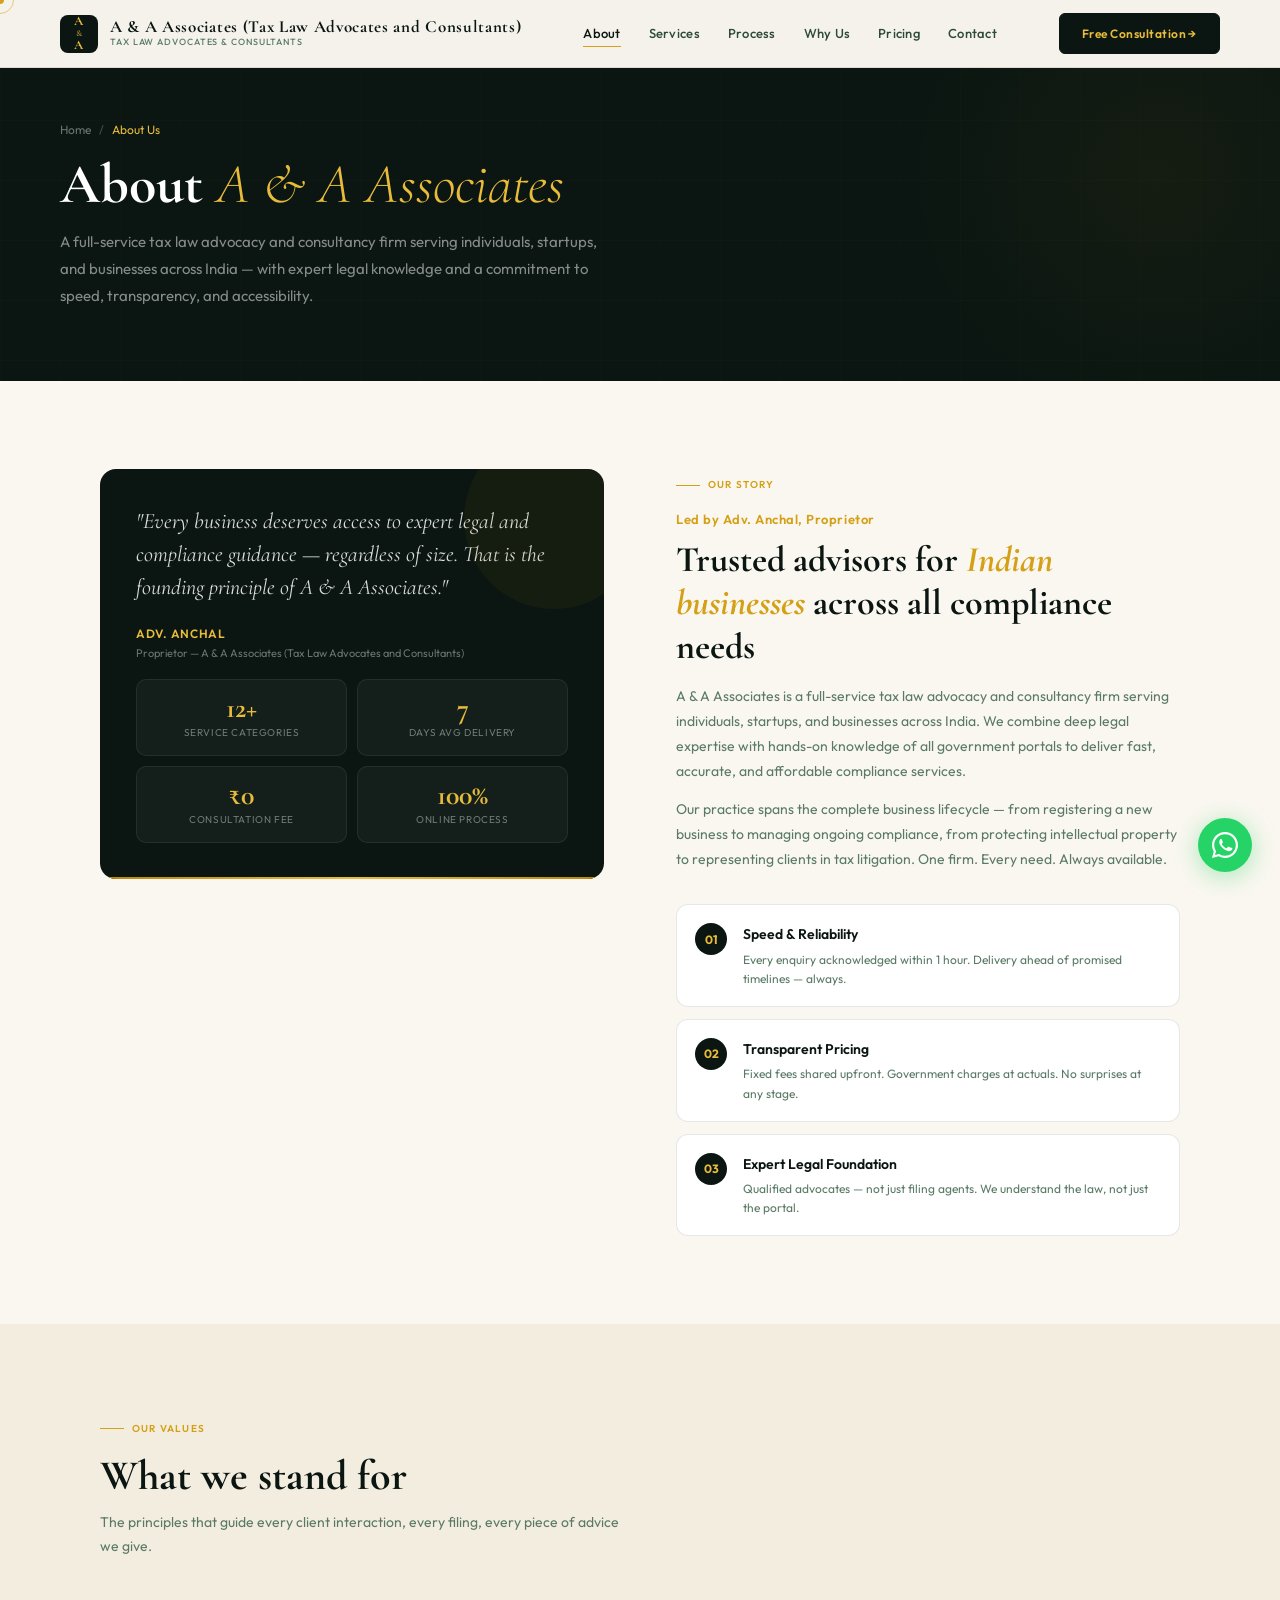
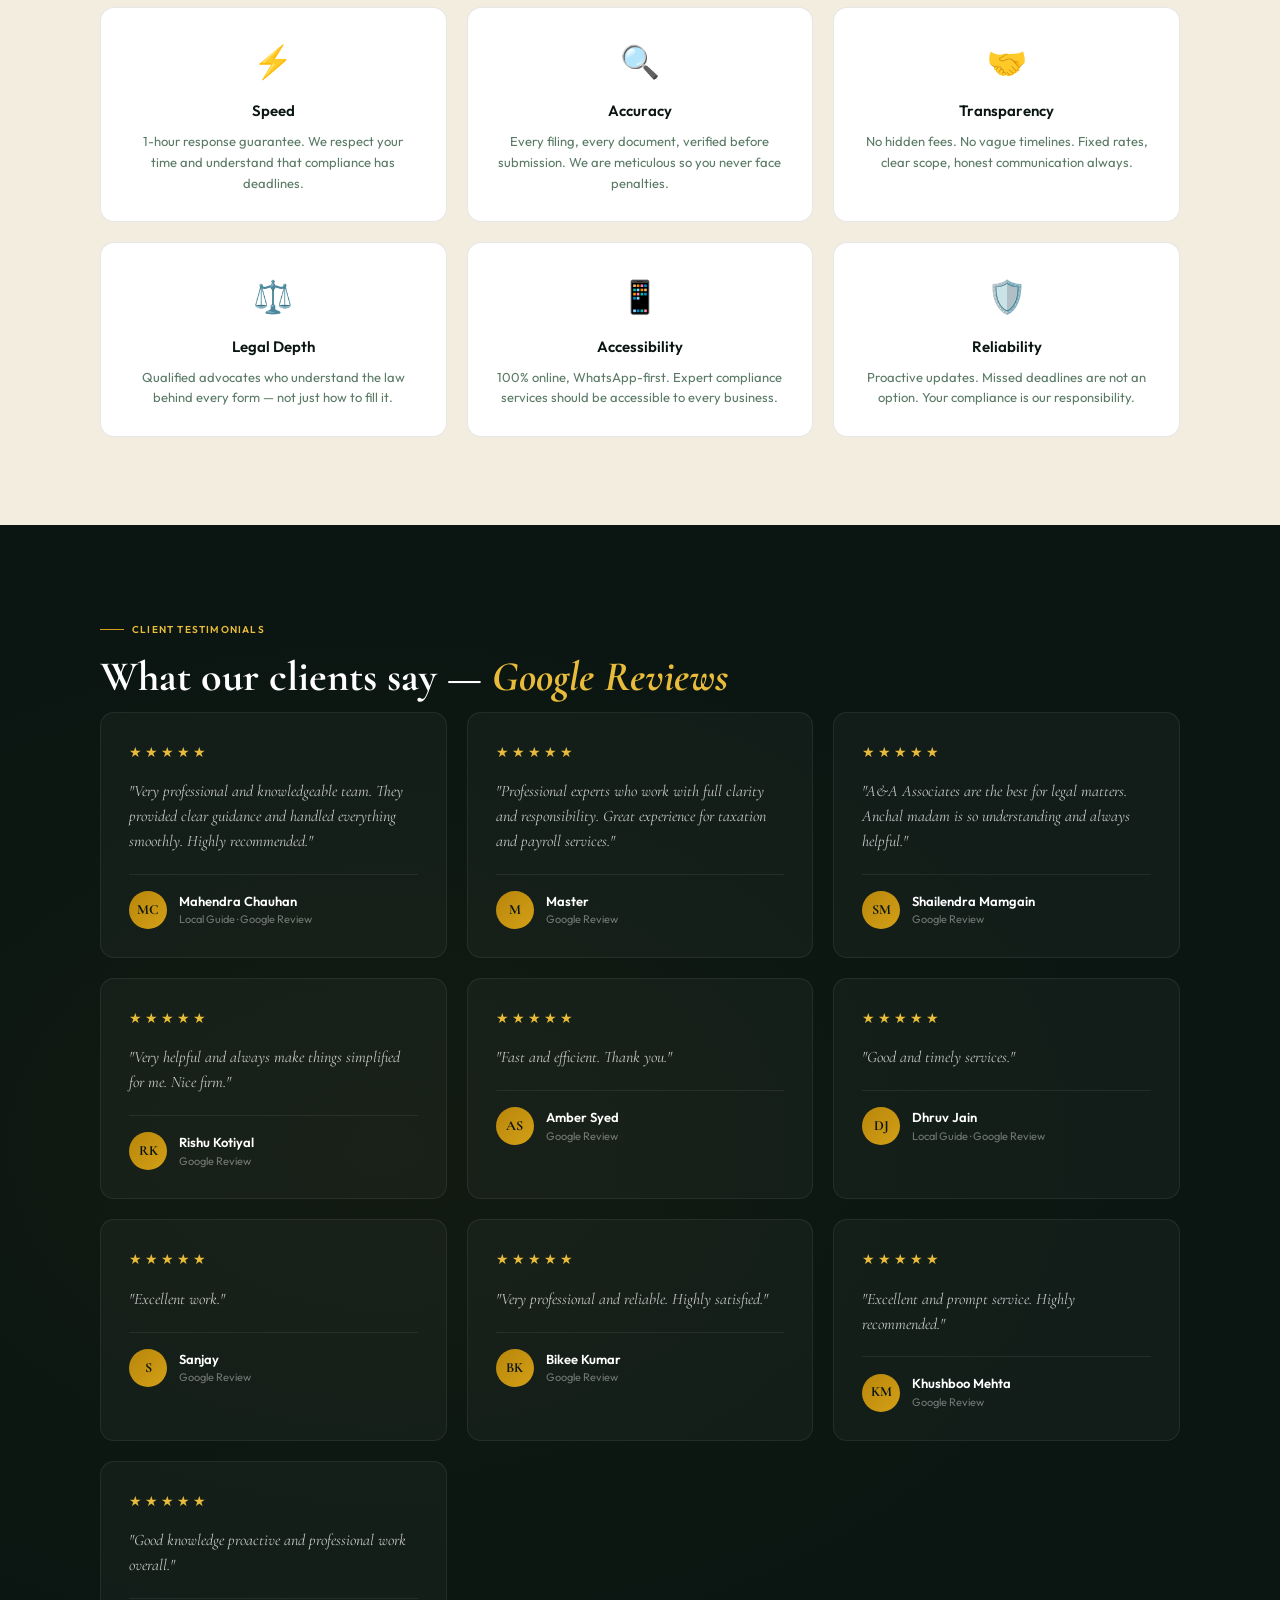
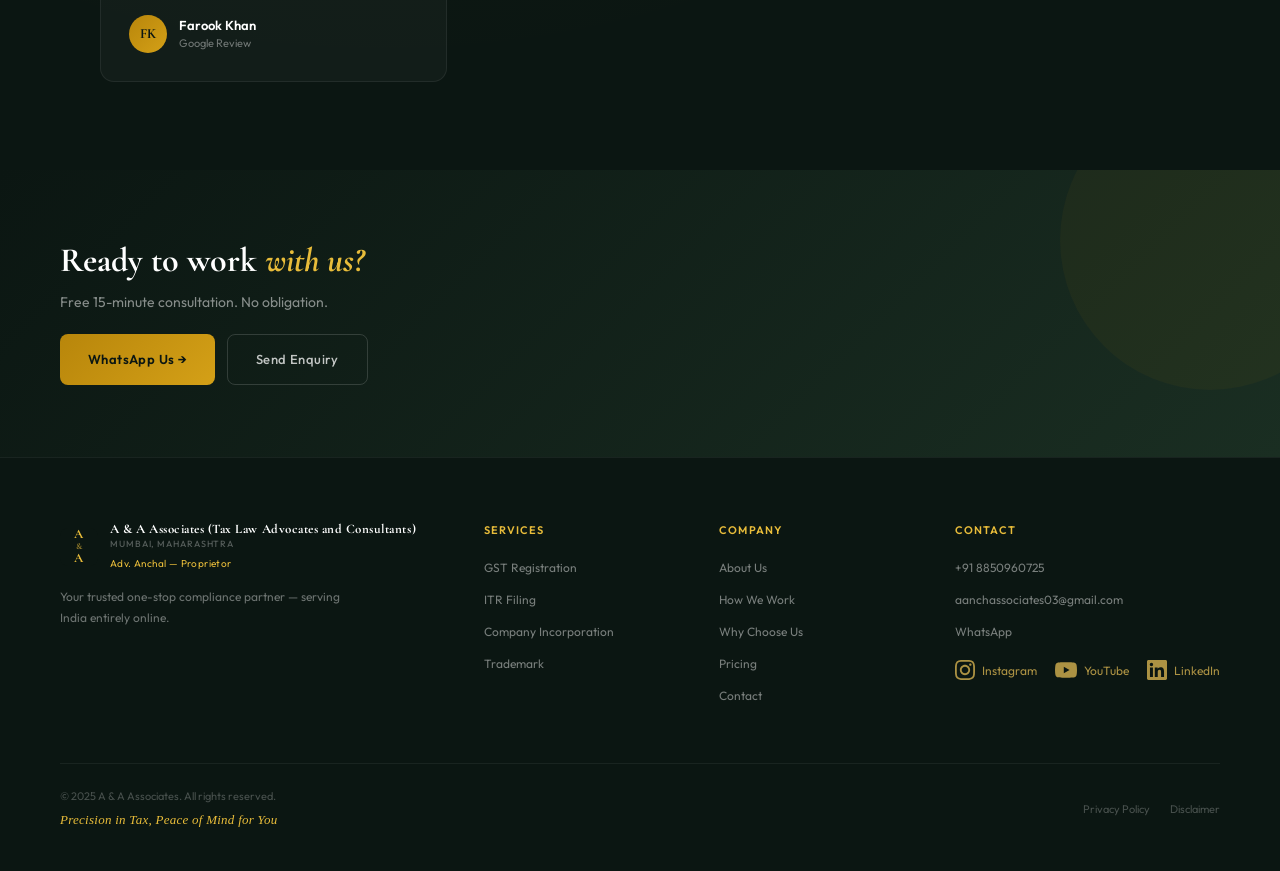
<file: about.html>
<!DOCTYPE html>
<html lang="en">
<script>!function(f,b,e,v,n,t,s){if(f.fbq)return;n=f.fbq=function(){n.callMethod?n.callMethod.apply(n,arguments):n.queue.push(arguments)};if(!f._fbq)f._fbq=n;n.push=n;n.loaded=!0;n.version='2.0';n.queue=[];t=b.createElement(e);t.async=!0;t.src=v;s=b.getElementsByTagName(e)[0];s.parentNode.insertBefore(t,s)}(window,document,'script','https://connect.facebook.net/en_US/fbevents.js');fbq('init','827226239881104');fbq('track','PageView');</script>
<noscript><img height="1" width="1" style="display:none" src="https://www.facebook.com/tr?id=827226239881104&ev=PageView&noscript=1"/></noscript>
<head>
<meta name="facebook-domain-verification" content="8ns4rkksq425lq21bnahoyhoitbpu9"/>
<meta charset="UTF-8"><meta name="viewport" content="width=device-width, initial-scale=1.0">
<title>About Us | A & A Associates — Tax Law Advocates & Consultants</title>
<meta name="description" content="Learn about A & A Associates — a full-service tax law advocacy and consultancy firm based in Mumbai, serving individuals, startups and businesses across India.">

<!-- Google Analytics GA4 -->
<script async src="https://www.googletagmanager.com/gtag/js?id=G-T8LKGTTH0D"></script>
<script>
  window.dataLayer = window.dataLayer || [];
  function gtag(){dataLayer.push(arguments);}
  gtag('js', new Date());
  gtag('config', 'G-T8LKGTTH0D');
</script>

<link href="https://fonts.googleapis.com/css2?family=Cormorant+Garamond:ital,wght@0,300;0,400;0,600;0,700;1,300;1,400;1,600&family=Outfit:wght@300;400;500;600&display=swap" rel="stylesheet">
<link rel="stylesheet" href="style.css">
<style>
.about-grid{display:grid;grid-template-columns:1fr 1fr;gap:72px;align-items:start}
.about-card{background:var(--ink);border-radius:16px;padding:36px;position:relative;overflow:hidden}
.about-card::before{content:'';position:absolute;top:-40px;right:-40px;width:180px;height:180px;border-radius:50%;background:rgba(184,134,11,0.06)}
.about-card::after{content:'';position:absolute;bottom:0;left:0;right:0;height:2px;background:linear-gradient(90deg,var(--gold),var(--gold3),var(--gold))}
.about-card blockquote{font-family:'Cormorant Garamond',serif;font-size:22px;font-style:italic;color:rgba(255,255,255,0.85);line-height:1.5;margin-bottom:20px}
.about-stats{display:grid;grid-template-columns:1fr 1fr;gap:10px;margin-top:16px}
.as-item{background:rgba(255,255,255,0.04);border:1px solid rgba(255,255,255,0.07);border-radius:10px;padding:14px;text-align:center}
.as-val{font-family:'Cormorant Garamond',serif;font-size:28px;font-weight:700;color:var(--gold3);line-height:1}
.as-lbl{font-size:10px;color:rgba(255,255,255,0.4);text-transform:uppercase;letter-spacing:.06em;margin-top:3px}
.pillars{display:flex;flex-direction:column;gap:12px;margin-top:32px}
.pillar{display:flex;gap:16px;align-items:flex-start;padding:18px;background:var(--white);border:1px solid var(--border);border-radius:12px;transition:all .3s}
.pillar:hover{border-color:var(--gold3);box-shadow:var(--shadow)}
.pillar-num{width:32px;height:32px;border-radius:50%;background:var(--ink);color:var(--gold3);font-size:12px;font-weight:700;display:flex;align-items:center;justify-content:center;flex-shrink:0}
.pillar h4{font-size:14px;font-weight:600;color:var(--ink);margin-bottom:4px}
.pillar p{font-size:12px;color:var(--ink4);line-height:1.6}
.values-grid{display:grid;grid-template-columns:repeat(3,1fr);gap:20px;margin-top:0}
.value-card{padding:28px;background:var(--white);border:1px solid var(--border);border-radius:14px;transition:all .3s;text-align:center}
.value-card:hover{transform:translateY(-4px);box-shadow:var(--shadow)}
.value-icon{font-size:32px;margin-bottom:12px}
.value-card h3{font-size:15px;font-weight:600;color:var(--ink);margin-bottom:8px}
.value-card p{font-size:13px;color:var(--ink4);line-height:1.6}
.tgrid{display:grid;grid-template-columns:repeat(3,1fr);gap:20px;margin-top:0}
.testimonials-bg{background:var(--ink);padding:88px 0;position:relative;overflow:hidden}
.testimonials-bg::before{content:'';position:absolute;inset:0;background:radial-gradient(ellipse at 30% 50%,rgba(184,134,11,0.04),transparent 60%)}
.testimonials-inner{padding:0 60px;max-width:1200px;margin:0 auto}
.testimonials-inner .section-title{color:var(--white)}
.testimonials-inner .section-title em{color:var(--gold3)}
.testimonials-inner .sl-text{color:var(--gold3)}
.tcard{background:rgba(255,255,255,0.03);border:1px solid rgba(255,255,255,0.07);border-radius:14px;padding:28px;transition:all .3s}
.tcard:hover{background:rgba(255,255,255,0.05);border-color:rgba(184,134,11,0.2);transform:translateY(-4px)}
.tcard-stars{display:flex;gap:3px;margin-bottom:16px}
.star{color:var(--gold3);font-size:14px}
.tcard-text{font-family:'Cormorant Garamond',serif;font-size:16px;font-style:italic;color:rgba(255,255,255,0.75);line-height:1.55;margin-bottom:20px}
.tcard-author{display:flex;align-items:center;gap:12px;padding-top:16px;border-top:1px solid rgba(255,255,255,0.07)}
.ta-avatar{width:38px;height:38px;border-radius:50%;background:linear-gradient(135deg,var(--gold),var(--gold2));display:flex;align-items:center;justify-content:center;font-family:'Cormorant Garamond',serif;font-size:14px;font-weight:700;color:var(--ink);flex-shrink:0}
.ta-name{font-size:13px;font-weight:600;color:var(--white)}
.ta-biz{font-size:11px;color:rgba(255,255,255,0.4)}
@media(max-width:1024px){.about-grid{grid-template-columns:1fr}.values-grid{grid-template-columns:1fr 1fr}.tgrid{grid-template-columns:1fr 1fr}.testimonials-inner{padding:0 32px}}
@media(max-width:768px){.values-grid{grid-template-columns:1fr}.tgrid{grid-template-columns:1fr}.testimonials-inner{padding:0 24px}}
</style>
</head>
<body>
<div class="cursor" id="cursor"></div><div class="cursor-ring" id="cursorRing"></div>
<nav id="navbar" class="solid">
  <a class="nav-logo" href="index.html"><div class="nav-logo-mark"><span>A</span><span style="font-size:9px;opacity:.6">&amp;</span><span>A</span></div><div class="nav-logo-text"><div class="nav-logo-name">A & A Associates (Tax Law Advocates and Consultants)</div><div class="nav-logo-sub">Tax Law Advocates & Consultants</div></div></a>
  <div class="nav-links"><a href="about.html" class="active">About</a><a href="services.html">Services</a><a href="process.html">Process</a><a href="why-us.html">Why Us</a><a href="pricing.html">Pricing</a><a href="contact.html">Contact</a></div>
  <a href="https://wa.me/918850960725" class="nav-cta" target="_blank" onclick="fbq('track','Lead',{content_name:'Nav Free Consultation - About',content_category:'ITR / Tax Services'})">Free Consultation →</a>
  <div class="hamburger" id="hamburger" onclick="toggleMenu()"><span></span><span></span><span></span></div>
</nav>
<div class="mobile-menu" id="mobileMenu"><a href="about.html" class="active" onclick="toggleMenu()">About</a><a href="services.html" onclick="toggleMenu()">Services</a><a href="process.html" onclick="toggleMenu()">Process</a><a href="why-us.html" onclick="toggleMenu()">Why Us</a><a href="pricing.html" onclick="toggleMenu()">Pricing</a><a href="contact.html" onclick="toggleMenu()">Contact</a><a href="https://wa.me/918850960725" class="btn-primary" target="_blank" onclick="toggleMenu();fbq('track','Lead',{content_name:'Mobile Menu - About',content_category:'ITR / Tax Services'})">WhatsApp Us →</a></div>

<div class="page-hero">
  <div class="page-hero-inner">
    <div class="breadcrumb"><a href="index.html">Home</a><span>/</span><span class="current">About Us</span></div>
    <h1>About <em>A & A Associates</em></h1>
    <p>A full-service tax law advocacy and consultancy firm serving individuals, startups, and businesses across India — with expert legal knowledge and a commitment to speed, transparency, and accessibility.</p>
  </div>
</div>

<section>
  <div class="section">
    <div class="about-grid">
      <div class="reveal">
        <div class="about-card">
          <blockquote>"Every business deserves access to expert legal and compliance guidance — regardless of size. That is the founding principle of A & A Associates."</blockquote>
          <div style="font-size:12px;font-weight:600;color:var(--gold3);letter-spacing:.06em;text-transform:uppercase">Adv. Anchal</div>
          <div style="font-size:11px;color:rgba(255,255,255,0.4);margin-top:2px">Proprietor — A & A Associates (Tax Law Advocates and Consultants)</div>
          <div class="about-stats">
            <div class="as-item"><div class="as-val">12+</div><div class="as-lbl">Service Categories</div></div>
            <div class="as-item"><div class="as-val">7</div><div class="as-lbl">Days Avg Delivery</div></div>
            <div class="as-item"><div class="as-val">₹0</div><div class="as-lbl">Consultation Fee</div></div>
            <div class="as-item"><div class="as-val">100%</div><div class="as-lbl">Online Process</div></div>
          </div>
        </div>
      </div>
      <div class="reveal reveal-delay-2">
        <div class="section-label"><div class="sl-line"></div><div class="sl-text">Our story</div></div>
        <p style="font-size:13px;font-weight:600;color:var(--gold2);letter-spacing:.04em;margin-bottom:8px">Led by Adv. Anchal, Proprietor</p><h2 style="font-family:'Cormorant Garamond',serif;font-size:36px;font-weight:700;color:var(--ink);line-height:1.2;margin-bottom:16px">Trusted advisors for <em style="font-style:italic;color:var(--gold2)">Indian businesses</em> across all compliance needs</h2>
        <div style="font-size:14px;color:var(--ink4);line-height:1.8;margin-bottom:24px">
          <p style="margin-bottom:12px">A & A Associates is a full-service tax law advocacy and consultancy firm serving individuals, startups, and businesses across India. We combine deep legal expertise with hands-on knowledge of all government portals to deliver fast, accurate, and affordable compliance services.</p>
          <p>Our practice spans the complete business lifecycle — from registering a new business to managing ongoing compliance, from protecting intellectual property to representing clients in tax litigation. One firm. Every need. Always available.</p>
        </div>
        <div class="pillars">
          <div class="pillar"><div class="pillar-num">01</div><div><h4>Speed & Reliability</h4><p>Every enquiry acknowledged within 1 hour. Delivery ahead of promised timelines — always.</p></div></div>
          <div class="pillar"><div class="pillar-num">02</div><div><h4>Transparent Pricing</h4><p>Fixed fees shared upfront. Government charges at actuals. No surprises at any stage.</p></div></div>
          <div class="pillar"><div class="pillar-num">03</div><div><h4>Expert Legal Foundation</h4><p>Qualified advocates — not just filing agents. We understand the law, not just the portal.</p></div></div>
        </div>
      </div>
    </div>
  </div>
</section>

<section style="background:var(--cream2);padding:88px 0">
  <div style="max-width:1200px;margin:0 auto;padding:0 60px">
    <div class="section-label reveal"><div class="sl-line"></div><div class="sl-text">Our values</div></div>
    <h2 class="section-title reveal">What we stand for</h2>
    <p class="section-sub reveal">The principles that guide every client interaction, every filing, every piece of advice we give.</p>
    <div class="values-grid">
      <div class="value-card reveal"><div class="value-icon">⚡</div><h3>Speed</h3><p>1-hour response guarantee. We respect your time and understand that compliance has deadlines.</p></div>
      <div class="value-card reveal reveal-delay-1"><div class="value-icon">🔍</div><h3>Accuracy</h3><p>Every filing, every document, verified before submission. We are meticulous so you never face penalties.</p></div>
      <div class="value-card reveal reveal-delay-2"><div class="value-icon">🤝</div><h3>Transparency</h3><p>No hidden fees. No vague timelines. Fixed rates, clear scope, honest communication always.</p></div>
      <div class="value-card reveal"><div class="value-icon">⚖️</div><h3>Legal Depth</h3><p>Qualified advocates who understand the law behind every form — not just how to fill it.</p></div>
      <div class="value-card reveal reveal-delay-1"><div class="value-icon">📱</div><h3>Accessibility</h3><p>100% online, WhatsApp-first. Expert compliance services should be accessible to every business.</p></div>
      <div class="value-card reveal reveal-delay-2"><div class="value-icon">🛡️</div><h3>Reliability</h3><p>Proactive updates. Missed deadlines are not an option. Your compliance is our responsibility.</p></div>
    </div>
  </div>
</section>

<div id="testimonials" class="testimonials-bg">
  <div class="testimonials-inner">
    <div class="section-label reveal"><div class="sl-line"></div><div class="sl-text">Client Testimonials</div></div>
    <h2 class="section-title reveal">What our clients say — <em>Google Reviews</em></h2>
    <div class="tgrid">
      <div class="tcard reveal"><div class="tcard-stars"><span class="star">★</span><span class="star">★</span><span class="star">★</span><span class="star">★</span><span class="star">★</span></div><div class="tcard-text">"Very professional and knowledgeable team. They provided clear guidance and handled everything smoothly. Highly recommended."</div><div class="tcard-author"><div class="ta-avatar">MC</div><div><div class="ta-name">Mahendra Chauhan</div><div class="ta-biz">Local Guide · Google Review</div></div></div></div>
      <div class="tcard reveal reveal-delay-1"><div class="tcard-stars"><span class="star">★</span><span class="star">★</span><span class="star">★</span><span class="star">★</span><span class="star">★</span></div><div class="tcard-text">"Professional experts who work with full clarity and responsibility. Great experience for taxation and payroll services."</div><div class="tcard-author"><div class="ta-avatar">M</div><div><div class="ta-name">Master</div><div class="ta-biz">Google Review</div></div></div></div>
      <div class="tcard reveal reveal-delay-2"><div class="tcard-stars"><span class="star">★</span><span class="star">★</span><span class="star">★</span><span class="star">★</span><span class="star">★</span></div><div class="tcard-text">"A&A Associates are the best for legal matters. Anchal madam is so understanding and always helpful."</div><div class="tcard-author"><div class="ta-avatar">SM</div><div><div class="ta-name">Shailendra Mamgain</div><div class="ta-biz">Google Review</div></div></div></div>
      <div class="tcard reveal"><div class="tcard-stars"><span class="star">★</span><span class="star">★</span><span class="star">★</span><span class="star">★</span><span class="star">★</span></div><div class="tcard-text">"Very helpful and always make things simplified for me. Nice firm."</div><div class="tcard-author"><div class="ta-avatar">RK</div><div><div class="ta-name">Rishu Kotiyal</div><div class="ta-biz">Google Review</div></div></div></div>
      <div class="tcard reveal reveal-delay-1"><div class="tcard-stars"><span class="star">★</span><span class="star">★</span><span class="star">★</span><span class="star">★</span><span class="star">★</span></div><div class="tcard-text">"Fast and efficient. Thank you."</div><div class="tcard-author"><div class="ta-avatar">AS</div><div><div class="ta-name">Amber Syed</div><div class="ta-biz">Google Review</div></div></div></div>
      <div class="tcard reveal reveal-delay-2"><div class="tcard-stars"><span class="star">★</span><span class="star">★</span><span class="star">★</span><span class="star">★</span><span class="star">★</span></div><div class="tcard-text">"Good and timely services."</div><div class="tcard-author"><div class="ta-avatar">DJ</div><div><div class="ta-name">Dhruv Jain</div><div class="ta-biz">Local Guide · Google Review</div></div></div></div>
      <div class="tcard reveal"><div class="tcard-stars"><span class="star">★</span><span class="star">★</span><span class="star">★</span><span class="star">★</span><span class="star">★</span></div><div class="tcard-text">"Excellent work."</div><div class="tcard-author"><div class="ta-avatar">S</div><div><div class="ta-name">Sanjay</div><div class="ta-biz">Google Review</div></div></div></div>
      <div class="tcard reveal reveal-delay-1"><div class="tcard-stars"><span class="star">★</span><span class="star">★</span><span class="star">★</span><span class="star">★</span><span class="star">★</span></div><div class="tcard-text">"Very professional and reliable. Highly satisfied."</div><div class="tcard-author"><div class="ta-avatar">BK</div><div><div class="ta-name">Bikee Kumar</div><div class="ta-biz">Google Review</div></div></div></div>
      <div class="tcard reveal reveal-delay-2"><div class="tcard-stars"><span class="star">★</span><span class="star">★</span><span class="star">★</span><span class="star">★</span><span class="star">★</span></div><div class="tcard-text">"Excellent and prompt service. Highly recommended."</div><div class="tcard-author"><div class="ta-avatar">KM</div><div><div class="ta-name">Khushboo Mehta</div><div class="ta-biz">Google Review</div></div></div></div>
      <div class="tcard reveal"><div class="tcard-stars"><span class="star">★</span><span class="star">★</span><span class="star">★</span><span class="star">★</span><span class="star">★</span></div><div class="tcard-text">"Good knowledge proactive and professional work overall."</div><div class="tcard-author"><div class="ta-avatar">FK</div><div><div class="ta-name">Farook Khan</div><div class="ta-biz">Google Review</div></div></div></div>
    </div>
  </div>
</div>

<div class="cta-strip"><div class="cta-inner"><div class="cta-left reveal"><h2 class="section-title">Ready to work <em>with us?</em></h2><p>Free 15-minute consultation. No obligation.</p><div class="cta-actions"><a href="https://wa.me/918850960725" class="btn-primary" target="_blank" onclick="fbq('track','Lead',{content_name:'Bottom CTA - About',content_category:'ITR / Tax Services'})">WhatsApp Us →</a><a href="contact.html" class="btn-secondary-light">Send Enquiry</a></div></div></div></div>

<footer><div class="footer-inner"><div class="footer-top"><div class="footer-brand"><a class="nav-logo" href="index.html"><div class="nav-logo-mark"><span>A</span><span style="font-size:9px;opacity:.6">&amp;</span><span>A</span></div><div class="nav-logo-text"><div class="nav-logo-name" style="color:#fff;font-size:13px;line-height:1.2">A & A Associates (Tax Law Advocates and Consultants)</div><div class="nav-logo-sub" style="color:rgba(255,255,255,.3)">Mumbai, Maharashtra</div><div style="font-size:10px;color:var(--gold3);margin-top:4px;letter-spacing:.04em">Adv. Anchal — Proprietor</div></div></a><p class="footer-desc">Your trusted one-stop compliance partner — serving India entirely online.</p></div><div class="footer-col"><h5>Services</h5><ul><li><a href="services.html#gst">GST Registration</a></li><li><a href="services.html#itr">ITR Filing</a></li><li><a href="services.html#company">Company Incorporation</a></li><li><a href="services.html#trademark">Trademark</a></li></ul></div><div class="footer-col"><h5>Company</h5><ul><li><a href="about.html">About Us</a></li><li><a href="process.html">How We Work</a></li><li><a href="why-us.html">Why Choose Us</a></li><li><a href="pricing.html">Pricing</a></li><li><a href="contact.html">Contact</a></li></ul></div><div class="footer-col"><h5>Contact</h5><ul><li><a href="tel:+918850960725">+91 8850960725</a></li><li><a href="mailto:aanchassociates03@gmail.com">aanchassociates03@gmail.com</a></li><li><a href="https://wa.me/918850960725" target="_blank">WhatsApp</a></li></ul><div class="footer-social"><a href="https://www.instagram.com/aanchassociates" target="_blank" rel="noopener" aria-label="Instagram"><svg xmlns="http://www.w3.org/2000/svg" width="20" height="20" viewBox="0 0 24 24" fill="currentColor"><path d="M12 2.163c3.204 0 3.584.012 4.85.07 3.252.148 4.771 1.691 4.919 4.919.058 1.265.069 1.645.069 4.849 0 3.205-.012 3.584-.069 4.849-.149 3.225-1.664 4.771-4.919 4.919-1.266.058-1.644.07-4.85.07-3.204 0-3.584-.012-4.849-.07-3.26-.149-4.771-1.699-4.919-4.92-.058-1.265-.07-1.644-.07-4.849 0-3.204.013-3.583.07-4.849.149-3.227 1.664-4.771 4.919-4.919 1.266-.057 1.645-.069 4.849-.069zm0-2.163c-3.259 0-3.667.014-4.947.072-4.358.2-6.78 2.618-6.98 6.98-.059 1.281-.073 1.689-.073 4.948 0 3.259.014 3.668.072 4.948.2 4.358 2.618 6.78 6.98 6.98 1.281.058 1.689.072 4.948.072 3.259 0 3.668-.014 4.948-.072 4.354-.2 6.782-2.618 6.979-6.98.059-1.28.073-1.689.073-4.948 0-3.259-.014-3.667-.072-4.947-.196-4.354-2.617-6.78-6.979-6.98-1.281-.059-1.69-.073-4.949-.073zm0 5.838c-3.403 0-6.162 2.759-6.162 6.162s2.759 6.163 6.162 6.163 6.162-2.759 6.162-6.163c0-3.403-2.759-6.162-6.162-6.162zm0 10.162c-2.209 0-4-1.79-4-4 0-2.209 1.791-4 4-4s4 1.791 4 4c0 2.21-1.791 4-4 4zm6.406-11.845c-.796 0-1.441.645-1.441 1.44s.645 1.44 1.441 1.44c.795 0 1.439-.645 1.439-1.44s-.644-1.44-1.439-1.44z"/></svg> Instagram</a><a href="https://www.youtube.com/@aanchassociates" target="_blank" rel="noopener" aria-label="YouTube"><svg xmlns="http://www.w3.org/2000/svg" width="22" height="22" viewBox="0 0 24 24" fill="currentColor"><path d="M23.495 6.205a3.007 3.007 0 0 0-2.088-2.088c-1.87-.501-9.396-.501-9.396-.501s-7.507-.01-9.396.501A3.007 3.007 0 0 0 .527 6.205a31.247 31.247 0 0 0-.522 5.805 31.247 31.247 0 0 0 .522 5.783 3.007 3.007 0 0 0 2.088 2.088c1.868.502 9.396.502 9.396.502s7.506 0 9.396-.502a3.007 3.007 0 0 0 2.088-2.088 31.247 31.247 0 0 0 .5-5.783 31.247 31.247 0 0 0-.5-5.805zM9.609 15.601V8.408l6.264 3.602z"/></svg> YouTube</a><a href="https://www.linkedin.com/in/aanchal-nasta-7164a220b" target="_blank" rel="noopener" aria-label="LinkedIn"><svg xmlns="http://www.w3.org/2000/svg" width="20" height="20" viewBox="0 0 24 24" fill="currentColor"><path d="M20.447 20.452h-3.554v-5.569c0-1.328-.027-3.037-1.852-3.037-1.853 0-2.136 1.445-2.136 2.939v5.667H9.351V9h3.414v1.561h.046c.477-.9 1.637-1.85 3.37-1.85 3.601 0 4.267 2.37 4.267 5.455v6.286zM5.337 7.433a2.062 2.062 0 0 1-2.063-2.065 2.064 2.064 0 1 1 2.063 2.065zm1.782 13.019H3.555V9h3.564v11.452zM22.225 0H1.771C.792 0 0 .774 0 1.729v20.542C0 23.227.792 24 1.771 24h20.451C23.2 24 24 23.227 24 22.271V1.729C24 .774 23.2 0 22.222 0h.003z"/></svg> LinkedIn</a></div></div></div><div class="footer-bottom"><div><div class="footer-copy">© 2025 A & A Associates. All rights reserved.</div><div style="font-size:13px;color:var(--gold3);font-style:italic;margin-top:4px;font-family:'Georgia',serif;letter-spacing:.02em">Precision in Tax, Peace of Mind for You</div></div><div class="footer-links"><a href="#">Privacy Policy</a><a href="#">Disclaimer</a></div></div></div></footer>
<div class="wa-float"><div class="wa-tooltip">Chat on WhatsApp</div><a class="wa-btn" href="https://wa.me/918850960725" target="_blank" onclick="fbq('track','Lead',{content_name:'Float Button - About',content_category:'ITR / Tax Services'})"><svg viewBox="0 0 32 32"><path d="M16.004 0C7.164 0 0 7.16 0 15.996c0 2.8.733 5.572 2.132 7.992L0 32l8.236-2.104A16.003 16.003 0 0 0 16 32c8.836 0 16-7.16 16-15.996S24.836 0 16.004 0zm0 29.28a13.279 13.279 0 0 1-6.788-1.856l-.488-.292-5.044 1.288 1.32-4.9-.32-.504A13.236 13.236 0 0 1 2.72 16c0-7.332 5.96-13.292 13.28-13.292 7.32 0 13.28 5.96 13.28 13.292 0 7.332-5.96 13.28-13.276 13.28zm7.272-9.948c-.4-.2-2.356-1.16-2.72-1.296-.364-.132-.628-.2-.892.2-.264.4-1.024 1.296-1.256 1.564-.232.264-.46.296-.86.1-.4-.196-1.688-.624-3.216-1.988-1.188-1.06-1.988-2.372-2.22-2.772-.232-.4-.024-.616.176-.816.18-.18.4-.464.6-.696.2-.232.264-.4.396-.664.132-.264.064-.496-.032-.696-.1-.2-.892-2.148-1.22-2.94-.32-.768-.648-.664-.892-.676-.228-.012-.492-.016-.756-.016-.264 0-.692.1-.1056.496-.364.396-1.388 1.356-1.388 3.308 0 1.956 1.42 3.84 1.62 4.104.2.264 2.796 4.268 6.776 5.98.948.408 1.688.652 2.264.836.952.3 1.82.26 2.504.16.764-.116 2.356-.964 2.688-1.892.336-.928.336-1.724.232-1.892-.1-.172-.36-.268-.76-.468z"/></svg></a></div>
<script>
const cursor=document.getElementById('cursor'),ring=document.getElementById('cursorRing');
document.addEventListener('mousemove',e=>{cursor.style.left=e.clientX+'px';cursor.style.top=e.clientY+'px';setTimeout(()=>{ring.style.left=e.clientX+'px';ring.style.top=e.clientY+'px'},60)});
document.querySelectorAll('a,button').forEach(el=>{el.addEventListener('mouseenter',()=>{cursor.style.transform='translate(-50%,-50%) scale(2)';ring.style.opacity='.3'});el.addEventListener('mouseleave',()=>{cursor.style.transform='translate(-50%,-50%) scale(1)';ring.style.opacity='.5'})});
function toggleMenu(){document.getElementById('mobileMenu').classList.toggle('open')}
const obs=new IntersectionObserver(e=>{e.forEach(x=>{if(x.isIntersecting){x.target.classList.add('visible');obs.unobserve(x.target)}})},{threshold:.1});
document.querySelectorAll('.reveal').forEach(el=>obs.observe(el));
if('ontouchstart' in window){cursor.style.display='none';ring.style.display='none';}
</script>
<script src="pixel-events.js"></script>
</body></html>
</file>
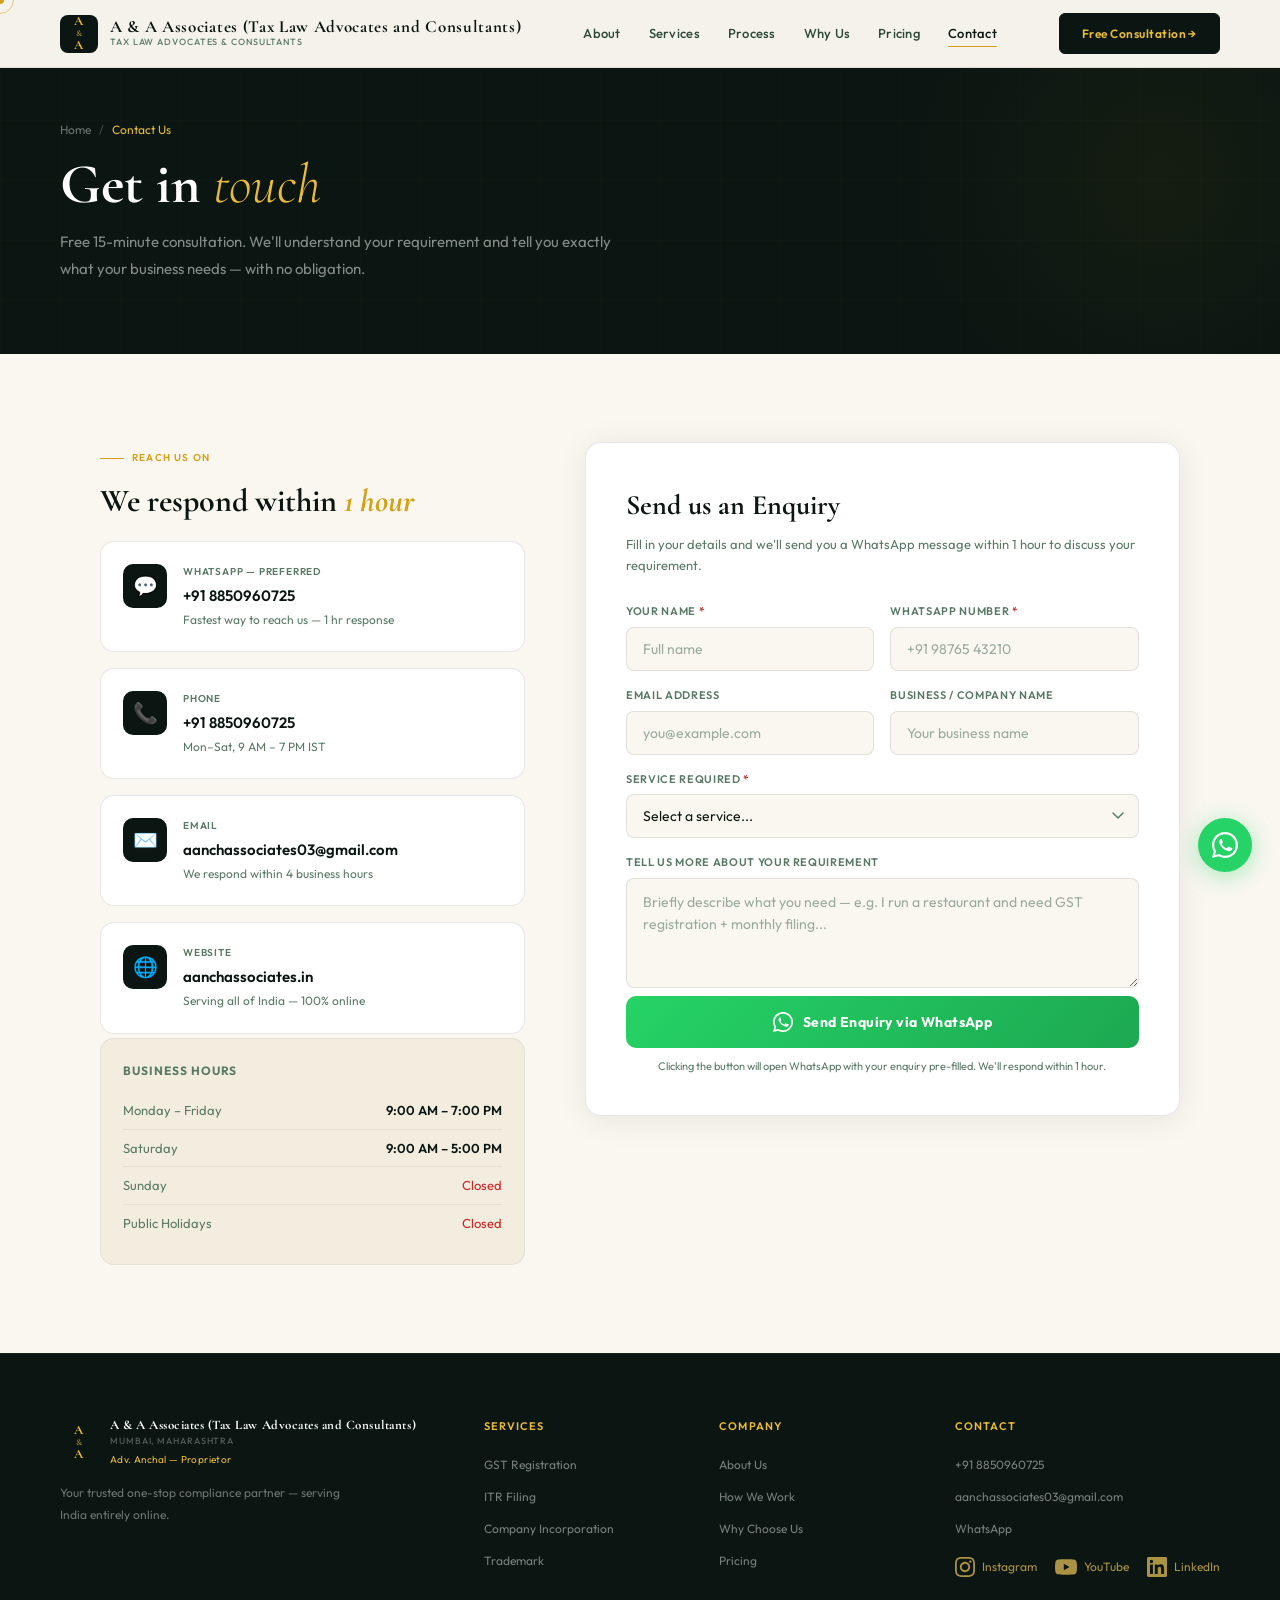
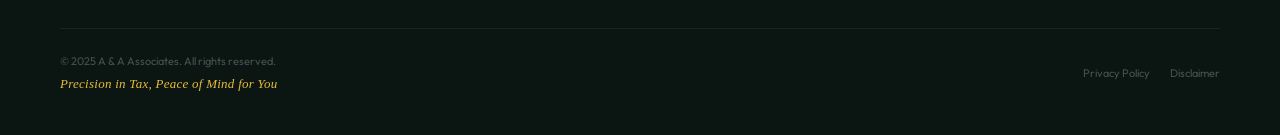
<file: contact.html>
<!DOCTYPE html>
<html lang="en">
<script>!function(f,b,e,v,n,t,s){if(f.fbq)return;n=f.fbq=function(){n.callMethod?n.callMethod.apply(n,arguments):n.queue.push(arguments)};if(!f._fbq)f._fbq=n;n.push=n;n.loaded=!0;n.version='2.0';n.queue=[];t=b.createElement(e);t.async=!0;t.src=v;s=b.getElementsByTagName(e)[0];s.parentNode.insertBefore(t,s)}(window,document,'script','https://connect.facebook.net/en_US/fbevents.js');fbq('init','827226239881104');fbq('track','PageView');</script>
<noscript><img height="1" width="1" style="display:none" src="https://www.facebook.com/tr?id=827226239881104&ev=PageView&noscript=1"/></noscript>
<head>
<meta name="facebook-domain-verification" content="8ns4rkksq425lq21bnahoyhoitbpu9"/>
<meta charset="UTF-8"><meta name="viewport" content="width=device-width, initial-scale=1.0">
<title>Contact Us | A &amp; A Associates — Tax Law Advocates &amp; Consultants</title>
<meta name="description" content="Get in touch with A &amp; A Associates. Free consultation via WhatsApp, phone, or email. 1-hour response guaranteed during business hours.">

<!-- Google Analytics GA4 -->
<script async src="https://www.googletagmanager.com/gtag/js?id=G-T8LKGTTH0D"></script>
<script>
  window.dataLayer = window.dataLayer || [];
  function gtag(){dataLayer.push(arguments);}
  gtag('js', new Date());
  gtag('config', 'G-T8LKGTTH0D');
</script>

<link href="https://fonts.googleapis.com/css2?family=Cormorant+Garamond:ital,wght@0,300;0,400;0,600;0,700;1,300;1,400;1,600&family=Outfit:wght@300;400;500;600&display=swap" rel="stylesheet">
<link rel="stylesheet" href="style.css">
<style>
.contact-grid{display:grid;grid-template-columns:1fr 1.4fr;gap:60px;align-items:start}
.contact-info{display:flex;flex-direction:column;gap:16px}
.ci-card{background:var(--white);border:1px solid var(--border);border-radius:14px;padding:22px;display:flex;gap:16px;align-items:flex-start;transition:all .3s;text-decoration:none;color:inherit}
.ci-card:hover{border-color:var(--gold3);box-shadow:var(--shadow);transform:translateX(4px)}
.ci-icon{width:44px;height:44px;border-radius:10px;background:var(--ink);display:flex;align-items:center;justify-content:center;font-size:20px;flex-shrink:0}
.ci-label{font-size:10px;font-weight:600;letter-spacing:.08em;text-transform:uppercase;color:var(--ink4);margin-bottom:4px}
.ci-val{font-size:15px;font-weight:600;color:var(--ink)}
.ci-sub{font-size:12px;color:var(--ink4);margin-top:2px}
.hours-card{background:var(--cream2);border:1px solid var(--border2);border-radius:14px;padding:22px;margin-top:4px}
.hours-card h4{font-size:12px;font-weight:700;letter-spacing:.08em;text-transform:uppercase;color:var(--ink4);margin-bottom:12px}
.hours-row{display:flex;justify-content:space-between;padding:8px 0;border-bottom:1px solid var(--border2);font-size:13px}
.hours-row:last-child{border-bottom:none}
.hours-day{color:var(--ink4)}
.hours-time{font-weight:600;color:var(--ink)}
.hours-time.closed{color:#c62828;font-weight:400}
.contact-form-card{background:var(--white);border:1px solid var(--border);border-radius:16px;padding:40px;box-shadow:var(--shadow)}
.form-title{font-family:'Cormorant Garamond',serif;font-size:28px;font-weight:700;color:var(--ink);margin-bottom:6px}
.form-sub{font-size:13px;color:var(--ink4);margin-bottom:28px;line-height:1.6}
.form-grid{display:grid;grid-template-columns:1fr 1fr;gap:16px}
.form-group{display:flex;flex-direction:column;gap:6px}
.form-group.full{grid-column:1/-1}
.form-label{font-size:11px;font-weight:600;letter-spacing:.06em;text-transform:uppercase;color:var(--ink4)}
.form-label span{color:#c62828}
.form-input,.form-select,.form-textarea{border:1.5px solid var(--border);border-radius:8px;padding:12px 16px;font-family:'Outfit',sans-serif;font-size:14px;color:var(--ink);background:var(--cream);transition:border-color .2s;outline:none;width:100%}
.form-input:focus,.form-select:focus,.form-textarea:focus{border-color:var(--gold2);background:var(--white)}
.form-input::placeholder,.form-textarea::placeholder{color:var(--ink4);opacity:.6}
.form-select{appearance:none;background-image:url("data:image/svg+xml,%3Csvg xmlns='http://www.w3.org/2000/svg' width='12' height='8' viewBox='0 0 12 8'%3E%3Cpath d='M1 1l5 5 5-5' stroke='%235a7a66' stroke-width='1.5' fill='none' stroke-linecap='round'/%3E%3C/svg%3E");background-repeat:no-repeat;background-position:right 14px center;cursor:pointer}
.form-textarea{resize:vertical;min-height:110px;line-height:1.6}
.form-submit{display:flex;align-items:center;justify-content:center;gap:10px;background:linear-gradient(135deg,#25d366,#1da851);color:var(--white);border:none;padding:16px 32px;border-radius:10px;font-family:'Outfit',sans-serif;font-size:14px;font-weight:700;cursor:pointer;transition:all .25s;width:100%;margin-top:8px;letter-spacing:.03em}
.form-submit:hover{transform:translateY(-2px);box-shadow:0 8px 32px rgba(37,211,102,0.4)}
.form-submit svg{width:20px;height:20px;fill:white;flex-shrink:0}
.form-note{font-size:11px;color:var(--ink4);text-align:center;margin-top:10px}
.success-msg{display:none;background:#e8f5e9;border:1px solid #a5d6a7;border-radius:10px;padding:20px;text-align:center;margin-top:16px}
.success-msg h4{font-size:16px;font-weight:700;color:#2e7d32;margin-bottom:4px}
.success-msg p{font-size:13px;color:#388e3c}
@media(max-width:1024px){.contact-grid{grid-template-columns:1fr}.form-grid{grid-template-columns:1fr}}
@media(max-width:768px){.contact-form-card{padding:24px}}
</style>
</head>
<body>
<div class="cursor" id="cursor"></div><div class="cursor-ring" id="cursorRing"></div>
<nav id="navbar" class="solid">
  <a class="nav-logo" href="index.html"><div class="nav-logo-mark"><span>A</span><span style="font-size:9px;opacity:.6">&amp;</span><span>A</span></div><div class="nav-logo-text"><div class="nav-logo-name">A &amp; A Associates (Tax Law Advocates and Consultants)</div><div class="nav-logo-sub">Tax Law Advocates &amp; Consultants</div></div></a>
  <div class="nav-links"><a href="about.html">About</a><a href="services.html">Services</a><a href="process.html">Process</a><a href="why-us.html">Why Us</a><a href="pricing.html">Pricing</a><a href="contact.html" class="active">Contact</a></div>
  <a href="https://wa.me/918850960725" class="nav-cta" target="_blank" onclick="fbq('track','Lead',{content_name:'Nav Free Consultation - Contact',content_category:'ITR / Tax Services'})">Free Consultation →</a>
  <div class="hamburger" id="hamburger" onclick="toggleMenu()"><span></span><span></span><span></span></div>
</nav>
<div class="mobile-menu" id="mobileMenu"><a href="about.html" onclick="toggleMenu()">About</a><a href="services.html" onclick="toggleMenu()">Services</a><a href="process.html" onclick="toggleMenu()">Process</a><a href="why-us.html" onclick="toggleMenu()">Why Us</a><a href="pricing.html" onclick="toggleMenu()">Pricing</a><a href="contact.html" class="active" onclick="toggleMenu()">Contact</a><a href="https://wa.me/918850960725" class="btn-primary" target="_blank" onclick="toggleMenu();fbq('track','Lead',{content_name:'Mobile Menu - Contact',content_category:'ITR / Tax Services'})">WhatsApp Us →</a></div>
<div class="page-hero"><div class="page-hero-inner"><div class="breadcrumb"><a href="index.html">Home</a><span>/</span><span class="current">Contact Us</span></div><h1>Get in <em>touch</em></h1><p>Free 15-minute consultation. We'll understand your requirement and tell you exactly what your business needs — with no obligation.</p></div></div>
<section><div class="section"><div class="contact-grid">
<div class="reveal">
  <div class="section-label"><div class="sl-line"></div><div class="sl-text">Reach us on</div></div>
  <h2 style="font-family:'Cormorant Garamond',serif;font-size:32px;font-weight:700;color:var(--ink);line-height:1.2;margin-bottom:20px">We respond within <em style="color:var(--gold2);font-style:italic">1 hour</em></h2>
  <div class="contact-info">
    <a href="https://wa.me/918850960725" class="ci-card" target="_blank" onclick="fbq('track','Lead',{content_name:'WhatsApp Card - Contact',content_category:'ITR / Tax Services'})"><div class="ci-icon">💬</div><div><div class="ci-label">WhatsApp — Preferred</div><div class="ci-val">+91 8850960725</div><div class="ci-sub">Fastest way to reach us — 1 hr response</div></div></a>
    <a href="tel:+918850960725" class="ci-card" onclick="fbq('track','Lead',{content_name:'Phone Call - Contact',content_category:'ITR / Tax Services'})"><div class="ci-icon">📞</div><div><div class="ci-label">Phone</div><div class="ci-val">+91 8850960725</div><div class="ci-sub">Mon–Sat, 9 AM – 7 PM IST</div></div></a>
    <a href="mailto:aanchassociates03@gmail.com" class="ci-card"><div class="ci-icon">✉️</div><div><div class="ci-label">Email</div><div class="ci-val">aanchassociates03@gmail.com</div><div class="ci-sub">We respond within 4 business hours</div></div></a>
    <a href="https://aanchassociates.in" class="ci-card"><div class="ci-icon">🌐</div><div><div class="ci-label">Website</div><div class="ci-val">aanchassociates.in</div><div class="ci-sub">Serving all of India — 100% online</div></div></a>
  </div>
  <div class="hours-card"><h4>Business Hours</h4><div class="hours-row"><span class="hours-day">Monday – Friday</span><span class="hours-time">9:00 AM – 7:00 PM</span></div><div class="hours-row"><span class="hours-day">Saturday</span><span class="hours-time">9:00 AM – 5:00 PM</span></div><div class="hours-row"><span class="hours-day">Sunday</span><span class="hours-time closed">Closed</span></div><div class="hours-row"><span class="hours-day">Public Holidays</span><span class="hours-time closed">Closed</span></div></div>
</div>
<div class="reveal reveal-delay-2">
  <div class="contact-form-card">
    <div class="form-title">Send us an Enquiry</div>
    <div class="form-sub">Fill in your details and we'll send you a WhatsApp message within 1 hour to discuss your requirement.</div>
    <div class="form-grid" id="enquiryForm">
      <div class="form-group"><label class="form-label">Your Name <span>*</span></label><input class="form-input" id="fname" type="text" placeholder="Full name" required></div>
      <div class="form-group"><label class="form-label">WhatsApp Number <span>*</span></label><input class="form-input" id="fphone" type="tel" placeholder="+91 98765 43210" required></div>
      <div class="form-group"><label class="form-label">Email Address</label><input class="form-input" id="femail" type="email" placeholder="you@example.com"></div>
      <div class="form-group"><label class="form-label">Business / Company Name</label><input class="form-input" id="fbusiness" type="text" placeholder="Your business name"></div>
      <div class="form-group full"><label class="form-label">Service Required <span>*</span></label><select class="form-select" id="fservice" required><option value="">Select a service...</option><option>GST Registration</option><option>GST Monthly Filing</option><option>ITR Filing — Salaried</option><option>ITR Filing — Business / Freelancer</option><option>Company / LLP Incorporation</option><option>Trademark Registration</option><option>MSME / Udyam Registration</option><option>FSSAI Food License</option><option>EPF / ESIC Registration &amp; Compliance</option><option>NGO / Trust / Society Registration</option><option>Income Tax Notice / Scrutiny</option><option>Tax Litigation — CIT Appeal / ITAT</option><option>TDS Return Filing</option><option>NRI Taxation Advisory</option><option>Monthly Compliance Retainer</option><option>Other / Not Sure</option></select></div>
      <div class="form-group full"><label class="form-label">Tell us more about your requirement</label><textarea class="form-textarea" id="fmessage" placeholder="Briefly describe what you need — e.g. I run a restaurant and need GST registration + monthly filing..."></textarea></div>
    </div>
    <button class="form-submit" onclick="submitEnquiry()"><svg viewBox="0 0 32 32"><path d="M16.004 0C7.164 0 0 7.16 0 15.996c0 2.8.733 5.572 2.132 7.992L0 32l8.236-2.104A16.003 16.003 0 0 0 16 32c8.836 0 16-7.16 16-15.996S24.836 0 16.004 0zm0 29.28a13.279 13.279 0 0 1-6.788-1.856l-.488-.292-5.044 1.288 1.32-4.9-.32-.504A13.236 13.236 0 0 1 2.72 16c0-7.332 5.96-13.292 13.28-13.292 7.32 0 13.28 5.96 13.28 13.292 0 7.332-5.96 13.28-13.276 13.28zm7.272-9.948c-.4-.2-2.356-1.16-2.72-1.296-.364-.132-.628-.2-.892.2-.264.4-1.024 1.296-1.256 1.564-.232.264-.46.296-.86.1-.4-.196-1.688-.624-3.216-1.988-1.188-1.06-1.988-2.372-2.22-2.772-.232-.4-.024-.616.176-.816.18-.18.4-.464.6-.696.2-.232.264-.4.396-.664.132-.264.064-.496-.032-.696-.1-.2-.892-2.148-1.22-2.94-.32-.768-.648-.664-.892-.676-.228-.012-.492-.016-.756-.016-.264 0-.692.1-.1056.496-.364.396-1.388 1.356-1.388 3.308 0 1.956 1.42 3.84 1.62 4.104.2.264 2.796 4.268 6.776 5.98.948.408 1.688.652 2.264.836.952.3 1.82.26 2.504.16.764-.116 2.356-.964 2.688-1.892.336-.928.336-1.724.232-1.892-.1-.172-.36-.268-.76-.468z"/></svg>Send Enquiry via WhatsApp</button>
    <div class="form-note">Clicking the button will open WhatsApp with your enquiry pre-filled. We'll respond within 1 hour.</div>
    <div class="success-msg" id="successMsg"><h4>✓ Redirecting to WhatsApp!</h4><p>Your enquiry is ready to send. Complete it in WhatsApp and we'll respond within 1 hour.</p></div>
  </div>
</div>
</div></div></section>
<footer><div class="footer-inner"><div class="footer-top"><div class="footer-brand"><a class="nav-logo" href="index.html"><div class="nav-logo-mark"><span>A</span><span style="font-size:9px;opacity:.6">&amp;</span><span>A</span></div><div class="nav-logo-text"><div class="nav-logo-name" style="color:#fff;font-size:13px;line-height:1.2">A &amp; A Associates (Tax Law Advocates and Consultants)</div><div class="nav-logo-sub" style="color:rgba(255,255,255,.3)">Mumbai, Maharashtra</div><div style="font-size:10px;color:var(--gold3);margin-top:4px;letter-spacing:.04em">Adv. Anchal — Proprietor</div></div></a><p class="footer-desc">Your trusted one-stop compliance partner — serving India entirely online.</p></div><div class="footer-col"><h5>Services</h5><ul><li><a href="services.html#gst">GST Registration</a></li><li><a href="services.html#itr">ITR Filing</a></li><li><a href="services.html#company">Company Incorporation</a></li><li><a href="services.html#trademark">Trademark</a></li></ul></div><div class="footer-col"><h5>Company</h5><ul><li><a href="about.html">About Us</a></li><li><a href="process.html">How We Work</a></li><li><a href="why-us.html">Why Choose Us</a></li><li><a href="pricing.html">Pricing</a></li></ul></div><div class="footer-col"><h5>Contact</h5><ul><li><a href="tel:+918850960725">+91 8850960725</a></li><li><a href="mailto:aanchassociates03@gmail.com">aanchassociates03@gmail.com</a></li><li><a href="https://wa.me/918850960725" target="_blank">WhatsApp</a></li></ul><div class="footer-social"><a href="https://www.instagram.com/aanchassociates" target="_blank" rel="noopener" aria-label="Instagram"><svg xmlns="http://www.w3.org/2000/svg" width="20" height="20" viewBox="0 0 24 24" fill="currentColor"><path d="M12 2.163c3.204 0 3.584.012 4.85.07 3.252.148 4.771 1.691 4.919 4.919.058 1.265.069 1.645.069 4.849 0 3.205-.012 3.584-.069 4.849-.149 3.225-1.664 4.771-4.919 4.919-1.266.058-1.644.07-4.85.07-3.204 0-3.584-.012-4.849-.07-3.26-.149-4.771-1.699-4.919-4.92-.058-1.265-.07-1.644-.07-4.849 0-3.204.013-3.583.07-4.849.149-3.227 1.664-4.771 4.919-4.919 1.266-.057 1.645-.069 4.849-.069zm0-2.163c-3.259 0-3.667.014-4.947.072-4.358.2-6.78 2.618-6.98 6.98-.059 1.281-.073 1.689-.073 4.948 0 3.259.014 3.668.072 4.948.2 4.358 2.618 6.78 6.98 6.98 1.281.058 1.689.072 4.948.072 3.259 0 3.668-.014 4.948-.072 4.354-.2 6.782-2.618 6.979-6.98.059-1.28.073-1.689.073-4.948 0-3.259-.014-3.667-.072-4.947-.196-4.354-2.617-6.78-6.979-6.98-1.281-.059-1.69-.073-4.949-.073zm0 5.838c-3.403 0-6.162 2.759-6.162 6.162s2.759 6.163 6.162 6.163 6.162-2.759 6.162-6.163c0-3.403-2.759-6.162-6.162-6.162zm0 10.162c-2.209 0-4-1.79-4-4 0-2.209 1.791-4 4-4s4 1.791 4 4c0 2.21-1.791 4-4 4zm6.406-11.845c-.796 0-1.441.645-1.441 1.44s.645 1.44 1.441 1.44c.795 0 1.439-.645 1.439-1.44s-.644-1.44-1.439-1.44z"/></svg> Instagram</a><a href="https://www.youtube.com/@aanchassociates" target="_blank" rel="noopener" aria-label="YouTube"><svg xmlns="http://www.w3.org/2000/svg" width="22" height="22" viewBox="0 0 24 24" fill="currentColor"><path d="M23.495 6.205a3.007 3.007 0 0 0-2.088-2.088c-1.87-.501-9.396-.501-9.396-.501s-7.507-.01-9.396.501A3.007 3.007 0 0 0 .527 6.205a31.247 31.247 0 0 0-.522 5.805 31.247 31.247 0 0 0 .522 5.783 3.007 3.007 0 0 0 2.088 2.088c1.868.502 9.396.502 9.396.502s7.506 0 9.396-.502a3.007 3.007 0 0 0 2.088-2.088 31.247 31.247 0 0 0 .5-5.783 31.247 31.247 0 0 0-.5-5.805zM9.609 15.601V8.408l6.264 3.602z"/></svg> YouTube</a><a href="https://www.linkedin.com/in/aanchal-nasta-7164a220b" target="_blank" rel="noopener" aria-label="LinkedIn"><svg xmlns="http://www.w3.org/2000/svg" width="20" height="20" viewBox="0 0 24 24" fill="currentColor"><path d="M20.447 20.452h-3.554v-5.569c0-1.328-.027-3.037-1.852-3.037-1.853 0-2.136 1.445-2.136 2.939v5.667H9.351V9h3.414v1.561h.046c.477-.9 1.637-1.85 3.37-1.85 3.601 0 4.267 2.37 4.267 5.455v6.286zM5.337 7.433a2.062 2.062 0 0 1-2.063-2.065 2.064 2.064 0 1 1 2.063 2.065zm1.782 13.019H3.555V9h3.564v11.452zM22.225 0H1.771C.792 0 0 .774 0 1.729v20.542C0 23.227.792 24 1.771 24h20.451C23.2 24 24 23.227 24 22.271V1.729C24 .774 23.2 0 22.222 0h.003z"/></svg> LinkedIn</a></div></div></div><div class="footer-bottom"><div><div class="footer-copy">© 2025 A &amp; A Associates. All rights reserved.</div><div style="font-size:13px;color:var(--gold3);font-style:italic;margin-top:4px;font-family:'Georgia',serif;letter-spacing:.02em">Precision in Tax, Peace of Mind for You</div></div><div class="footer-links"><a href="#">Privacy Policy</a><a href="#">Disclaimer</a></div></div></div></footer>
<div class="wa-float"><div class="wa-tooltip">Chat on WhatsApp</div><a class="wa-btn" href="https://wa.me/918850960725" target="_blank" onclick="fbq('track','Lead',{content_name:'Float Button - Contact',content_category:'ITR / Tax Services'})"><svg viewBox="0 0 32 32"><path d="M16.004 0C7.164 0 0 7.16 0 15.996c0 2.8.733 5.572 2.132 7.992L0 32l8.236-2.104A16.003 16.003 0 0 0 16 32c8.836 0 16-7.16 16-15.996S24.836 0 16.004 0zm0 29.28a13.279 13.279 0 0 1-6.788-1.856l-.488-.292-5.044 1.288 1.32-4.9-.32-.504A13.236 13.236 0 0 1 2.72 16c0-7.332 5.96-13.292 13.28-13.292 7.32 0 13.28 5.96 13.28 13.292 0 7.332-5.96 13.28-13.276 13.28zm7.272-9.948c-.4-.2-2.356-1.16-2.72-1.296-.364-.132-.628-.2-.892.2-.264.4-1.024 1.296-1.256 1.564-.232.264-.46.296-.86.1-.4-.196-1.688-.624-3.216-1.988-1.188-1.06-1.988-2.372-2.22-2.772-.232-.4-.024-.616.176-.816.18-.18.4-.464.6-.696.2-.232.264-.4.396-.664.132-.264.064-.496-.032-.696-.1-.2-.892-2.148-1.22-2.94-.32-.768-.648-.664-.892-.676-.228-.012-.492-.016-.756-.016-.264 0-.692.1-.1056.496-.364.396-1.388 1.356-1.388 3.308 0 1.956 1.42 3.84 1.62 4.104.2.264 2.796 4.268 6.776 5.98.948.408 1.688.652 2.264.836.952.3 1.82.26 2.504.16.764-.116 2.356-.964 2.688-1.892.336-.928.336-1.724.232-1.892-.1-.172-.36-.268-.76-.468z"/></svg></a></div>
<script>
const cursor=document.getElementById('cursor'),ring=document.getElementById('cursorRing');
document.addEventListener('mousemove',e=>{cursor.style.left=e.clientX+'px';cursor.style.top=e.clientY+'px';setTimeout(()=>{ring.style.left=e.clientX+'px';ring.style.top=e.clientY+'px'},60)});
document.querySelectorAll('a,button').forEach(el=>{el.addEventListener('mouseenter',()=>{cursor.style.transform='translate(-50%,-50%) scale(2)';ring.style.opacity='.3'});el.addEventListener('mouseleave',()=>{cursor.style.transform='translate(-50%,-50%) scale(1)';ring.style.opacity='.5'})});
function toggleMenu(){document.getElementById('mobileMenu').classList.toggle('open')}
const obs=new IntersectionObserver(e=>{e.forEach(x=>{if(x.isIntersecting){x.target.classList.add('visible');obs.unobserve(x.target)}})},{threshold:.1});
document.querySelectorAll('.reveal').forEach(el=>obs.observe(el));
if('ontouchstart' in window){cursor.style.display='none';ring.style.display='none';}
function submitEnquiry(){
  const name=document.getElementById('fname').value.trim();
  const phone=document.getElementById('fphone').value.trim();
  const service=document.getElementById('fservice').value;
  if(!name){alert('Please enter your name.');document.getElementById('fname').focus();return;}
  if(!phone){alert('Please enter your WhatsApp number.');document.getElementById('fphone').focus();return;}
  if(!service){alert('Please select a service.');document.getElementById('fservice').focus();return;}
  const email=document.getElementById('femail').value.trim();
  const business=document.getElementById('fbusiness').value.trim();
  const message=document.getElementById('fmessage').value.trim();
  let text=`Hi, I'd like to enquire about your services.%0A%0A`;
  text+=`*Name:* ${encodeURIComponent(name)}%0A`;
  text+=`*Phone:* ${encodeURIComponent(phone)}%0A`;
  if(email) text+=`*Email:* ${encodeURIComponent(email)}%0A`;
  if(business) text+=`*Business:* ${encodeURIComponent(business)}%0A`;
  text+=`*Service Required:* ${encodeURIComponent(service)}%0A`;
  if(message) text+=`%0A*Details:* ${encodeURIComponent(message)}`;
  document.getElementById('successMsg').style.display='block';
  setTimeout(()=>{window.open(`https://wa.me/918850960725?text=${text}`,'_blank');},400);
}
</script>
<script>
  var _enquiryTracked=false;
  var _origSubmit=window.submitEnquiry;
  window.submitEnquiry=function(){if(!_enquiryTracked){fbq('track','Lead',{content_name:'Contact Form - WhatsApp Enquiry',content_category:'ITR / Tax Services'});_enquiryTracked=true;}if(typeof _origSubmit==='function'){_origSubmit.apply(this,arguments);}};
</script>
<script>
  document.querySelectorAll('a[href*="wa.me"], a[href*="tel:"]').forEach(function(link){
    link.addEventListener('click',function(){
      var label='WhatsApp / Phone - Contact Page';
      if(link.href.indexOf('tel:')!==-1){label='Phone Call - Contact Page';}
      else if(link.classList.contains('nav-cta')){label='Nav WhatsApp - Contact Page';}
      else if(link.classList.contains('ci-card')){label='WhatsApp Card - Contact Page';}
      else if(link.classList.contains('wa-btn')){label='Float Button - Contact Page';}
      fbq('track','Lead',{content_name:label,content_category:'ITR / Tax Services'});
    });
  });
</script>
</body></html>
</file>
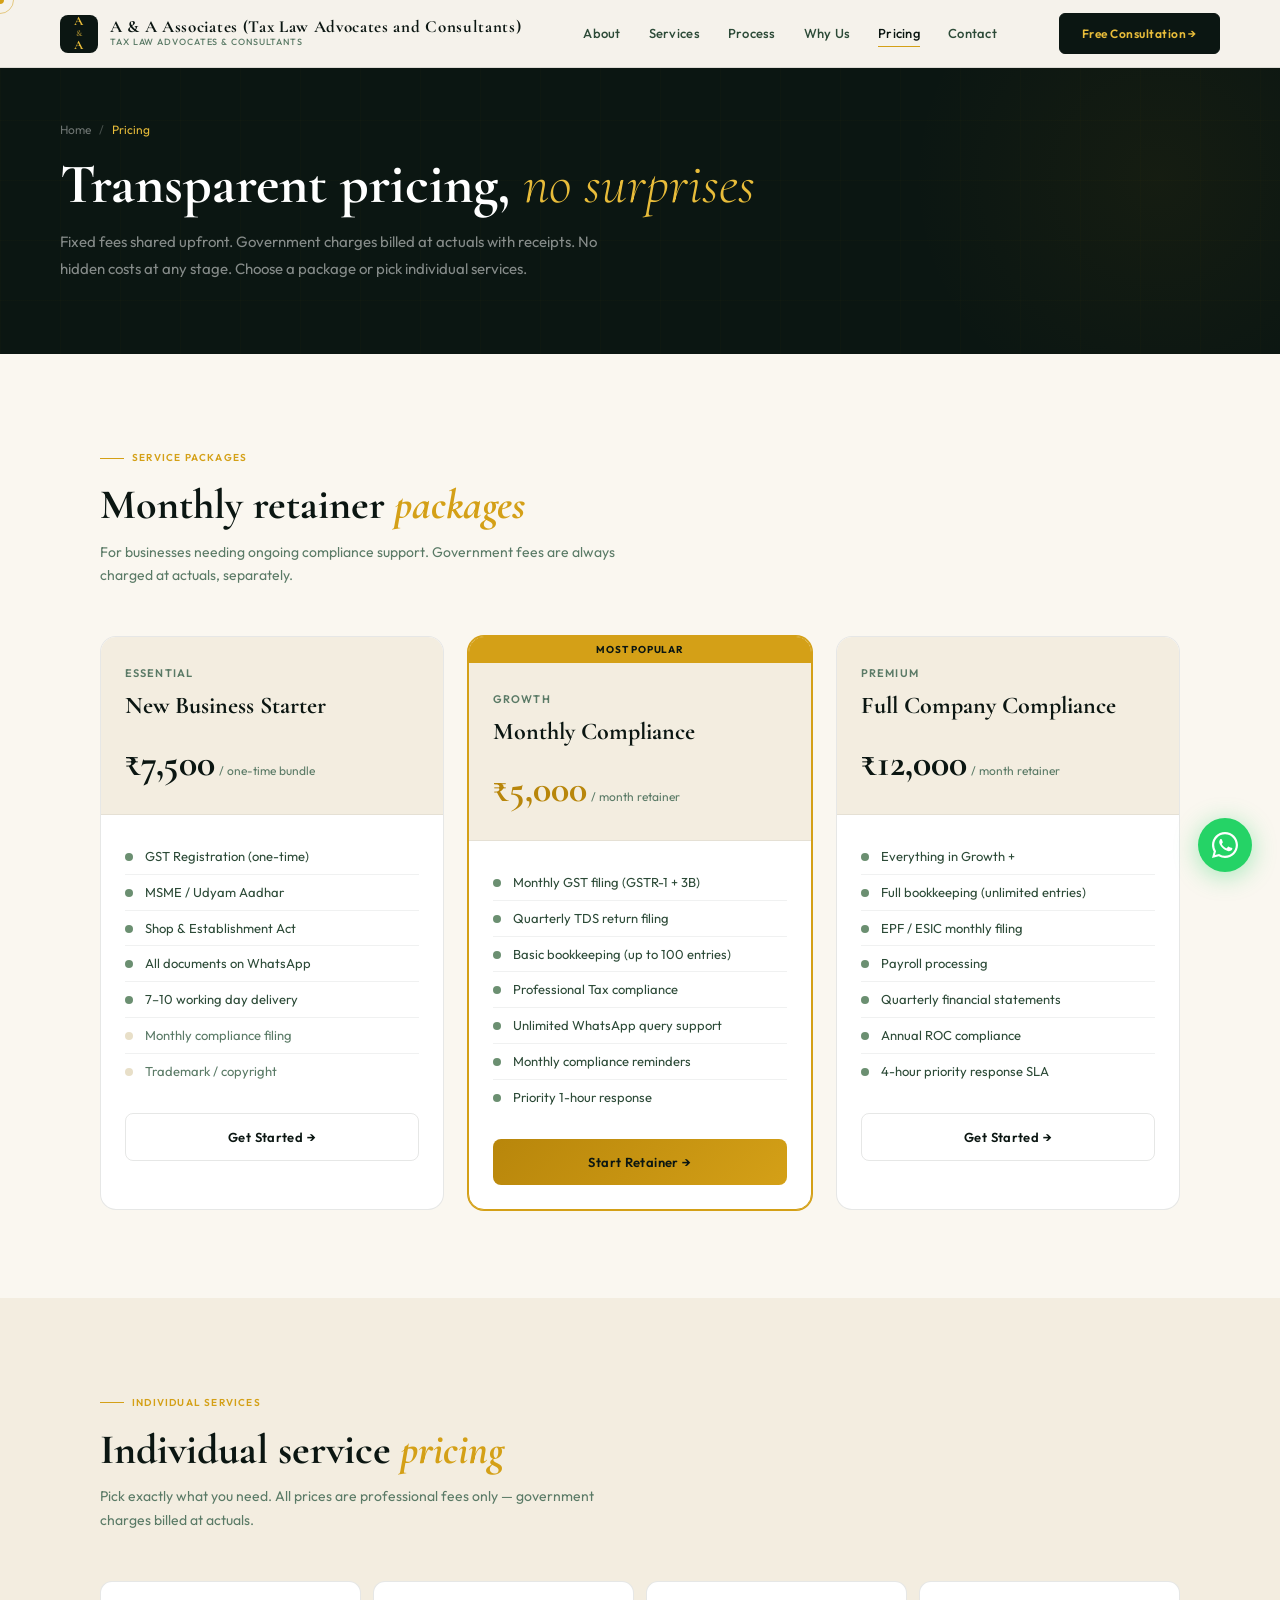
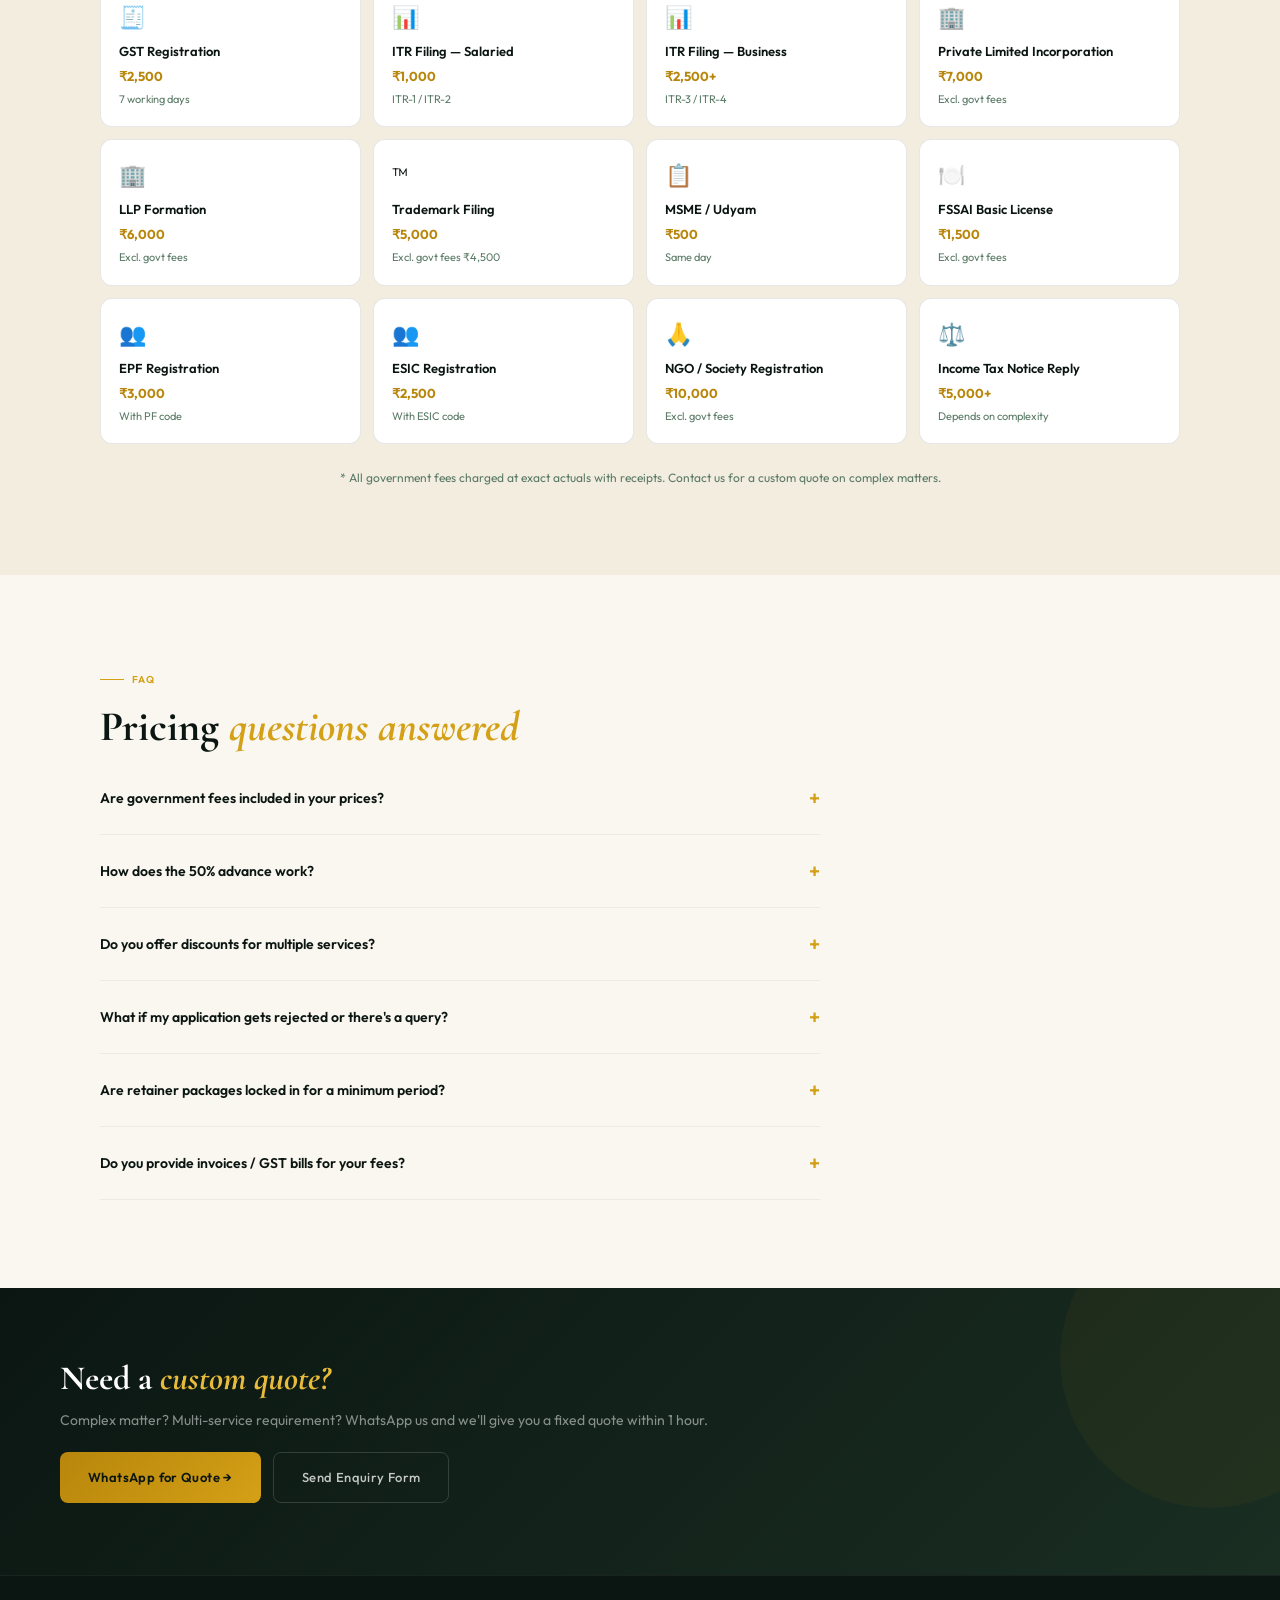
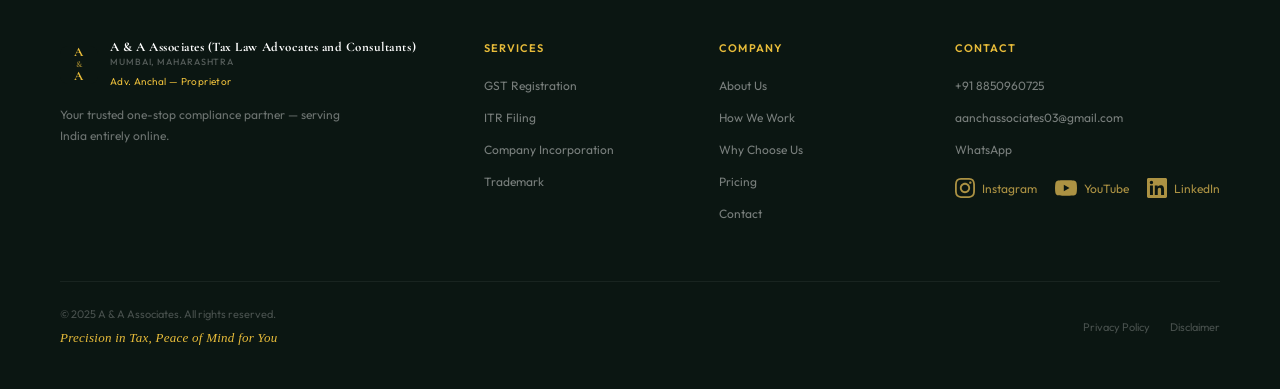
<file: pricing.html>
<!DOCTYPE html>
<html lang="en">
<script>!function(f,b,e,v,n,t,s){if(f.fbq)return;n=f.fbq=function(){n.callMethod?n.callMethod.apply(n,arguments):n.queue.push(arguments)};if(!f._fbq)f._fbq=n;n.push=n;n.loaded=!0;n.version='2.0';n.queue=[];t=b.createElement(e);t.async=!0;t.src=v;s=b.getElementsByTagName(e)[0];s.parentNode.insertBefore(t,s)}(window,document,'script','https://connect.facebook.net/en_US/fbevents.js');fbq('init','827226239881104');fbq('track','PageView');</script>
<noscript><img height="1" width="1" style="display:none" src="https://www.facebook.com/tr?id=827226239881104&ev=PageView&noscript=1"/></noscript>
<head>
<meta name="facebook-domain-verification" content="8ns4rkksq425lq21bnahoyhoitbpu9"/>
<meta charset="UTF-8"><meta name="viewport" content="width=device-width, initial-scale=1.0">
<title>Pricing | A &amp; A Associates — Tax Law Advocates &amp; Consultants</title>
<meta name="description" content="Transparent, fixed pricing for all tax and legal compliance services. No hidden charges. Government fees at actuals. Free consultation included.">

<!-- Google Analytics GA4 -->
<script async src="https://www.googletagmanager.com/gtag/js?id=G-T8LKGTTH0D"></script>
<script>
  window.dataLayer = window.dataLayer || [];
  function gtag(){dataLayer.push(arguments);}
  gtag('js', new Date());
  gtag('config', 'G-T8LKGTTH0D');
</script>

<link href="https://fonts.googleapis.com/css2?family=Cormorant+Garamond:ital,wght@0,300;0,400;0,600;0,700;1,300;1,400;1,600&family=Outfit:wght@300;400;500;600&display=swap" rel="stylesheet">
<link rel="stylesheet" href="style.css">
<style>
.pricing-grid{display:grid;grid-template-columns:repeat(3,1fr);gap:24px;margin-top:0}
.pricing-card{background:var(--white);border:1px solid var(--border);border-radius:16px;overflow:hidden;transition:all .3s;position:relative}
.pricing-card:hover{transform:translateY(-6px);box-shadow:var(--shadow2)}
.pricing-card.featured{border-color:var(--gold2);box-shadow:0 0 0 1px var(--gold2)}
.pc-badge{background:var(--gold2);color:var(--ink);font-size:10px;font-weight:700;padding:5px 12px;letter-spacing:.08em;text-transform:uppercase;text-align:center}
.pc-header{padding:28px 24px 20px;border-bottom:1px solid var(--border2);background:var(--cream2)}
.pc-tier{font-size:11px;font-weight:600;letter-spacing:.1em;text-transform:uppercase;color:var(--ink4);margin-bottom:4px}
.pc-name{font-family:'Cormorant Garamond',serif;font-size:24px;font-weight:700;color:var(--ink);margin-bottom:8px}
.pc-price{display:flex;align-items:baseline;gap:4px}
.pc-amt{font-family:'Cormorant Garamond',serif;font-size:38px;font-weight:700;color:var(--ink)}
.pc-amt.gold{color:var(--gold)}
.pc-period{font-size:12px;color:var(--ink4)}
.pc-body{padding:24px}
.pc-features{list-style:none;padding:0;margin-bottom:24px}
.pc-features li{font-size:13px;color:var(--ink3);padding:7px 0 7px 20px;position:relative;border-bottom:1px solid var(--border2)}
.pc-features li:last-child{border-bottom:none}
.pc-features li::before{content:'';position:absolute;left:0;top:14px;width:8px;height:8px;border-radius:50%;background:var(--sage)}
.pc-features li.no::before{background:var(--cream3)}
.pc-features li.no{color:var(--ink4)}
.pc-btn{display:block;text-align:center;padding:13px;border-radius:8px;font-size:13px;font-weight:600;text-decoration:none;transition:all .25s;letter-spacing:.03em}
.pc-btn.outline{border:1px solid var(--border);color:var(--ink)}
.pc-btn.outline:hover{background:var(--ink);color:var(--white);border-color:var(--ink)}
.pc-btn.solid{background:linear-gradient(135deg,var(--gold),var(--gold2));color:var(--ink);border:none}
.pc-btn.solid:hover{transform:translateY(-2px);box-shadow:0 6px 24px rgba(184,134,11,0.35)}
.individual-grid{display:grid;grid-template-columns:repeat(4,1fr);gap:12px;margin-top:0}
.ind-card{background:var(--white);border:1px solid var(--border);border-radius:12px;padding:18px;transition:all .3s}
.ind-card:hover{border-color:var(--gold3);box-shadow:var(--shadow)}
.ind-icon{font-size:22px;margin-bottom:8px}
.ind-name{font-size:13px;font-weight:600;color:var(--ink);margin-bottom:6px;line-height:1.3}
.ind-price{font-size:13px;font-weight:700;color:var(--gold)}
.ind-note{font-size:11px;color:var(--ink4);margin-top:4px}
.faq-list{display:flex;flex-direction:column;gap:0;margin-top:0}
.faq-item{border-bottom:1px solid var(--border2);overflow:hidden}
.faq-q{display:flex;justify-content:space-between;align-items:center;padding:20px 0;cursor:pointer;font-size:14px;font-weight:600;color:var(--ink);gap:16px}
.faq-q:hover{color:var(--gold2)}
.faq-toggle{font-size:20px;color:var(--gold2);flex-shrink:0;transition:transform .3s}
.faq-item.open .faq-toggle{transform:rotate(45deg)}
.faq-a{font-size:13px;color:var(--ink4);line-height:1.8;max-height:0;overflow:hidden;transition:max-height .3s ease,padding .3s}
.faq-item.open .faq-a{max-height:300px;padding-bottom:16px}
@media(max-width:1024px){.pricing-grid{grid-template-columns:1fr}.individual-grid{grid-template-columns:1fr 1fr}}
@media(max-width:768px){.individual-grid{grid-template-columns:1fr 1fr}}
</style>
</head>
<body>
<div class="cursor" id="cursor"></div><div class="cursor-ring" id="cursorRing"></div>
<nav id="navbar" class="solid">
  <a class="nav-logo" href="index.html"><div class="nav-logo-mark"><span>A</span><span style="font-size:9px;opacity:.6">&amp;</span><span>A</span></div><div class="nav-logo-text"><div class="nav-logo-name">A &amp; A Associates (Tax Law Advocates and Consultants)</div><div class="nav-logo-sub">Tax Law Advocates &amp; Consultants</div></div></a>
  <div class="nav-links"><a href="about.html">About</a><a href="services.html">Services</a><a href="process.html">Process</a><a href="why-us.html">Why Us</a><a href="pricing.html" class="active">Pricing</a><a href="contact.html">Contact</a></div>
  <a href="https://wa.me/918850960725" class="nav-cta" target="_blank" onclick="fbq('track','Lead',{content_name:'Nav Free Consultation - Pricing',content_category:'ITR / Tax Services'})">Free Consultation →</a>
  <div class="hamburger" id="hamburger" onclick="toggleMenu()"><span></span><span></span><span></span></div>
</nav>
<div class="mobile-menu" id="mobileMenu"><a href="about.html" onclick="toggleMenu()">About</a><a href="services.html" onclick="toggleMenu()">Services</a><a href="process.html" onclick="toggleMenu()">Process</a><a href="why-us.html" onclick="toggleMenu()">Why Us</a><a href="pricing.html" class="active" onclick="toggleMenu()">Pricing</a><a href="contact.html" onclick="toggleMenu()">Contact</a><a href="https://wa.me/918850960725" class="btn-primary" target="_blank" onclick="toggleMenu();fbq('track','Lead',{content_name:'Mobile Menu - Pricing',content_category:'ITR / Tax Services'})">WhatsApp Us →</a></div>
<div class="page-hero"><div class="page-hero-inner"><div class="breadcrumb"><a href="index.html">Home</a><span>/</span><span class="current">Pricing</span></div><h1>Transparent pricing, <em>no surprises</em></h1><p>Fixed fees shared upfront. Government charges billed at actuals with receipts. No hidden costs at any stage. Choose a package or pick individual services.</p></div></div>
<section><div class="section"><div class="section-label reveal"><div class="sl-line"></div><div class="sl-text">Service Packages</div></div><h2 class="section-title reveal">Monthly retainer <em>packages</em></h2><p class="section-sub reveal">For businesses needing ongoing compliance support. Government fees are always charged at actuals, separately.</p><div class="pricing-grid"><div class="pricing-card reveal"><div class="pc-header"><div class="pc-tier">Essential</div><div class="pc-name">New Business Starter</div><div class="pc-price"><div class="pc-amt">₹7,500</div><div class="pc-period">/ one-time bundle</div></div></div><div class="pc-body"><ul class="pc-features"><li>GST Registration (one-time)</li><li>MSME / Udyam Aadhar</li><li>Shop &amp; Establishment Act</li><li>All documents on WhatsApp</li><li>7–10 working day delivery</li><li class="no">Monthly compliance filing</li><li class="no">Trademark / copyright</li></ul><a href="https://wa.me/918850960725?text=Hi%2C+I'm+interested+in+the+New+Business+Starter+package" class="pc-btn outline" target="_blank" onclick="fbq('track','Lead',{content_name:'Starter Package - Pricing',content_category:'ITR / Tax Services'})">Get Started →</a></div></div><div class="pricing-card featured reveal reveal-delay-1"><div class="pc-badge">Most Popular</div><div class="pc-header"><div class="pc-tier">Growth</div><div class="pc-name">Monthly Compliance</div><div class="pc-price"><div class="pc-amt gold">₹5,000</div><div class="pc-period">/ month retainer</div></div></div><div class="pc-body"><ul class="pc-features"><li>Monthly GST filing (GSTR-1 + 3B)</li><li>Quarterly TDS return filing</li><li>Basic bookkeeping (up to 100 entries)</li><li>Professional Tax compliance</li><li>Unlimited WhatsApp query support</li><li>Monthly compliance reminders</li><li>Priority 1-hour response</li></ul><a href="https://wa.me/918850960725?text=Hi%2C+I'm+interested+in+the+Monthly+Compliance+retainer" class="pc-btn solid" target="_blank" onclick="fbq('track','Lead',{content_name:'Growth Retainer - Pricing',content_category:'ITR / Tax Services'})">Start Retainer →</a></div></div><div class="pricing-card reveal reveal-delay-2"><div class="pc-header"><div class="pc-tier">Premium</div><div class="pc-name">Full Company Compliance</div><div class="pc-price"><div class="pc-amt">₹12,000</div><div class="pc-period">/ month retainer</div></div></div><div class="pc-body"><ul class="pc-features"><li>Everything in Growth +</li><li>Full bookkeeping (unlimited entries)</li><li>EPF / ESIC monthly filing</li><li>Payroll processing</li><li>Quarterly financial statements</li><li>Annual ROC compliance</li><li>4-hour priority response SLA</li></ul><a href="https://wa.me/918850960725?text=Hi%2C+I'm+interested+in+Full+Company+Compliance+package" class="pc-btn outline" target="_blank" onclick="fbq('track','Lead',{content_name:'Premium Package - Pricing',content_category:'ITR / Tax Services'})">Get Started →</a></div></div></div></div></section>
<section style="background:var(--cream2);padding:88px 0"><div style="max-width:1200px;margin:0 auto;padding:0 60px"><div class="section-label reveal"><div class="sl-line"></div><div class="sl-text">Individual Services</div></div><h2 class="section-title reveal">Individual service <em>pricing</em></h2><p class="section-sub reveal">Pick exactly what you need. All prices are professional fees only — government charges billed at actuals.</p><div class="individual-grid"><div class="ind-card reveal"><div class="ind-icon">🧾</div><div class="ind-name">GST Registration</div><div class="ind-price">₹2,500</div><div class="ind-note">7 working days</div></div><div class="ind-card reveal reveal-delay-1"><div class="ind-icon">📊</div><div class="ind-name">ITR Filing — Salaried</div><div class="ind-price">₹1,000</div><div class="ind-note">ITR-1 / ITR-2</div></div><div class="ind-card reveal reveal-delay-2"><div class="ind-icon">📊</div><div class="ind-name">ITR Filing — Business</div><div class="ind-price">₹2,500+</div><div class="ind-note">ITR-3 / ITR-4</div></div><div class="ind-card reveal reveal-delay-3"><div class="ind-icon">🏢</div><div class="ind-name">Private Limited Incorporation</div><div class="ind-price">₹7,000</div><div class="ind-note">Excl. govt fees</div></div><div class="ind-card reveal"><div class="ind-icon">🏢</div><div class="ind-name">LLP Formation</div><div class="ind-price">₹6,000</div><div class="ind-note">Excl. govt fees</div></div><div class="ind-card reveal reveal-delay-1"><div class="ind-icon">™</div><div class="ind-name">Trademark Filing</div><div class="ind-price">₹5,000</div><div class="ind-note">Excl. govt fees ₹4,500</div></div><div class="ind-card reveal reveal-delay-2"><div class="ind-icon">📋</div><div class="ind-name">MSME / Udyam</div><div class="ind-price">₹500</div><div class="ind-note">Same day</div></div><div class="ind-card reveal reveal-delay-3"><div class="ind-icon">🍽️</div><div class="ind-name">FSSAI Basic License</div><div class="ind-price">₹1,500</div><div class="ind-note">Excl. govt fees</div></div><div class="ind-card reveal"><div class="ind-icon">👥</div><div class="ind-name">EPF Registration</div><div class="ind-price">₹3,000</div><div class="ind-note">With PF code</div></div><div class="ind-card reveal reveal-delay-1"><div class="ind-icon">👥</div><div class="ind-name">ESIC Registration</div><div class="ind-price">₹2,500</div><div class="ind-note">With ESIC code</div></div><div class="ind-card reveal reveal-delay-2"><div class="ind-icon">🙏</div><div class="ind-name">NGO / Society Registration</div><div class="ind-price">₹10,000</div><div class="ind-note">Excl. govt fees</div></div><div class="ind-card reveal reveal-delay-3"><div class="ind-icon">⚖️</div><div class="ind-name">Income Tax Notice Reply</div><div class="ind-price">₹5,000+</div><div class="ind-note">Depends on complexity</div></div></div><p style="font-size:12px;color:var(--ink4);margin-top:24px;text-align:center">* All government fees charged at exact actuals with receipts. Contact us for a custom quote on complex matters.</p></div></section>
<section><div class="section"><div class="section-label reveal"><div class="sl-line"></div><div class="sl-text">FAQ</div></div><h2 class="section-title reveal">Pricing <em>questions answered</em></h2><div class="faq-list reveal" style="max-width:720px"><div class="faq-item"><div class="faq-q" onclick="toggleFaq(this)">Are government fees included in your prices?<span class="faq-toggle">+</span></div><div class="faq-a">No — government fees are always charged at exact actuals, separately from our professional fees. For example, for GST registration the government portal charges are nil; for trademark, the government fee is ₹4,500 (small entities) or ₹9,000 (others). We always provide receipts for government payments.</div></div><div class="faq-item"><div class="faq-q" onclick="toggleFaq(this)">How does the 50% advance work?<span class="faq-toggle">+</span></div><div class="faq-a">We require a 50% advance of the professional fee to begin work. The remaining 50% is due on delivery of the certificate or completed document. Government fees are paid by you directly on the portal or via us — either way, with receipts. Payment is via UPI (GPay, PhonePe, NEFT).</div></div><div class="faq-item"><div class="faq-q" onclick="toggleFaq(this)">Do you offer discounts for multiple services?<span class="faq-toggle">+</span></div><div class="faq-a">Yes. If you take two or more services together (e.g. GST + MSME, or company incorporation + GST), we offer a bundled discount. Contact us on WhatsApp and we'll give you a combined quote. Retainer clients also receive discounted rates on ad-hoc individual services.</div></div><div class="faq-item"><div class="faq-q" onclick="toggleFaq(this)">What if my application gets rejected or there's a query?<span class="faq-toggle">+</span></div><div class="faq-a">Our fee covers the entire process including handling any government queries or deficiency notices — at no extra charge. If an application is rejected due to a government portal issue or policy, we refund or re-file as applicable. If rejection is due to client-side document issues, we guide on resolution.</div></div><div class="faq-item"><div class="faq-q" onclick="toggleFaq(this)">Are retainer packages locked in for a minimum period?<span class="faq-toggle">+</span></div><div class="faq-a">Our retainers are month-to-month — no lock-in, no cancellation penalty. You can pause or stop anytime with 15 days' notice. We're confident in our service quality — if you're not happy, you should not be locked in.</div></div><div class="faq-item"><div class="faq-q" onclick="toggleFaq(this)">Do you provide invoices / GST bills for your fees?<span class="faq-toggle">+</span></div><div class="faq-a">Advocates are exempt from GST registration under the GST Act. Therefore, A &amp; A Associates does not charge GST on its professional fees. However, as per GST law, Reverse Charge Mechanism (RCM) is applicable — clients (if registered under GST) are required to pay GST directly to the government on payments made to advocates. We will guide you on the RCM applicability specific to your registration status.</div></div></div></div></section>
<div class="cta-strip"><div class="cta-inner"><div class="cta-left reveal"><h2 class="section-title">Need a <em>custom quote?</em></h2><p>Complex matter? Multi-service requirement? WhatsApp us and we'll give you a fixed quote within 1 hour.</p><div class="cta-actions"><a href="https://wa.me/918850960725?text=Hi%2C+I+need+a+custom+quote" class="btn-primary" target="_blank" onclick="fbq('track','Lead',{content_name:'Custom Quote - Pricing',content_category:'ITR / Tax Services'})">WhatsApp for Quote →</a><a href="contact.html" class="btn-secondary-light">Send Enquiry Form</a></div></div></div></div>
<footer><div class="footer-inner"><div class="footer-top"><div class="footer-brand"><a class="nav-logo" href="index.html"><div class="nav-logo-mark"><span>A</span><span style="font-size:9px;opacity:.6">&amp;</span><span>A</span></div><div class="nav-logo-text"><div class="nav-logo-name" style="color:#fff;font-size:13px;line-height:1.2">A &amp; A Associates (Tax Law Advocates and Consultants)</div><div class="nav-logo-sub" style="color:rgba(255,255,255,.3)">Mumbai, Maharashtra</div><div style="font-size:10px;color:var(--gold3);margin-top:4px;letter-spacing:.04em">Adv. Anchal — Proprietor</div></div></a><p class="footer-desc">Your trusted one-stop compliance partner — serving India entirely online.</p></div><div class="footer-col"><h5>Services</h5><ul><li><a href="services.html#gst">GST Registration</a></li><li><a href="services.html#itr">ITR Filing</a></li><li><a href="services.html#company">Company Incorporation</a></li><li><a href="services.html#trademark">Trademark</a></li></ul></div><div class="footer-col"><h5>Company</h5><ul><li><a href="about.html">About Us</a></li><li><a href="process.html">How We Work</a></li><li><a href="why-us.html">Why Choose Us</a></li><li><a href="pricing.html">Pricing</a></li><li><a href="contact.html">Contact</a></li></ul></div><div class="footer-col"><h5>Contact</h5><ul><li><a href="tel:+918850960725">+91 8850960725</a></li><li><a href="mailto:aanchassociates03@gmail.com">aanchassociates03@gmail.com</a></li><li><a href="https://wa.me/918850960725" target="_blank">WhatsApp</a></li></ul><div class="footer-social"><a href="https://www.instagram.com/aanchassociates" target="_blank" rel="noopener" aria-label="Instagram"><svg xmlns="http://www.w3.org/2000/svg" width="20" height="20" viewBox="0 0 24 24" fill="currentColor"><path d="M12 2.163c3.204 0 3.584.012 4.85.07 3.252.148 4.771 1.691 4.919 4.919.058 1.265.069 1.645.069 4.849 0 3.205-.012 3.584-.069 4.849-.149 3.225-1.664 4.771-4.919 4.919-1.266.058-1.644.07-4.85.07-3.204 0-3.584-.012-4.849-.07-3.26-.149-4.771-1.699-4.919-4.92-.058-1.265-.07-1.644-.07-4.849 0-3.204.013-3.583.07-4.849.149-3.227 1.664-4.771 4.919-4.919 1.266-.057 1.645-.069 4.849-.069zm0-2.163c-3.259 0-3.667.014-4.947.072-4.358.2-6.78 2.618-6.98 6.98-.059 1.281-.073 1.689-.073 4.948 0 3.259.014 3.668.072 4.948.2 4.358 2.618 6.78 6.98 6.98 1.281.058 1.689.072 4.948.072 3.259 0 3.668-.014 4.948-.072 4.354-.2 6.782-2.618 6.979-6.98.059-1.28.073-1.689.073-4.948 0-3.259-.014-3.667-.072-4.947-.196-4.354-2.617-6.78-6.979-6.98-1.281-.059-1.69-.073-4.949-.073zm0 5.838c-3.403 0-6.162 2.759-6.162 6.162s2.759 6.163 6.162 6.163 6.162-2.759 6.162-6.163c0-3.403-2.759-6.162-6.162-6.162zm0 10.162c-2.209 0-4-1.79-4-4 0-2.209 1.791-4 4-4s4 1.791 4 4c0 2.21-1.791 4-4 4zm6.406-11.845c-.796 0-1.441.645-1.441 1.44s.645 1.44 1.441 1.44c.795 0 1.439-.645 1.439-1.44s-.644-1.44-1.439-1.44z"/></svg> Instagram</a><a href="https://www.youtube.com/@aanchassociates" target="_blank" rel="noopener" aria-label="YouTube"><svg xmlns="http://www.w3.org/2000/svg" width="22" height="22" viewBox="0 0 24 24" fill="currentColor"><path d="M23.495 6.205a3.007 3.007 0 0 0-2.088-2.088c-1.87-.501-9.396-.501-9.396-.501s-7.507-.01-9.396.501A3.007 3.007 0 0 0 .527 6.205a31.247 31.247 0 0 0-.522 5.805 31.247 31.247 0 0 0 .522 5.783 3.007 3.007 0 0 0 2.088 2.088c1.868.502 9.396.502 9.396.502s7.506 0 9.396-.502a3.007 3.007 0 0 0 2.088-2.088 31.247 31.247 0 0 0 .5-5.783 31.247 31.247 0 0 0-.5-5.805zM9.609 15.601V8.408l6.264 3.602z"/></svg> YouTube</a><a href="https://www.linkedin.com/in/aanchal-nasta-7164a220b" target="_blank" rel="noopener" aria-label="LinkedIn"><svg xmlns="http://www.w3.org/2000/svg" width="20" height="20" viewBox="0 0 24 24" fill="currentColor"><path d="M20.447 20.452h-3.554v-5.569c0-1.328-.027-3.037-1.852-3.037-1.853 0-2.136 1.445-2.136 2.939v5.667H9.351V9h3.414v1.561h.046c.477-.9 1.637-1.85 3.37-1.85 3.601 0 4.267 2.37 4.267 5.455v6.286zM5.337 7.433a2.062 2.062 0 0 1-2.063-2.065 2.064 2.064 0 1 1 2.063 2.065zm1.782 13.019H3.555V9h3.564v11.452zM22.225 0H1.771C.792 0 0 .774 0 1.729v20.542C0 23.227.792 24 1.771 24h20.451C23.2 24 24 23.227 24 22.271V1.729C24 .774 23.2 0 22.222 0h.003z"/></svg> LinkedIn</a></div></div></div><div class="footer-bottom"><div><div class="footer-copy">© 2025 A &amp; A Associates. All rights reserved.</div><div style="font-size:13px;color:var(--gold3);font-style:italic;margin-top:4px;font-family:'Georgia',serif;letter-spacing:.02em">Precision in Tax, Peace of Mind for You</div></div><div class="footer-links"><a href="#">Privacy Policy</a><a href="#">Disclaimer</a></div></div></div></footer>
<div class="wa-float"><div class="wa-tooltip">Chat on WhatsApp</div><a class="wa-btn" href="https://wa.me/918850960725" target="_blank" onclick="fbq('track','Lead',{content_name:'Float Button - Pricing',content_category:'ITR / Tax Services'})"><svg viewBox="0 0 32 32"><path d="M16.004 0C7.164 0 0 7.16 0 15.996c0 2.8.733 5.572 2.132 7.992L0 32l8.236-2.104A16.003 16.003 0 0 0 16 32c8.836 0 16-7.16 16-15.996S24.836 0 16.004 0zm0 29.28a13.279 13.279 0 0 1-6.788-1.856l-.488-.292-5.044 1.288 1.32-4.9-.32-.504A13.236 13.236 0 0 1 2.72 16c0-7.332 5.96-13.292 13.28-13.292 7.32 0 13.28 5.96 13.28 13.292 0 7.332-5.96 13.28-13.276 13.28zm7.272-9.948c-.4-.2-2.356-1.16-2.72-1.296-.364-.132-.628-.2-.892.2-.264.4-1.024 1.296-1.256 1.564-.232.264-.46.296-.86.1-.4-.196-1.688-.624-3.216-1.988-1.188-1.06-1.988-2.372-2.22-2.772-.232-.4-.024-.616.176-.816.18-.18.4-.464.6-.696.2-.232.264-.4.396-.664.132-.264.064-.496-.032-.696-.1-.2-.892-2.148-1.22-2.94-.32-.768-.648-.664-.892-.676-.228-.012-.492-.016-.756-.016-.264 0-.692.1-.1056.496-.364.396-1.388 1.356-1.388 3.308 0 1.956 1.42 3.84 1.62 4.104.2.264 2.796 4.268 6.776 5.98.948.408 1.688.652 2.264.836.952.3 1.82.26 2.504.16.764-.116 2.356-.964 2.688-1.892.336-.928.336-1.724.232-1.892-.1-.172-.36-.268-.76-.468z"/></svg></a></div>
<script>
const cursor=document.getElementById('cursor'),ring=document.getElementById('cursorRing');
document.addEventListener('mousemove',e=>{cursor.style.left=e.clientX+'px';cursor.style.top=e.clientY+'px';setTimeout(()=>{ring.style.left=e.clientX+'px';ring.style.top=e.clientY+'px'},60)});
document.querySelectorAll('a,button').forEach(el=>{el.addEventListener('mouseenter',()=>{cursor.style.transform='translate(-50%,-50%) scale(2)';ring.style.opacity='.3'});el.addEventListener('mouseleave',()=>{cursor.style.transform='translate(-50%,-50%) scale(1)';ring.style.opacity='.5'})});
function toggleMenu(){document.getElementById('mobileMenu').classList.toggle('open')}
function toggleFaq(el){const item=el.parentElement;item.classList.toggle('open')}
const obs=new IntersectionObserver(e=>{e.forEach(x=>{if(x.isIntersecting){x.target.classList.add('visible');obs.unobserve(x.target)}})},{threshold:.1});
document.querySelectorAll('.reveal').forEach(el=>obs.observe(el));
if('ontouchstart' in window){cursor.style.display='none';ring.style.display='none';}
</script>
<script src="pixel-events.js"></script>
</body></html>
</file>
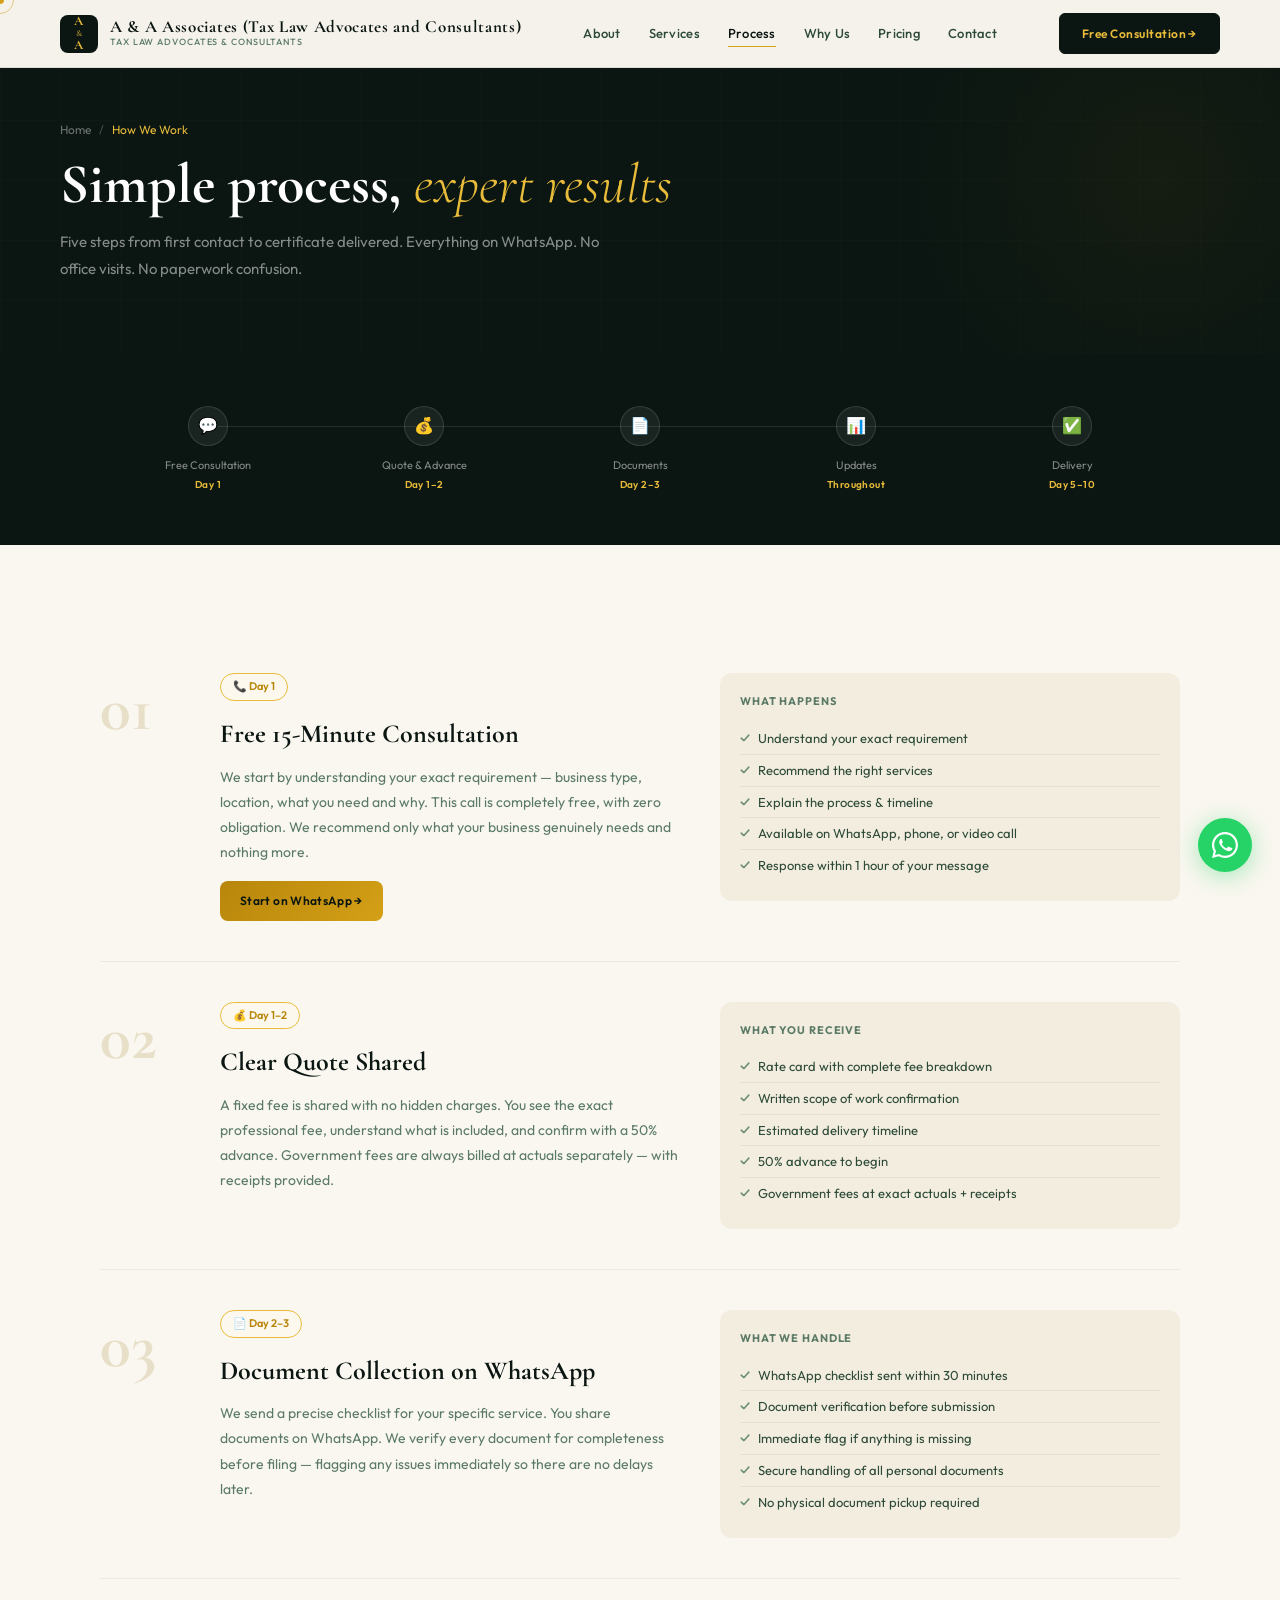
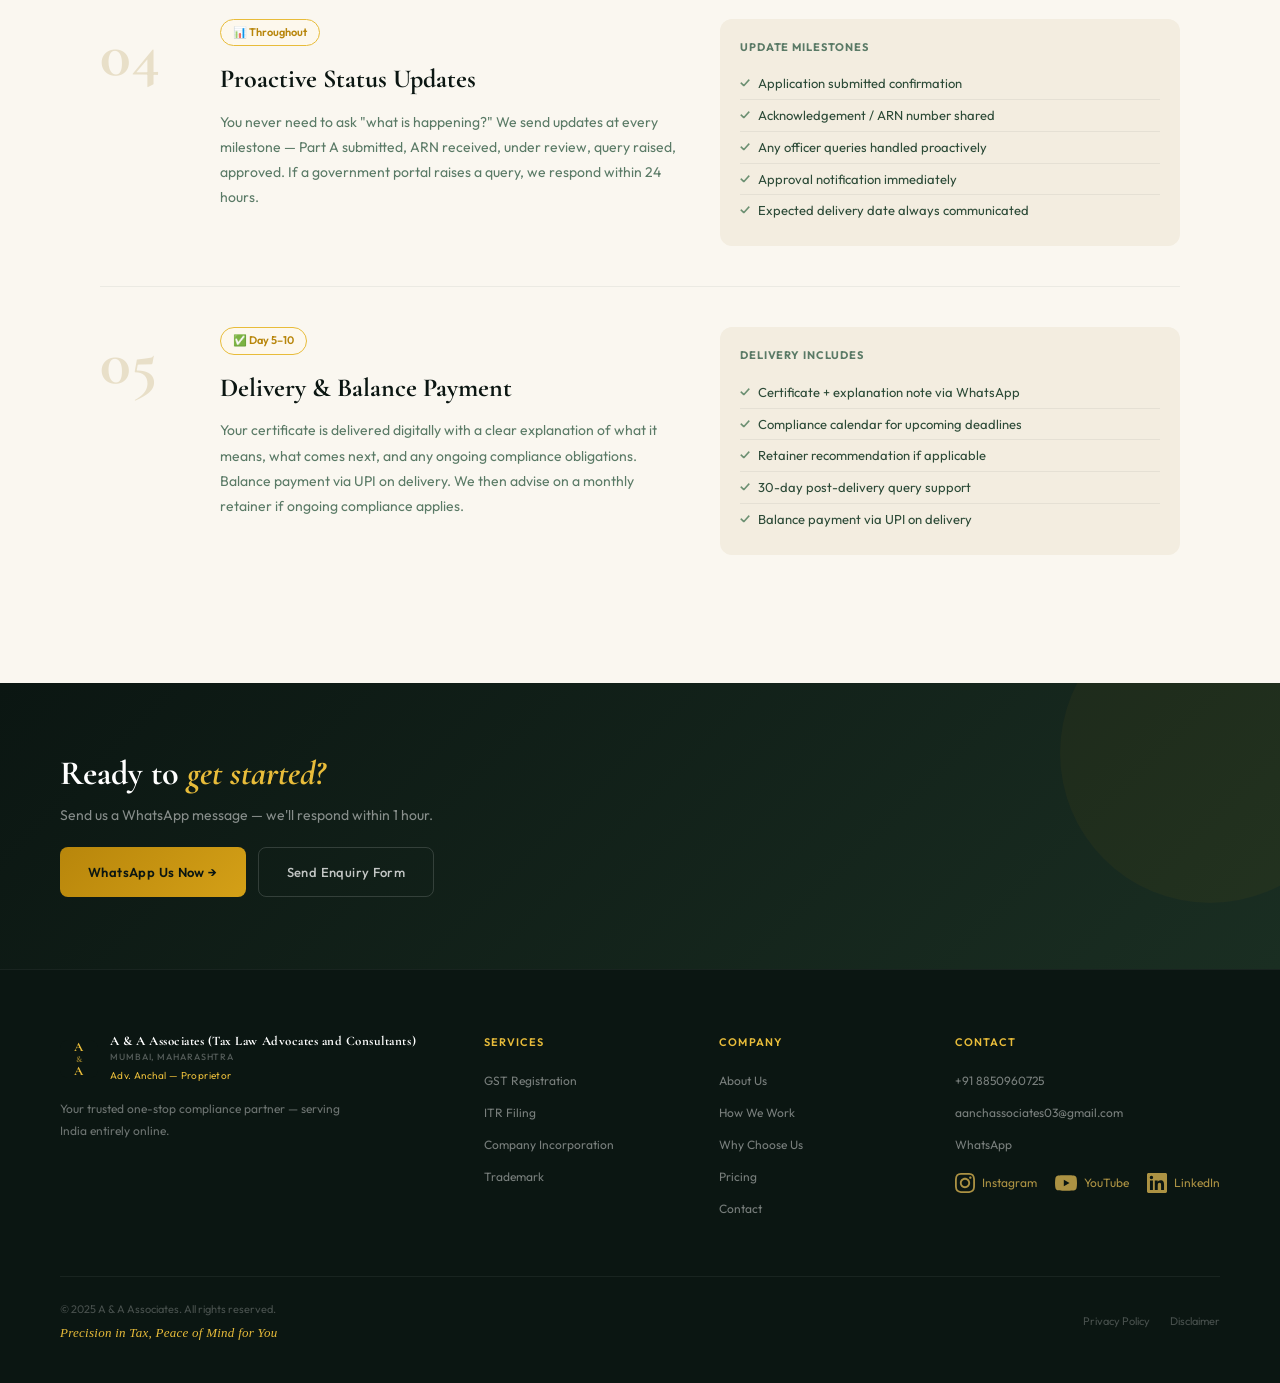
<file: process.html>
<!DOCTYPE html>
<html lang="en">
<script>!function(f,b,e,v,n,t,s){if(f.fbq)return;n=f.fbq=function(){n.callMethod?n.callMethod.apply(n,arguments):n.queue.push(arguments)};if(!f._fbq)f._fbq=n;n.push=n;n.loaded=!0;n.version='2.0';n.queue=[];t=b.createElement(e);t.async=!0;t.src=v;s=b.getElementsByTagName(e)[0];s.parentNode.insertBefore(t,s)}(window,document,'script','https://connect.facebook.net/en_US/fbevents.js');fbq('init','827226239881104');fbq('track','PageView');</script>
<noscript><img height="1" width="1" style="display:none" src="https://www.facebook.com/tr?id=827226239881104&ev=PageView&noscript=1"/></noscript>
<head>
<meta name="facebook-domain-verification" content="8ns4rkksq425lq21bnahoyhoitbpu9"/>
<meta charset="UTF-8"><meta name="viewport" content="width=device-width, initial-scale=1.0">
<title>How We Work | A &amp; A Associates — Tax Law Advocates &amp; Consultants</title>
<meta name="description" content="Our simple 5-step process — from free consultation to certificate delivery. Everything on WhatsApp. No office visits needed.">

<!-- Google Analytics GA4 -->
<script async src="https://www.googletagmanager.com/gtag/js?id=G-T8LKGTTH0D"></script>
<script>
  window.dataLayer = window.dataLayer || [];
  function gtag(){dataLayer.push(arguments);}
  gtag('js', new Date());
  gtag('config', 'G-T8LKGTTH0D');
</script>

<link href="https://fonts.googleapis.com/css2?family=Cormorant+Garamond:ital,wght@0,300;0,400;0,600;0,700;1,300;1,400;1,600&family=Outfit:wght@300;400;500;600&display=swap" rel="stylesheet">
<link rel="stylesheet" href="style.css">
<style>
.steps-grid{display:flex;flex-direction:column;gap:0;margin-top:0}
.step-item{display:grid;grid-template-columns:80px 1fr 1fr;gap:40px;align-items:start;padding:40px 0;border-bottom:1px solid var(--border2);position:relative}
.step-item:last-child{border-bottom:none}
.step-num{font-family:'Cormorant Garamond',serif;font-size:64px;font-weight:700;color:var(--cream3);line-height:1;padding-top:4px;transition:color .3s}
.step-item:hover .step-num{color:var(--gold4)}
.step-content h3{font-family:'Cormorant Garamond',serif;font-size:26px;font-weight:700;color:var(--ink);margin-bottom:10px}
.step-content p{font-size:14px;color:var(--ink4);line-height:1.8}
.step-details{background:var(--cream2);border-radius:12px;padding:20px}
.step-details h4{font-size:11px;font-weight:700;letter-spacing:.08em;text-transform:uppercase;color:var(--ink4);margin-bottom:12px}
.step-details ul{list-style:none;padding:0}
.step-details ul li{font-size:13px;color:var(--ink3);padding:5px 0 5px 18px;position:relative;border-bottom:1px solid var(--border2)}
.step-details ul li:last-child{border-bottom:none}
.step-details ul li::before{content:'✓';position:absolute;left:0;color:var(--sage);font-weight:700;font-size:12px}
.step-badge{display:inline-flex;align-items:center;gap:6px;background:var(--gold5);border:1px solid var(--gold3);border-radius:20px;padding:4px 12px;font-size:11px;font-weight:600;color:var(--gold);margin-bottom:12px}
.timeline-bar{background:var(--ink);padding:52px 0;margin:0}
.timeline-inner{max-width:1200px;margin:0 auto;padding:0 60px}
.timeline-row{display:grid;grid-template-columns:repeat(5,1fr);gap:0;position:relative}
.timeline-row::before{content:'';position:absolute;top:20px;left:10%;right:10%;height:1px;background:rgba(255,255,255,0.1)}
.tl-item{text-align:center;position:relative;z-index:1}
.tl-dot{width:40px;height:40px;border-radius:50%;background:rgba(255,255,255,0.06);border:1px solid rgba(255,255,255,0.12);display:flex;align-items:center;justify-content:center;font-size:16px;margin:0 auto 12px}
.tl-label{font-size:11px;color:rgba(255,255,255,0.5);line-height:1.4}
.tl-time{font-size:10px;color:var(--gold3);font-weight:600;margin-top:4px;letter-spacing:.04em}
@media(max-width:1024px){.step-item{grid-template-columns:60px 1fr}.step-details{display:none}.timeline-row{grid-template-columns:1fr 1fr}.timeline-inner{padding:0 32px}}
@media(max-width:768px){.step-item{grid-template-columns:1fr;gap:16px}.step-num{font-size:40px}.timeline-row{grid-template-columns:1fr}}
</style>
</head>
<body>
<div class="cursor" id="cursor"></div><div class="cursor-ring" id="cursorRing"></div>
<nav id="navbar" class="solid">
  <a class="nav-logo" href="index.html"><div class="nav-logo-mark"><span>A</span><span style="font-size:9px;opacity:.6">&amp;</span><span>A</span></div><div class="nav-logo-text"><div class="nav-logo-name">A &amp; A Associates (Tax Law Advocates and Consultants)</div><div class="nav-logo-sub">Tax Law Advocates &amp; Consultants</div></div></a>
  <div class="nav-links"><a href="about.html">About</a><a href="services.html">Services</a><a href="process.html" class="active">Process</a><a href="why-us.html">Why Us</a><a href="pricing.html">Pricing</a><a href="contact.html">Contact</a></div>
  <a href="https://wa.me/918850960725" class="nav-cta" target="_blank" onclick="fbq('track','Lead',{content_name:'Nav Free Consultation - Process',content_category:'ITR / Tax Services'})">Free Consultation →</a>
  <div class="hamburger" id="hamburger" onclick="toggleMenu()"><span></span><span></span><span></span></div>
</nav>
<div class="mobile-menu" id="mobileMenu"><a href="about.html" onclick="toggleMenu()">About</a><a href="services.html" onclick="toggleMenu()">Services</a><a href="process.html" class="active" onclick="toggleMenu()">Process</a><a href="why-us.html" onclick="toggleMenu()">Why Us</a><a href="pricing.html" onclick="toggleMenu()">Pricing</a><a href="contact.html" onclick="toggleMenu()">Contact</a><a href="https://wa.me/918850960725" class="btn-primary" target="_blank" onclick="toggleMenu();fbq('track','Lead',{content_name:'Mobile Menu - Process',content_category:'ITR / Tax Services'})">WhatsApp Us →</a></div>
<div class="page-hero"><div class="page-hero-inner"><div class="breadcrumb"><a href="index.html">Home</a><span>/</span><span class="current">How We Work</span></div><h1>Simple process, <em>expert results</em></h1><p>Five steps from first contact to certificate delivered. Everything on WhatsApp. No office visits. No paperwork confusion.</p></div></div>
<div class="timeline-bar"><div class="timeline-inner"><div class="timeline-row"><div class="tl-item"><div class="tl-dot">💬</div><div class="tl-label">Free Consultation</div><div class="tl-time">Day 1</div></div><div class="tl-item"><div class="tl-dot">💰</div><div class="tl-label">Quote &amp; Advance</div><div class="tl-time">Day 1–2</div></div><div class="tl-item"><div class="tl-dot">📄</div><div class="tl-label">Documents</div><div class="tl-time">Day 2–3</div></div><div class="tl-item"><div class="tl-dot">📊</div><div class="tl-label">Updates</div><div class="tl-time">Throughout</div></div><div class="tl-item"><div class="tl-dot">✅</div><div class="tl-label">Delivery</div><div class="tl-time">Day 5–10</div></div></div></div></div>
<section><div class="section"><div class="steps-grid">
<div class="step-item reveal"><div class="step-num">01</div><div class="step-content"><div class="step-badge">📞 Day 1</div><h3>Free 15-Minute Consultation</h3><p>We start by understanding your exact requirement — business type, location, what you need and why. This call is completely free, with zero obligation. We recommend only what your business genuinely needs and nothing more.</p><div style="margin-top:16px"><a href="https://wa.me/918850960725?text=Hi%2C+I'd+like+a+free+consultation" class="btn-primary" target="_blank" style="font-size:12px;padding:10px 20px" onclick="fbq('track','Lead',{content_name:'Step 1 Start - Process',content_category:'ITR / Tax Services'})">Start on WhatsApp →</a></div></div><div class="step-details"><h4>What happens</h4><ul><li>Understand your exact requirement</li><li>Recommend the right services</li><li>Explain the process &amp; timeline</li><li>Available on WhatsApp, phone, or video call</li><li>Response within 1 hour of your message</li></ul></div></div>
<div class="step-item reveal"><div class="step-num">02</div><div class="step-content"><div class="step-badge">💰 Day 1–2</div><h3>Clear Quote Shared</h3><p>A fixed fee is shared with no hidden charges. You see the exact professional fee, understand what is included, and confirm with a 50% advance. Government fees are always billed at actuals separately — with receipts provided.</p></div><div class="step-details"><h4>What you receive</h4><ul><li>Rate card with complete fee breakdown</li><li>Written scope of work confirmation</li><li>Estimated delivery timeline</li><li>50% advance to begin</li><li>Government fees at exact actuals + receipts</li></ul></div></div>
<div class="step-item reveal"><div class="step-num">03</div><div class="step-content"><div class="step-badge">📄 Day 2–3</div><h3>Document Collection on WhatsApp</h3><p>We send a precise checklist for your specific service. You share documents on WhatsApp. We verify every document for completeness before filing — flagging any issues immediately so there are no delays later.</p></div><div class="step-details"><h4>What we handle</h4><ul><li>WhatsApp checklist sent within 30 minutes</li><li>Document verification before submission</li><li>Immediate flag if anything is missing</li><li>Secure handling of all personal documents</li><li>No physical document pickup required</li></ul></div></div>
<div class="step-item reveal"><div class="step-num">04</div><div class="step-content"><div class="step-badge">📊 Throughout</div><h3>Proactive Status Updates</h3><p>You never need to ask "what is happening?" We send updates at every milestone — Part A submitted, ARN received, under review, query raised, approved. If a government portal raises a query, we respond within 24 hours.</p></div><div class="step-details"><h4>Update milestones</h4><ul><li>Application submitted confirmation</li><li>Acknowledgement / ARN number shared</li><li>Any officer queries handled proactively</li><li>Approval notification immediately</li><li>Expected delivery date always communicated</li></ul></div></div>
<div class="step-item reveal"><div class="step-num">05</div><div class="step-content"><div class="step-badge">✅ Day 5–10</div><h3>Delivery &amp; Balance Payment</h3><p>Your certificate is delivered digitally with a clear explanation of what it means, what comes next, and any ongoing compliance obligations. Balance payment via UPI on delivery. We then advise on a monthly retainer if ongoing compliance applies.</p></div><div class="step-details"><h4>Delivery includes</h4><ul><li>Certificate + explanation note via WhatsApp</li><li>Compliance calendar for upcoming deadlines</li><li>Retainer recommendation if applicable</li><li>30-day post-delivery query support</li><li>Balance payment via UPI on delivery</li></ul></div></div>
</div></div></section>
<div class="cta-strip"><div class="cta-inner"><div class="cta-left reveal"><h2 class="section-title">Ready to <em>get started?</em></h2><p>Send us a WhatsApp message — we'll respond within 1 hour.</p><div class="cta-actions"><a href="https://wa.me/918850960725" class="btn-primary" target="_blank" onclick="fbq('track','Lead',{content_name:'Bottom CTA - Process',content_category:'ITR / Tax Services'})">WhatsApp Us Now →</a><a href="contact.html" class="btn-secondary-light">Send Enquiry Form</a></div></div></div></div>
<footer><div class="footer-inner"><div class="footer-top"><div class="footer-brand"><a class="nav-logo" href="index.html"><div class="nav-logo-mark"><span>A</span><span style="font-size:9px;opacity:.6">&amp;</span><span>A</span></div><div class="nav-logo-text"><div class="nav-logo-name" style="color:#fff;font-size:13px;line-height:1.2">A &amp; A Associates (Tax Law Advocates and Consultants)</div><div class="nav-logo-sub" style="color:rgba(255,255,255,.3)">Mumbai, Maharashtra</div><div style="font-size:10px;color:var(--gold3);margin-top:4px;letter-spacing:.04em">Adv. Anchal — Proprietor</div></div></a><p class="footer-desc">Your trusted one-stop compliance partner — serving India entirely online.</p></div><div class="footer-col"><h5>Services</h5><ul><li><a href="services.html#gst">GST Registration</a></li><li><a href="services.html#itr">ITR Filing</a></li><li><a href="services.html#company">Company Incorporation</a></li><li><a href="services.html#trademark">Trademark</a></li></ul></div><div class="footer-col"><h5>Company</h5><ul><li><a href="about.html">About Us</a></li><li><a href="process.html">How We Work</a></li><li><a href="why-us.html">Why Choose Us</a></li><li><a href="pricing.html">Pricing</a></li><li><a href="contact.html">Contact</a></li></ul></div><div class="footer-col"><h5>Contact</h5><ul><li><a href="tel:+918850960725">+91 8850960725</a></li><li><a href="mailto:aanchassociates03@gmail.com">aanchassociates03@gmail.com</a></li><li><a href="https://wa.me/918850960725" target="_blank">WhatsApp</a></li></ul><div class="footer-social"><a href="https://www.instagram.com/aanchassociates" target="_blank" rel="noopener" aria-label="Instagram"><svg xmlns="http://www.w3.org/2000/svg" width="20" height="20" viewBox="0 0 24 24" fill="currentColor"><path d="M12 2.163c3.204 0 3.584.012 4.85.07 3.252.148 4.771 1.691 4.919 4.919.058 1.265.069 1.645.069 4.849 0 3.205-.012 3.584-.069 4.849-.149 3.225-1.664 4.771-4.919 4.919-1.266.058-1.644.07-4.85.07-3.204 0-3.584-.012-4.849-.07-3.26-.149-4.771-1.699-4.919-4.92-.058-1.265-.07-1.644-.07-4.849 0-3.204.013-3.583.07-4.849.149-3.227 1.664-4.771 4.919-4.919 1.266-.057 1.645-.069 4.849-.069zm0-2.163c-3.259 0-3.667.014-4.947.072-4.358.2-6.78 2.618-6.98 6.98-.059 1.281-.073 1.689-.073 4.948 0 3.259.014 3.668.072 4.948.2 4.358 2.618 6.78 6.98 6.98 1.281.058 1.689.072 4.948.072 3.259 0 3.668-.014 4.948-.072 4.354-.2 6.782-2.618 6.979-6.98.059-1.28.073-1.689.073-4.948 0-3.259-.014-3.667-.072-4.947-.196-4.354-2.617-6.78-6.979-6.98-1.281-.059-1.69-.073-4.949-.073zm0 5.838c-3.403 0-6.162 2.759-6.162 6.162s2.759 6.163 6.162 6.163 6.162-2.759 6.162-6.163c0-3.403-2.759-6.162-6.162-6.162zm0 10.162c-2.209 0-4-1.79-4-4 0-2.209 1.791-4 4-4s4 1.791 4 4c0 2.21-1.791 4-4 4zm6.406-11.845c-.796 0-1.441.645-1.441 1.44s.645 1.44 1.441 1.44c.795 0 1.439-.645 1.439-1.44s-.644-1.44-1.439-1.44z"/></svg> Instagram</a><a href="https://www.youtube.com/@aanchassociates" target="_blank" rel="noopener" aria-label="YouTube"><svg xmlns="http://www.w3.org/2000/svg" width="22" height="22" viewBox="0 0 24 24" fill="currentColor"><path d="M23.495 6.205a3.007 3.007 0 0 0-2.088-2.088c-1.87-.501-9.396-.501-9.396-.501s-7.507-.01-9.396.501A3.007 3.007 0 0 0 .527 6.205a31.247 31.247 0 0 0-.522 5.805 31.247 31.247 0 0 0 .522 5.783 3.007 3.007 0 0 0 2.088 2.088c1.868.502 9.396.502 9.396.502s7.506 0 9.396-.502a3.007 3.007 0 0 0 2.088-2.088 31.247 31.247 0 0 0 .5-5.783 31.247 31.247 0 0 0-.5-5.805zM9.609 15.601V8.408l6.264 3.602z"/></svg> YouTube</a><a href="https://www.linkedin.com/in/aanchal-nasta-7164a220b" target="_blank" rel="noopener" aria-label="LinkedIn"><svg xmlns="http://www.w3.org/2000/svg" width="20" height="20" viewBox="0 0 24 24" fill="currentColor"><path d="M20.447 20.452h-3.554v-5.569c0-1.328-.027-3.037-1.852-3.037-1.853 0-2.136 1.445-2.136 2.939v5.667H9.351V9h3.414v1.561h.046c.477-.9 1.637-1.85 3.37-1.85 3.601 0 4.267 2.37 4.267 5.455v6.286zM5.337 7.433a2.062 2.062 0 0 1-2.063-2.065 2.064 2.064 0 1 1 2.063 2.065zm1.782 13.019H3.555V9h3.564v11.452zM22.225 0H1.771C.792 0 0 .774 0 1.729v20.542C0 23.227.792 24 1.771 24h20.451C23.2 24 24 23.227 24 22.271V1.729C24 .774 23.2 0 22.222 0h.003z"/></svg> LinkedIn</a></div></div></div><div class="footer-bottom"><div><div class="footer-copy">© 2025 A &amp; A Associates. All rights reserved.</div><div style="font-size:13px;color:var(--gold3);font-style:italic;margin-top:4px;font-family:'Georgia',serif;letter-spacing:.02em">Precision in Tax, Peace of Mind for You</div></div><div class="footer-links"><a href="#">Privacy Policy</a><a href="#">Disclaimer</a></div></div></div></footer>
<div class="wa-float"><div class="wa-tooltip">Chat on WhatsApp</div><a class="wa-btn" href="https://wa.me/918850960725" target="_blank" onclick="fbq('track','Lead',{content_name:'Float Button - Process',content_category:'ITR / Tax Services'})"><svg viewBox="0 0 32 32"><path d="M16.004 0C7.164 0 0 7.16 0 15.996c0 2.8.733 5.572 2.132 7.992L0 32l8.236-2.104A16.003 16.003 0 0 0 16 32c8.836 0 16-7.16 16-15.996S24.836 0 16.004 0zm0 29.28a13.279 13.279 0 0 1-6.788-1.856l-.488-.292-5.044 1.288 1.32-4.9-.32-.504A13.236 13.236 0 0 1 2.72 16c0-7.332 5.96-13.292 13.28-13.292 7.32 0 13.28 5.96 13.28 13.292 0 7.332-5.96 13.28-13.276 13.28zm7.272-9.948c-.4-.2-2.356-1.16-2.72-1.296-.364-.132-.628-.2-.892.2-.264.4-1.024 1.296-1.256 1.564-.232.264-.46.296-.86.1-.4-.196-1.688-.624-3.216-1.988-1.188-1.06-1.988-2.372-2.22-2.772-.232-.4-.024-.616.176-.816.18-.18.4-.464.6-.696.2-.232.264-.4.396-.664.132-.264.064-.496-.032-.696-.1-.2-.892-2.148-1.22-2.94-.32-.768-.648-.664-.892-.676-.228-.012-.492-.016-.756-.016-.264 0-.692.1-.1056.496-.364.396-1.388 1.356-1.388 3.308 0 1.956 1.42 3.84 1.62 4.104.2.264 2.796 4.268 6.776 5.98.948.408 1.688.652 2.264.836.952.3 1.82.26 2.504.16.764-.116 2.356-.964 2.688-1.892.336-.928.336-1.724.232-1.892-.1-.172-.36-.268-.76-.468z"/></svg></a></div>
<script>
const cursor=document.getElementById('cursor'),ring=document.getElementById('cursorRing');
document.addEventListener('mousemove',e=>{cursor.style.left=e.clientX+'px';cursor.style.top=e.clientY+'px';setTimeout(()=>{ring.style.left=e.clientX+'px';ring.style.top=e.clientY+'px'},60)});
document.querySelectorAll('a,button').forEach(el=>{el.addEventListener('mouseenter',()=>{cursor.style.transform='translate(-50%,-50%) scale(2)';ring.style.opacity='.3'});el.addEventListener('mouseleave',()=>{cursor.style.transform='translate(-50%,-50%) scale(1)';ring.style.opacity='.5'})});
function toggleMenu(){document.getElementById('mobileMenu').classList.toggle('open')}
const obs=new IntersectionObserver(e=>{e.forEach(x=>{if(x.isIntersecting){x.target.classList.add('visible');obs.unobserve(x.target)}})},{threshold:.1});
document.querySelectorAll('.reveal').forEach(el=>obs.observe(el));
if('ontouchstart' in window){cursor.style.display='none';ring.style.display='none';}
</script>
<script src="pixel-events.js"></script>
</body></html>
</file>
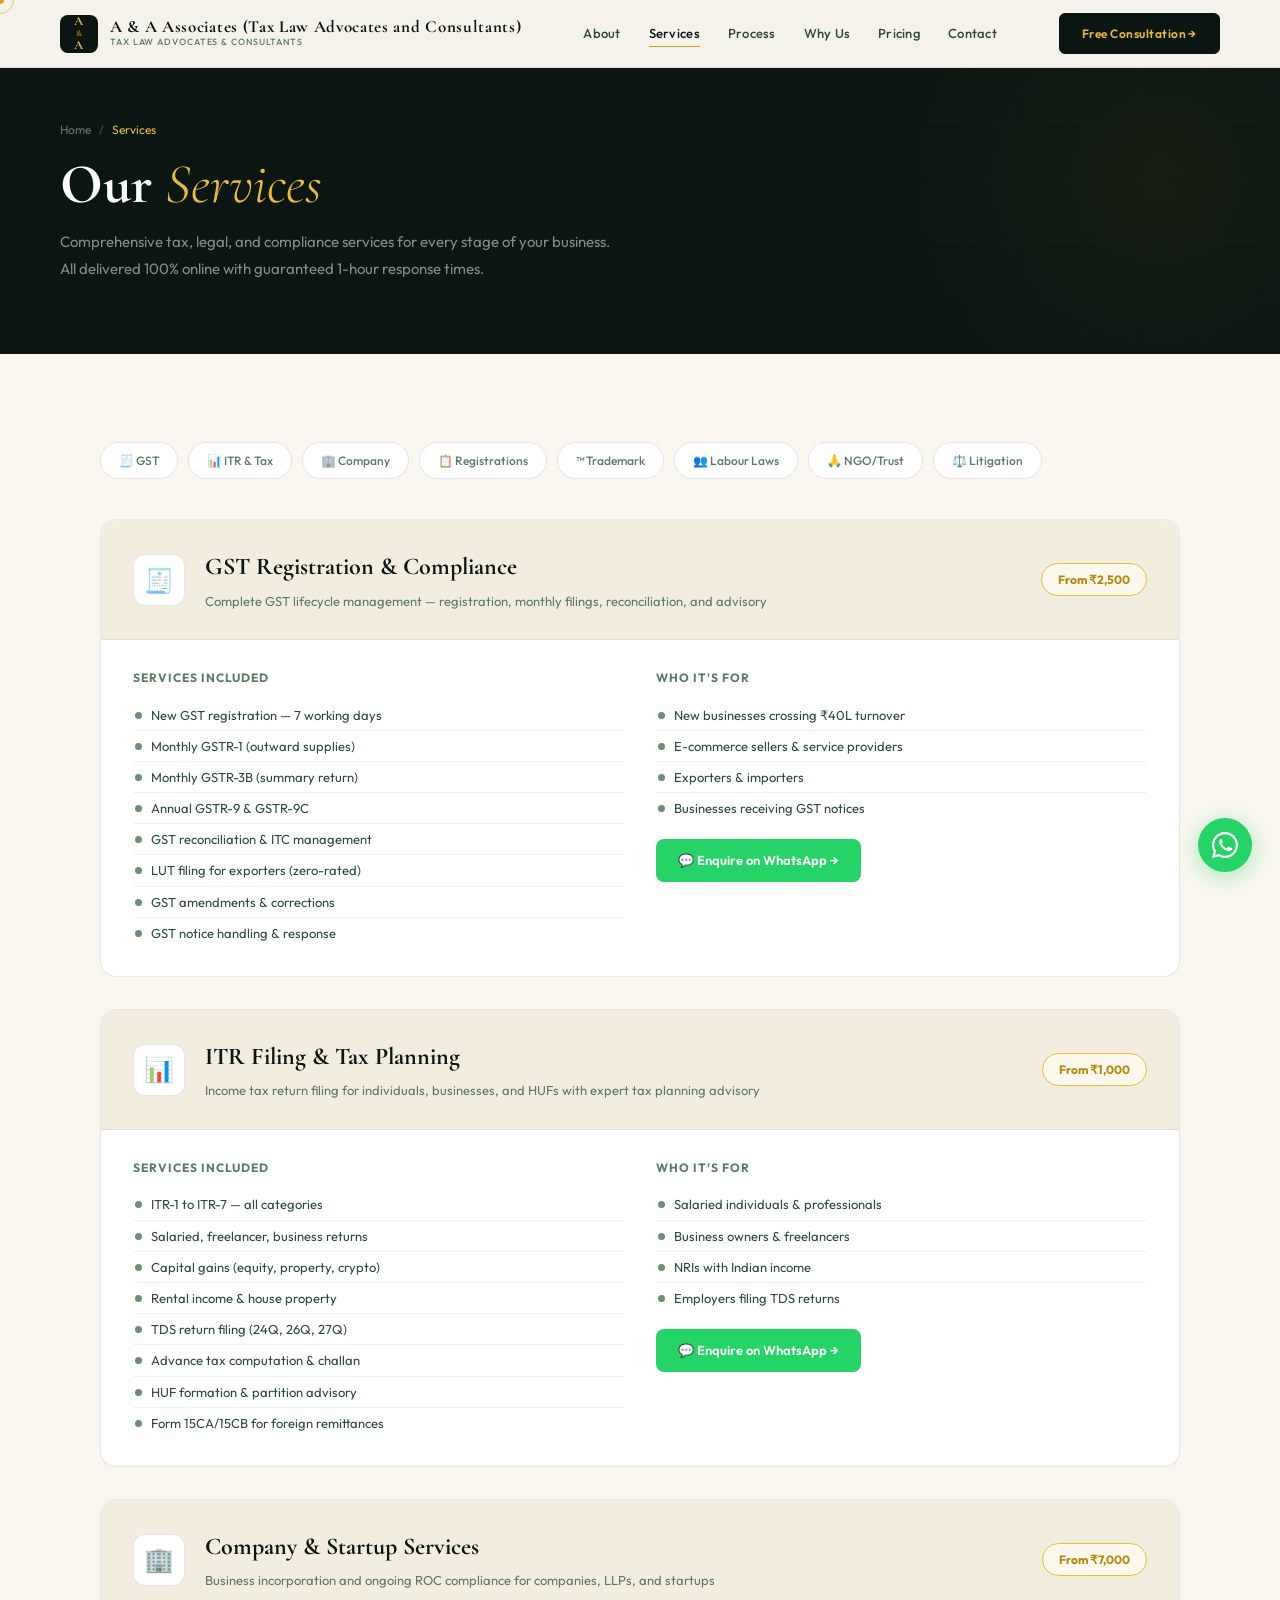
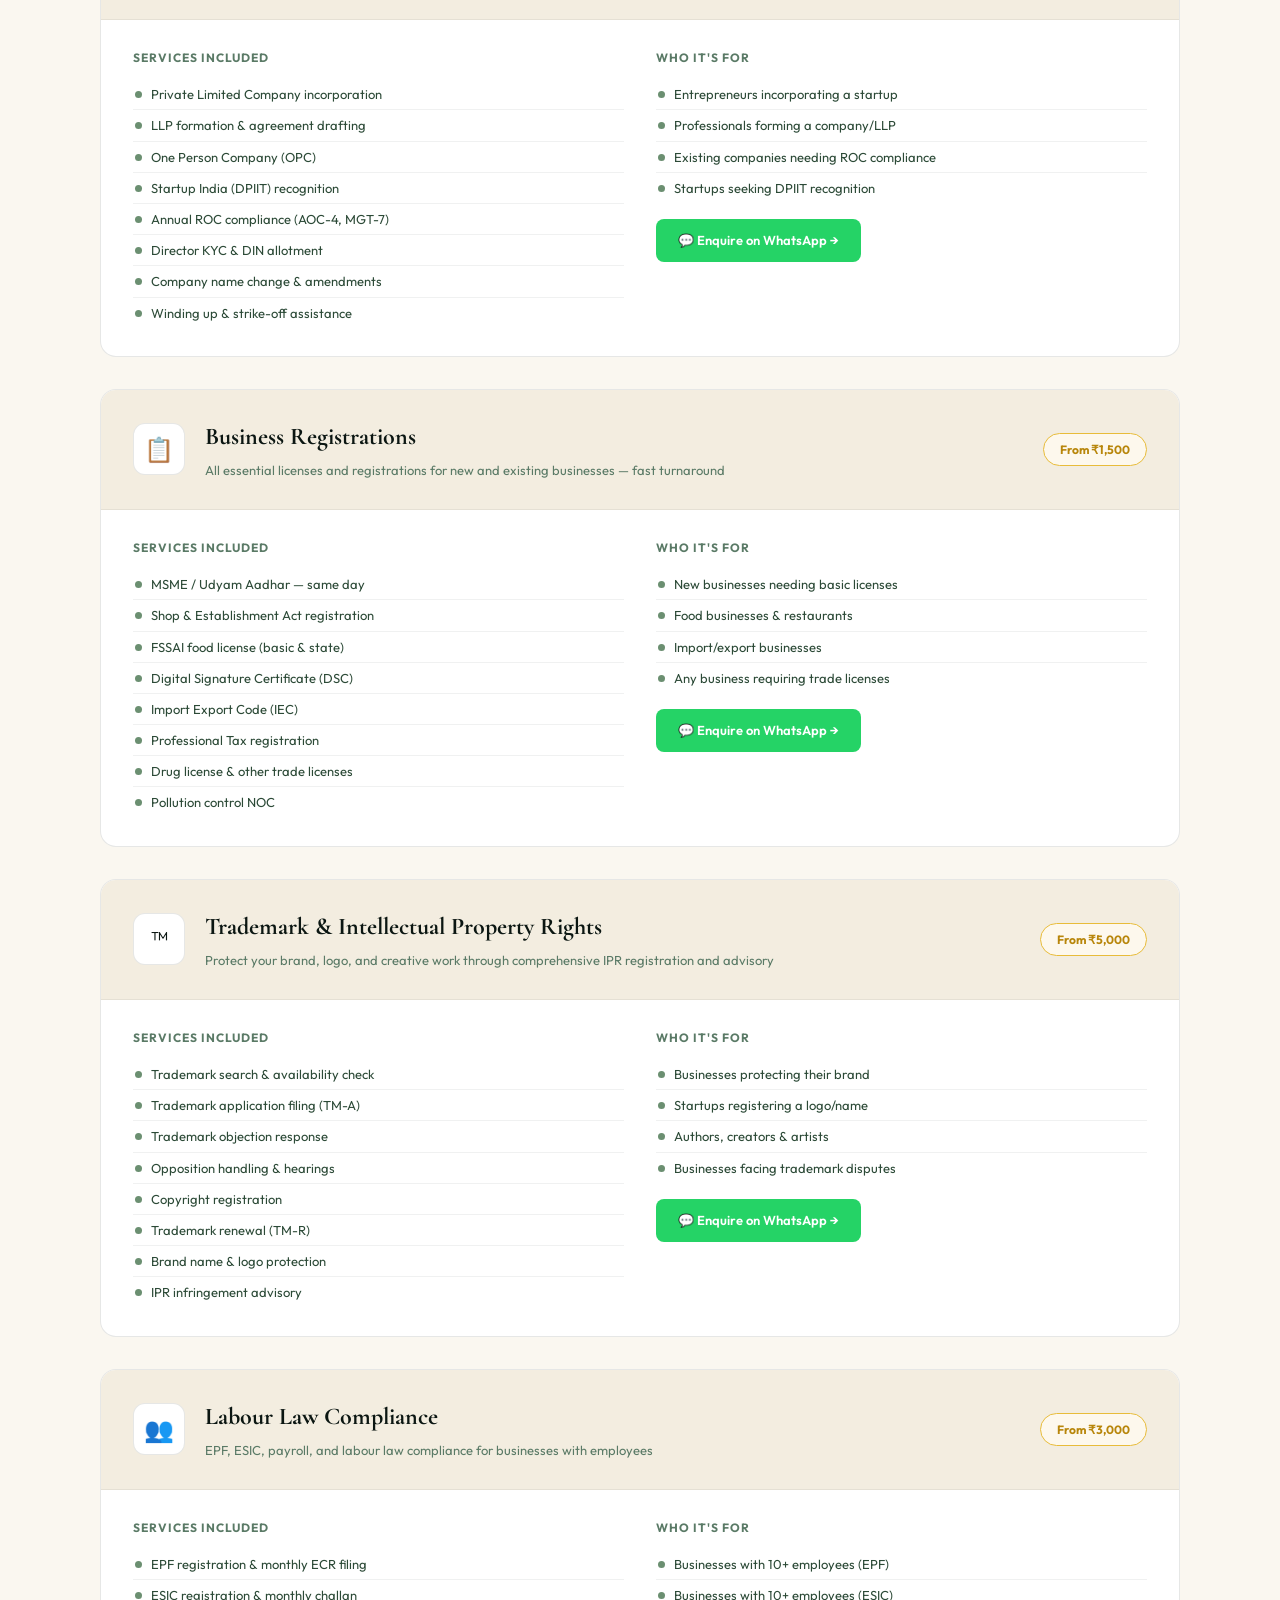
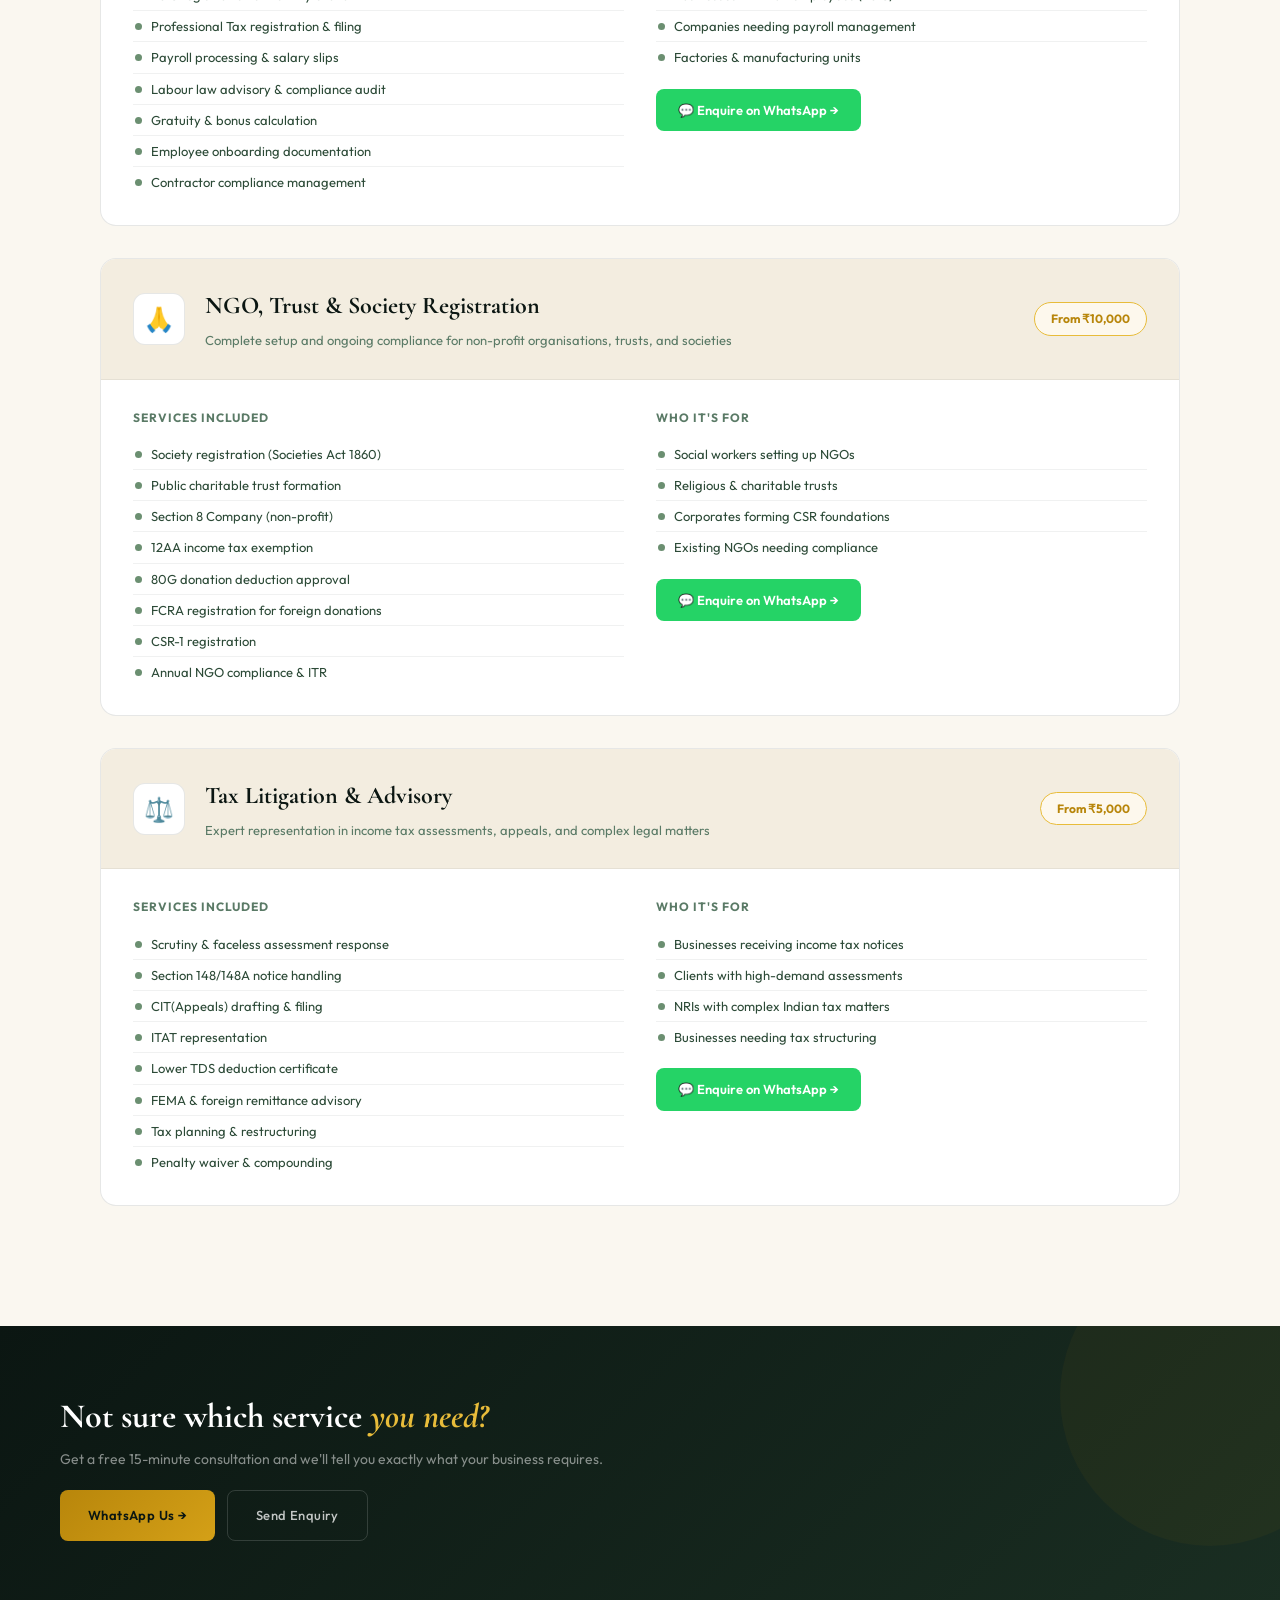
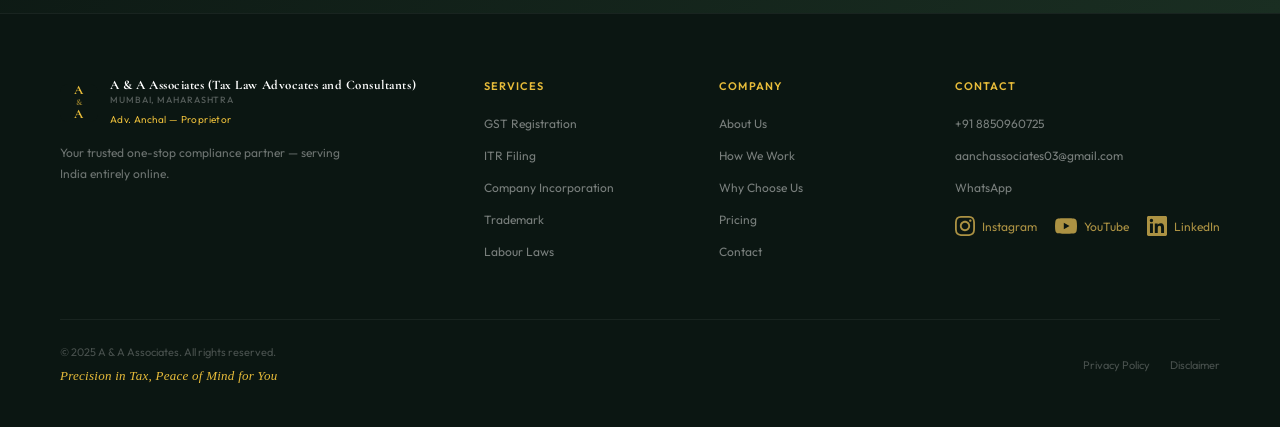
<file: services.html>
<!DOCTYPE html>
<html lang="en">
<script>!function(f,b,e,v,n,t,s){if(f.fbq)return;n=f.fbq=function(){n.callMethod?n.callMethod.apply(n,arguments):n.queue.push(arguments)};if(!f._fbq)f._fbq=n;n.push=n;n.loaded=!0;n.version='2.0';n.queue=[];t=b.createElement(e);t.async=!0;t.src=v;s=b.getElementsByTagName(e)[0];s.parentNode.insertBefore(t,s)}(window,document,'script','https://connect.facebook.net/en_US/fbevents.js');fbq('init','827226239881104');fbq('track','PageView');</script>
<noscript><img height="1" width="1" style="display:none" src="https://www.facebook.com/tr?id=827226239881104&ev=PageView&noscript=1"/></noscript>
<head>
<meta name="facebook-domain-verification" content="8ns4rkksq425lq21bnahoyhoitbpu9"/>
<meta charset="UTF-8"><meta name="viewport" content="width=device-width, initial-scale=1.0">
<title>Services | A &amp; A Associates — Tax Law Advocates &amp; Consultants</title>
<meta name="description" content="Comprehensive tax and legal services — GST, ITR, company incorporation, trademark, labour law, NGO registration, tax litigation and more. Free consultation.">

<!-- Google Analytics GA4 -->
<script async src="https://www.googletagmanager.com/gtag/js?id=G-T8LKGTTH0D"></script>
<script>
  window.dataLayer = window.dataLayer || [];
  function gtag(){dataLayer.push(arguments);}
  gtag('js', new Date());
  gtag('config', 'G-T8LKGTTH0D');
</script>

<link href="https://fonts.googleapis.com/css2?family=Cormorant+Garamond:ital,wght@0,300;0,400;0,600;0,700;1,300;1,400;1,600&family=Outfit:wght@300;400;500;600&display=swap" rel="stylesheet">
<link rel="stylesheet" href="style.css">
<style>
.svc-full{background:var(--white);border:1px solid var(--border);border-radius:16px;overflow:hidden;margin-bottom:32px;transition:all .3s}
.svc-full:hover{box-shadow:var(--shadow2)}
.svc-header{display:flex;align-items:center;gap:20px;padding:28px 32px;border-bottom:1px solid var(--border2);background:var(--cream2)}
.svc-header-icon{width:52px;height:52px;border-radius:12px;display:flex;align-items:center;justify-content:center;font-size:24px;background:var(--white);border:1px solid var(--border);flex-shrink:0}
.svc-header-text h2{font-family:'Cormorant Garamond',serif;font-size:24px;font-weight:700;color:var(--ink);margin-bottom:4px}
.svc-header-text p{font-size:13px;color:var(--ink4)}
.svc-from-badge{margin-left:auto;background:var(--gold5);border:1px solid var(--gold3);border-radius:20px;padding:6px 16px;font-size:12px;font-weight:700;color:var(--gold);flex-shrink:0}
.svc-body{padding:28px 32px;display:grid;grid-template-columns:1fr 1fr;gap:32px}
.svc-list h4{font-size:12px;font-weight:700;letter-spacing:.08em;text-transform:uppercase;color:var(--ink4);margin-bottom:12px}
.svc-list ul{list-style:none;padding:0}
.svc-list ul li{font-size:13px;color:var(--ink3);padding:6px 0 6px 18px;position:relative;border-bottom:1px solid var(--border2);line-height:1.4}
.svc-list ul li:last-child{border-bottom:none}
.svc-list ul li::before{content:'';position:absolute;left:2px;top:12px;width:7px;height:7px;border-radius:50%;background:var(--sage)}
.svc-wa-btn{display:inline-flex;align-items:center;gap:8px;background:#25d366;color:var(--white);border:none;padding:11px 22px;border-radius:8px;font-size:13px;font-weight:600;text-decoration:none;transition:all .2s;margin-top:16px}
.svc-wa-btn:hover{background:#1da851;transform:translateY(-2px)}
.filter-bar{display:flex;gap:10px;flex-wrap:wrap;margin-bottom:40px}
.filter-btn{padding:8px 18px;border-radius:20px;border:1px solid var(--border);background:var(--white);font-size:12px;font-weight:500;color:var(--ink4);cursor:pointer;transition:all .2s;text-decoration:none}
.filter-btn:hover,.filter-btn.active{background:var(--ink);color:var(--white);border-color:var(--ink)}
@media(max-width:768px){.svc-body{grid-template-columns:1fr}.svc-header{flex-wrap:wrap}.svc-from-badge{margin-left:0}}
</style>
</head>
<body>
<div class="cursor" id="cursor"></div><div class="cursor-ring" id="cursorRing"></div>
<nav id="navbar" class="solid">
  <a class="nav-logo" href="index.html"><div class="nav-logo-mark"><span>A</span><span style="font-size:9px;opacity:.6">&amp;</span><span>A</span></div><div class="nav-logo-text"><div class="nav-logo-name">A &amp; A Associates (Tax Law Advocates and Consultants)</div><div class="nav-logo-sub">Tax Law Advocates &amp; Consultants</div></div></a>
  <div class="nav-links"><a href="about.html">About</a><a href="services.html" class="active">Services</a><a href="process.html">Process</a><a href="why-us.html">Why Us</a><a href="pricing.html">Pricing</a><a href="contact.html">Contact</a></div>
  <a href="https://wa.me/918850960725" class="nav-cta" target="_blank">Free Consultation →</a>
  <div class="hamburger" id="hamburger" onclick="toggleMenu()"><span></span><span></span><span></span></div>
</nav>
<div class="mobile-menu" id="mobileMenu"><a href="about.html" onclick="toggleMenu()">About</a><a href="services.html" class="active" onclick="toggleMenu()">Services</a><a href="process.html" onclick="toggleMenu()">Process</a><a href="why-us.html" onclick="toggleMenu()">Why Us</a><a href="pricing.html" onclick="toggleMenu()">Pricing</a><a href="contact.html" onclick="toggleMenu()">Contact</a><a href="https://wa.me/918850960725" class="btn-primary" target="_blank" onclick="toggleMenu()">WhatsApp Us →</a></div>
<div class="page-hero"><div class="page-hero-inner"><div class="breadcrumb"><a href="index.html">Home</a><span>/</span><span class="current">Services</span></div><h1>Our <em>Services</em></h1><p>Comprehensive tax, legal, and compliance services for every stage of your business. All delivered 100% online with guaranteed 1-hour response times.</p></div></div>
<section><div class="section">
<div class="filter-bar"><a href="#gst" class="filter-btn">🧾 GST</a><a href="#itr" class="filter-btn">📊 ITR &amp; Tax</a><a href="#company" class="filter-btn">🏢 Company</a><a href="#registration" class="filter-btn">📋 Registrations</a><a href="#trademark" class="filter-btn">™ Trademark</a><a href="#labour" class="filter-btn">👥 Labour Laws</a><a href="#ngo" class="filter-btn">🙏 NGO/Trust</a><a href="#litigation" class="filter-btn">⚖️ Litigation</a></div>
<div id="gst" class="svc-full reveal"><div class="svc-header"><div class="svc-header-icon">🧾</div><div class="svc-header-text"><h2>GST Registration &amp; Compliance</h2><p>Complete GST lifecycle management — registration, monthly filings, reconciliation, and advisory</p></div><div class="svc-from-badge">From ₹2,500</div></div><div class="svc-body"><div class="svc-list"><h4>Services Included</h4><ul><li>New GST registration — 7 working days</li><li>Monthly GSTR-1 (outward supplies)</li><li>Monthly GSTR-3B (summary return)</li><li>Annual GSTR-9 &amp; GSTR-9C</li><li>GST reconciliation &amp; ITC management</li><li>LUT filing for exporters (zero-rated)</li><li>GST amendments &amp; corrections</li><li>GST notice handling &amp; response</li></ul></div><div class="svc-list"><h4>Who It's For</h4><ul><li>New businesses crossing ₹40L turnover</li><li>E-commerce sellers &amp; service providers</li><li>Exporters &amp; importers</li><li>Businesses receiving GST notices</li></ul><a href="https://wa.me/918850960725?text=Hi%2C+I+need+help+with+GST+Registration+%26+Compliance" class="svc-wa-btn" target="_blank" onclick="fbq('track','Lead',{content_name:'GST Registration &amp; Compliance',content_category:'ITR / Tax Services'})">💬 Enquire on WhatsApp →</a></div></div></div>
<div id="itr" class="svc-full reveal"><div class="svc-header"><div class="svc-header-icon">📊</div><div class="svc-header-text"><h2>ITR Filing &amp; Tax Planning</h2><p>Income tax return filing for individuals, businesses, and HUFs with expert tax planning advisory</p></div><div class="svc-from-badge">From ₹1,000</div></div><div class="svc-body"><div class="svc-list"><h4>Services Included</h4><ul><li>ITR-1 to ITR-7 — all categories</li><li>Salaried, freelancer, business returns</li><li>Capital gains (equity, property, crypto)</li><li>Rental income &amp; house property</li><li>TDS return filing (24Q, 26Q, 27Q)</li><li>Advance tax computation &amp; challan</li><li>HUF formation &amp; partition advisory</li><li>Form 15CA/15CB for foreign remittances</li></ul></div><div class="svc-list"><h4>Who It's For</h4><ul><li>Salaried individuals &amp; professionals</li><li>Business owners &amp; freelancers</li><li>NRIs with Indian income</li><li>Employers filing TDS returns</li></ul><a href="https://wa.me/918850960725?text=Hi%2C+I+need+help+with+ITR+Filing+%26+Tax+Planning" class="svc-wa-btn" target="_blank" onclick="fbq('track','Lead',{content_name:'ITR Filing &amp; Tax Planning',content_category:'ITR / Tax Services'})">💬 Enquire on WhatsApp →</a></div></div></div>
<div id="company" class="svc-full reveal"><div class="svc-header"><div class="svc-header-icon">🏢</div><div class="svc-header-text"><h2>Company &amp; Startup Services</h2><p>Business incorporation and ongoing ROC compliance for companies, LLPs, and startups</p></div><div class="svc-from-badge">From ₹7,000</div></div><div class="svc-body"><div class="svc-list"><h4>Services Included</h4><ul><li>Private Limited Company incorporation</li><li>LLP formation &amp; agreement drafting</li><li>One Person Company (OPC)</li><li>Startup India (DPIIT) recognition</li><li>Annual ROC compliance (AOC-4, MGT-7)</li><li>Director KYC &amp; DIN allotment</li><li>Company name change &amp; amendments</li><li>Winding up &amp; strike-off assistance</li></ul></div><div class="svc-list"><h4>Who It's For</h4><ul><li>Entrepreneurs incorporating a startup</li><li>Professionals forming a company/LLP</li><li>Existing companies needing ROC compliance</li><li>Startups seeking DPIIT recognition</li></ul><a href="https://wa.me/918850960725?text=Hi%2C+I+need+help+with+Company+%26+Startup+Services" class="svc-wa-btn" target="_blank" onclick="fbq('track','Lead',{content_name:'Company &amp; Startup Services',content_category:'ITR / Tax Services'})">💬 Enquire on WhatsApp →</a></div></div></div>
<div id="registration" class="svc-full reveal"><div class="svc-header"><div class="svc-header-icon">📋</div><div class="svc-header-text"><h2>Business Registrations</h2><p>All essential licenses and registrations for new and existing businesses — fast turnaround</p></div><div class="svc-from-badge">From ₹1,500</div></div><div class="svc-body"><div class="svc-list"><h4>Services Included</h4><ul><li>MSME / Udyam Aadhar — same day</li><li>Shop &amp; Establishment Act registration</li><li>FSSAI food license (basic &amp; state)</li><li>Digital Signature Certificate (DSC)</li><li>Import Export Code (IEC)</li><li>Professional Tax registration</li><li>Drug license &amp; other trade licenses</li><li>Pollution control NOC</li></ul></div><div class="svc-list"><h4>Who It's For</h4><ul><li>New businesses needing basic licenses</li><li>Food businesses &amp; restaurants</li><li>Import/export businesses</li><li>Any business requiring trade licenses</li></ul><a href="https://wa.me/918850960725?text=Hi%2C+I+need+help+with+Business+Registrations" class="svc-wa-btn" target="_blank" onclick="fbq('track','Lead',{content_name:'Business Registrations',content_category:'ITR / Tax Services'})">💬 Enquire on WhatsApp →</a></div></div></div>
<div id="trademark" class="svc-full reveal"><div class="svc-header"><div class="svc-header-icon">™</div><div class="svc-header-text"><h2>Trademark &amp; Intellectual Property Rights</h2><p>Protect your brand, logo, and creative work through comprehensive IPR registration and advisory</p></div><div class="svc-from-badge">From ₹5,000</div></div><div class="svc-body"><div class="svc-list"><h4>Services Included</h4><ul><li>Trademark search &amp; availability check</li><li>Trademark application filing (TM-A)</li><li>Trademark objection response</li><li>Opposition handling &amp; hearings</li><li>Copyright registration</li><li>Trademark renewal (TM-R)</li><li>Brand name &amp; logo protection</li><li>IPR infringement advisory</li></ul></div><div class="svc-list"><h4>Who It's For</h4><ul><li>Businesses protecting their brand</li><li>Startups registering a logo/name</li><li>Authors, creators &amp; artists</li><li>Businesses facing trademark disputes</li></ul><a href="https://wa.me/918850960725?text=Hi%2C+I+need+help+with+Trademark+%26+IPR" class="svc-wa-btn" target="_blank" onclick="fbq('track','Lead',{content_name:'Trademark &amp; IPR',content_category:'ITR / Tax Services'})">💬 Enquire on WhatsApp →</a></div></div></div>
<div id="labour" class="svc-full reveal"><div class="svc-header"><div class="svc-header-icon">👥</div><div class="svc-header-text"><h2>Labour Law Compliance</h2><p>EPF, ESIC, payroll, and labour law compliance for businesses with employees</p></div><div class="svc-from-badge">From ₹3,000</div></div><div class="svc-body"><div class="svc-list"><h4>Services Included</h4><ul><li>EPF registration &amp; monthly ECR filing</li><li>ESIC registration &amp; monthly challan</li><li>Professional Tax registration &amp; filing</li><li>Payroll processing &amp; salary slips</li><li>Labour law advisory &amp; compliance audit</li><li>Gratuity &amp; bonus calculation</li><li>Employee onboarding documentation</li><li>Contractor compliance management</li></ul></div><div class="svc-list"><h4>Who It's For</h4><ul><li>Businesses with 10+ employees (EPF)</li><li>Businesses with 10+ employees (ESIC)</li><li>Companies needing payroll management</li><li>Factories &amp; manufacturing units</li></ul><a href="https://wa.me/918850960725?text=Hi%2C+I+need+help+with+Labour+Law+Compliance" class="svc-wa-btn" target="_blank" onclick="fbq('track','Lead',{content_name:'Labour Law Compliance',content_category:'ITR / Tax Services'})">💬 Enquire on WhatsApp →</a></div></div></div>
<div id="ngo" class="svc-full reveal"><div class="svc-header"><div class="svc-header-icon">🙏</div><div class="svc-header-text"><h2>NGO, Trust &amp; Society Registration</h2><p>Complete setup and ongoing compliance for non-profit organisations, trusts, and societies</p></div><div class="svc-from-badge">From ₹10,000</div></div><div class="svc-body"><div class="svc-list"><h4>Services Included</h4><ul><li>Society registration (Societies Act 1860)</li><li>Public charitable trust formation</li><li>Section 8 Company (non-profit)</li><li>12AA income tax exemption</li><li>80G donation deduction approval</li><li>FCRA registration for foreign donations</li><li>CSR-1 registration</li><li>Annual NGO compliance &amp; ITR</li></ul></div><div class="svc-list"><h4>Who It's For</h4><ul><li>Social workers setting up NGOs</li><li>Religious &amp; charitable trusts</li><li>Corporates forming CSR foundations</li><li>Existing NGOs needing compliance</li></ul><a href="https://wa.me/918850960725?text=Hi%2C+I+need+help+with+NGO%2FTrust+Registration" class="svc-wa-btn" target="_blank" onclick="fbq('track','Lead',{content_name:'NGO &amp; Trust Registration',content_category:'ITR / Tax Services'})">💬 Enquire on WhatsApp →</a></div></div></div>
<div id="litigation" class="svc-full reveal"><div class="svc-header"><div class="svc-header-icon">⚖️</div><div class="svc-header-text"><h2>Tax Litigation &amp; Advisory</h2><p>Expert representation in income tax assessments, appeals, and complex legal matters</p></div><div class="svc-from-badge">From ₹5,000</div></div><div class="svc-body"><div class="svc-list"><h4>Services Included</h4><ul><li>Scrutiny &amp; faceless assessment response</li><li>Section 148/148A notice handling</li><li>CIT(Appeals) drafting &amp; filing</li><li>ITAT representation</li><li>Lower TDS deduction certificate</li><li>FEMA &amp; foreign remittance advisory</li><li>Tax planning &amp; restructuring</li><li>Penalty waiver &amp; compounding</li></ul></div><div class="svc-list"><h4>Who It's For</h4><ul><li>Businesses receiving income tax notices</li><li>Clients with high-demand assessments</li><li>NRIs with complex Indian tax matters</li><li>Businesses needing tax structuring</li></ul><a href="https://wa.me/918850960725?text=Hi%2C+I+need+help+with+Tax+Litigation+%26+Advisory" class="svc-wa-btn" target="_blank" onclick="fbq('track','Lead',{content_name:'Tax Litigation &amp; Advisory',content_category:'ITR / Tax Services'})">💬 Enquire on WhatsApp →</a></div></div></div>
</div></section>
<div class="cta-strip"><div class="cta-inner"><div class="cta-left reveal"><h2 class="section-title">Not sure which service <em>you need?</em></h2><p>Get a free 15-minute consultation and we'll tell you exactly what your business requires.</p><div class="cta-actions"><a href="https://wa.me/918850960725" class="btn-primary" target="_blank">WhatsApp Us →</a><a href="contact.html" class="btn-secondary-light">Send Enquiry</a></div></div></div></div>
<footer><div class="footer-inner"><div class="footer-top"><div class="footer-brand"><a class="nav-logo" href="index.html"><div class="nav-logo-mark"><span>A</span><span style="font-size:9px;opacity:.6">&amp;</span><span>A</span></div><div class="nav-logo-text"><div class="nav-logo-name" style="color:#fff;font-size:13px;line-height:1.2">A &amp; A Associates (Tax Law Advocates and Consultants)</div><div class="nav-logo-sub" style="color:rgba(255,255,255,.3)">Mumbai, Maharashtra</div><div style="font-size:10px;color:var(--gold3);margin-top:4px;letter-spacing:.04em">Adv. Anchal — Proprietor</div></div></a><p class="footer-desc">Your trusted one-stop compliance partner — serving India entirely online.</p></div><div class="footer-col"><h5>Services</h5><ul><li><a href="#gst">GST Registration</a></li><li><a href="#itr">ITR Filing</a></li><li><a href="#company">Company Incorporation</a></li><li><a href="#trademark">Trademark</a></li><li><a href="#labour">Labour Laws</a></li></ul></div><div class="footer-col"><h5>Company</h5><ul><li><a href="about.html">About Us</a></li><li><a href="process.html">How We Work</a></li><li><a href="why-us.html">Why Choose Us</a></li><li><a href="pricing.html">Pricing</a></li><li><a href="contact.html">Contact</a></li></ul></div><div class="footer-col"><h5>Contact</h5><ul><li><a href="tel:+918850960725">+91 8850960725</a></li><li><a href="mailto:aanchassociates03@gmail.com">aanchassociates03@gmail.com</a></li><li><a href="https://wa.me/918850960725" target="_blank">WhatsApp</a></li></ul><div class="footer-social"><a href="https://www.instagram.com/aanchassociates" target="_blank" rel="noopener" aria-label="Instagram"><svg xmlns="http://www.w3.org/2000/svg" width="20" height="20" viewBox="0 0 24 24" fill="currentColor"><path d="M12 2.163c3.204 0 3.584.012 4.85.07 3.252.148 4.771 1.691 4.919 4.919.058 1.265.069 1.645.069 4.849 0 3.205-.012 3.584-.069 4.849-.149 3.225-1.664 4.771-4.919 4.919-1.266.058-1.644.07-4.85.07-3.204 0-3.584-.012-4.849-.07-3.26-.149-4.771-1.699-4.919-4.92-.058-1.265-.07-1.644-.07-4.849 0-3.204.013-3.583.07-4.849.149-3.227 1.664-4.771 4.919-4.919 1.266-.057 1.645-.069 4.849-.069zm0-2.163c-3.259 0-3.667.014-4.947.072-4.358.2-6.78 2.618-6.98 6.98-.059 1.281-.073 1.689-.073 4.948 0 3.259.014 3.668.072 4.948.2 4.358 2.618 6.78 6.98 6.98 1.281.058 1.689.072 4.948.072 3.259 0 3.668-.014 4.948-.072 4.354-.2 6.782-2.618 6.979-6.98.059-1.28.073-1.689.073-4.948 0-3.259-.014-3.667-.072-4.947-.196-4.354-2.617-6.78-6.979-6.98-1.281-.059-1.69-.073-4.949-.073zm0 5.838c-3.403 0-6.162 2.759-6.162 6.162s2.759 6.163 6.162 6.163 6.162-2.759 6.162-6.163c0-3.403-2.759-6.162-6.162-6.162zm0 10.162c-2.209 0-4-1.79-4-4 0-2.209 1.791-4 4-4s4 1.791 4 4c0 2.21-1.791 4-4 4zm6.406-11.845c-.796 0-1.441.645-1.441 1.44s.645 1.44 1.441 1.44c.795 0 1.439-.645 1.439-1.44s-.644-1.44-1.439-1.44z"/></svg> Instagram</a><a href="https://www.youtube.com/@aanchassociates" target="_blank" rel="noopener" aria-label="YouTube"><svg xmlns="http://www.w3.org/2000/svg" width="22" height="22" viewBox="0 0 24 24" fill="currentColor"><path d="M23.495 6.205a3.007 3.007 0 0 0-2.088-2.088c-1.87-.501-9.396-.501-9.396-.501s-7.507-.01-9.396.501A3.007 3.007 0 0 0 .527 6.205a31.247 31.247 0 0 0-.522 5.805 31.247 31.247 0 0 0 .522 5.783 3.007 3.007 0 0 0 2.088 2.088c1.868.502 9.396.502 9.396.502s7.506 0 9.396-.502a3.007 3.007 0 0 0 2.088-2.088 31.247 31.247 0 0 0 .5-5.783 31.247 31.247 0 0 0-.5-5.805zM9.609 15.601V8.408l6.264 3.602z"/></svg> YouTube</a><a href="https://www.linkedin.com/in/aanchal-nasta-7164a220b" target="_blank" rel="noopener" aria-label="LinkedIn"><svg xmlns="http://www.w3.org/2000/svg" width="20" height="20" viewBox="0 0 24 24" fill="currentColor"><path d="M20.447 20.452h-3.554v-5.569c0-1.328-.027-3.037-1.852-3.037-1.853 0-2.136 1.445-2.136 2.939v5.667H9.351V9h3.414v1.561h.046c.477-.9 1.637-1.85 3.37-1.85 3.601 0 4.267 2.37 4.267 5.455v6.286zM5.337 7.433a2.062 2.062 0 0 1-2.063-2.065 2.064 2.064 0 1 1 2.063 2.065zm1.782 13.019H3.555V9h3.564v11.452zM22.225 0H1.771C.792 0 0 .774 0 1.729v20.542C0 23.227.792 24 1.771 24h20.451C23.2 24 24 23.227 24 22.271V1.729C24 .774 23.2 0 22.222 0h.003z"/></svg> LinkedIn</a></div></div></div><div class="footer-bottom"><div><div class="footer-copy">© 2025 A &amp; A Associates. All rights reserved.</div><div style="font-size:13px;color:var(--gold3);font-style:italic;margin-top:4px;font-family:'Georgia',serif;letter-spacing:.02em">Precision in Tax, Peace of Mind for You</div></div><div class="footer-links"><a href="#">Privacy Policy</a><a href="#">Disclaimer</a></div></div></div></footer>
<div class="wa-float"><div class="wa-tooltip">Chat on WhatsApp</div><a class="wa-btn" href="https://wa.me/918850960725" target="_blank"><svg viewBox="0 0 32 32"><path d="M16.004 0C7.164 0 0 7.16 0 15.996c0 2.8.733 5.572 2.132 7.992L0 32l8.236-2.104A16.003 16.003 0 0 0 16 32c8.836 0 16-7.16 16-15.996S24.836 0 16.004 0zm0 29.28a13.279 13.279 0 0 1-6.788-1.856l-.488-.292-5.044 1.288 1.32-4.9-.32-.504A13.236 13.236 0 0 1 2.72 16c0-7.332 5.96-13.292 13.28-13.292 7.32 0 13.28 5.96 13.28 13.292 0 7.332-5.96 13.28-13.276 13.28zm7.272-9.948c-.4-.2-2.356-1.16-2.72-1.296-.364-.132-.628-.2-.892.2-.264.4-1.024 1.296-1.256 1.564-.232.264-.46.296-.86.1-.4-.196-1.688-.624-3.216-1.988-1.188-1.06-1.988-2.372-2.22-2.772-.232-.4-.024-.616.176-.816.18-.18.4-.464.6-.696.2-.232.264-.4.396-.664.132-.264.064-.496-.032-.696-.1-.2-.892-2.148-1.22-2.94-.32-.768-.648-.664-.892-.676-.228-.012-.492-.016-.756-.016-.264 0-.692.1-.1056.496-.364.396-1.388 1.356-1.388 3.308 0 1.956 1.42 3.84 1.62 4.104.2.264 2.796 4.268 6.776 5.98.948.408 1.688.652 2.264.836.952.3 1.82.26 2.504.16.764-.116 2.356-.964 2.688-1.892.336-.928.336-1.724.232-1.892-.1-.172-.36-.268-.76-.468z"/></svg></a></div>
<script>
const cursor=document.getElementById('cursor'),ring=document.getElementById('cursorRing');
document.addEventListener('mousemove',e=>{cursor.style.left=e.clientX+'px';cursor.style.top=e.clientY+'px';setTimeout(()=>{ring.style.left=e.clientX+'px';ring.style.top=e.clientY+'px'},60)});
document.querySelectorAll('a,button').forEach(el=>{el.addEventListener('mouseenter',()=>{cursor.style.transform='translate(-50%,-50%) scale(2)';ring.style.opacity='.3'});el.addEventListener('mouseleave',()=>{cursor.style.transform='translate(-50%,-50%) scale(1)';ring.style.opacity='.5'})});
function toggleMenu(){document.getElementById('mobileMenu').classList.toggle('open')}
const obs=new IntersectionObserver(e=>{e.forEach(x=>{if(x.isIntersecting){x.target.classList.add('visible');obs.unobserve(x.target)}})},{threshold:.1});
document.querySelectorAll('.reveal').forEach(el=>obs.observe(el));
if('ontouchstart' in window){cursor.style.display='none';ring.style.display='none';}
</script>
<script src="pixel-events.js"></script>
<script>
  document.querySelectorAll('a.svc-wa-btn, a.wa-btn').forEach(function(link) {
    link.addEventListener('click', function() {
      fbq('track', 'Lead', {
        content_name: link.innerText.trim() || 'WhatsApp Button',
        content_category: 'ITR / Tax Services'
      });
    });
  });
</script>
</body></html>
</file>
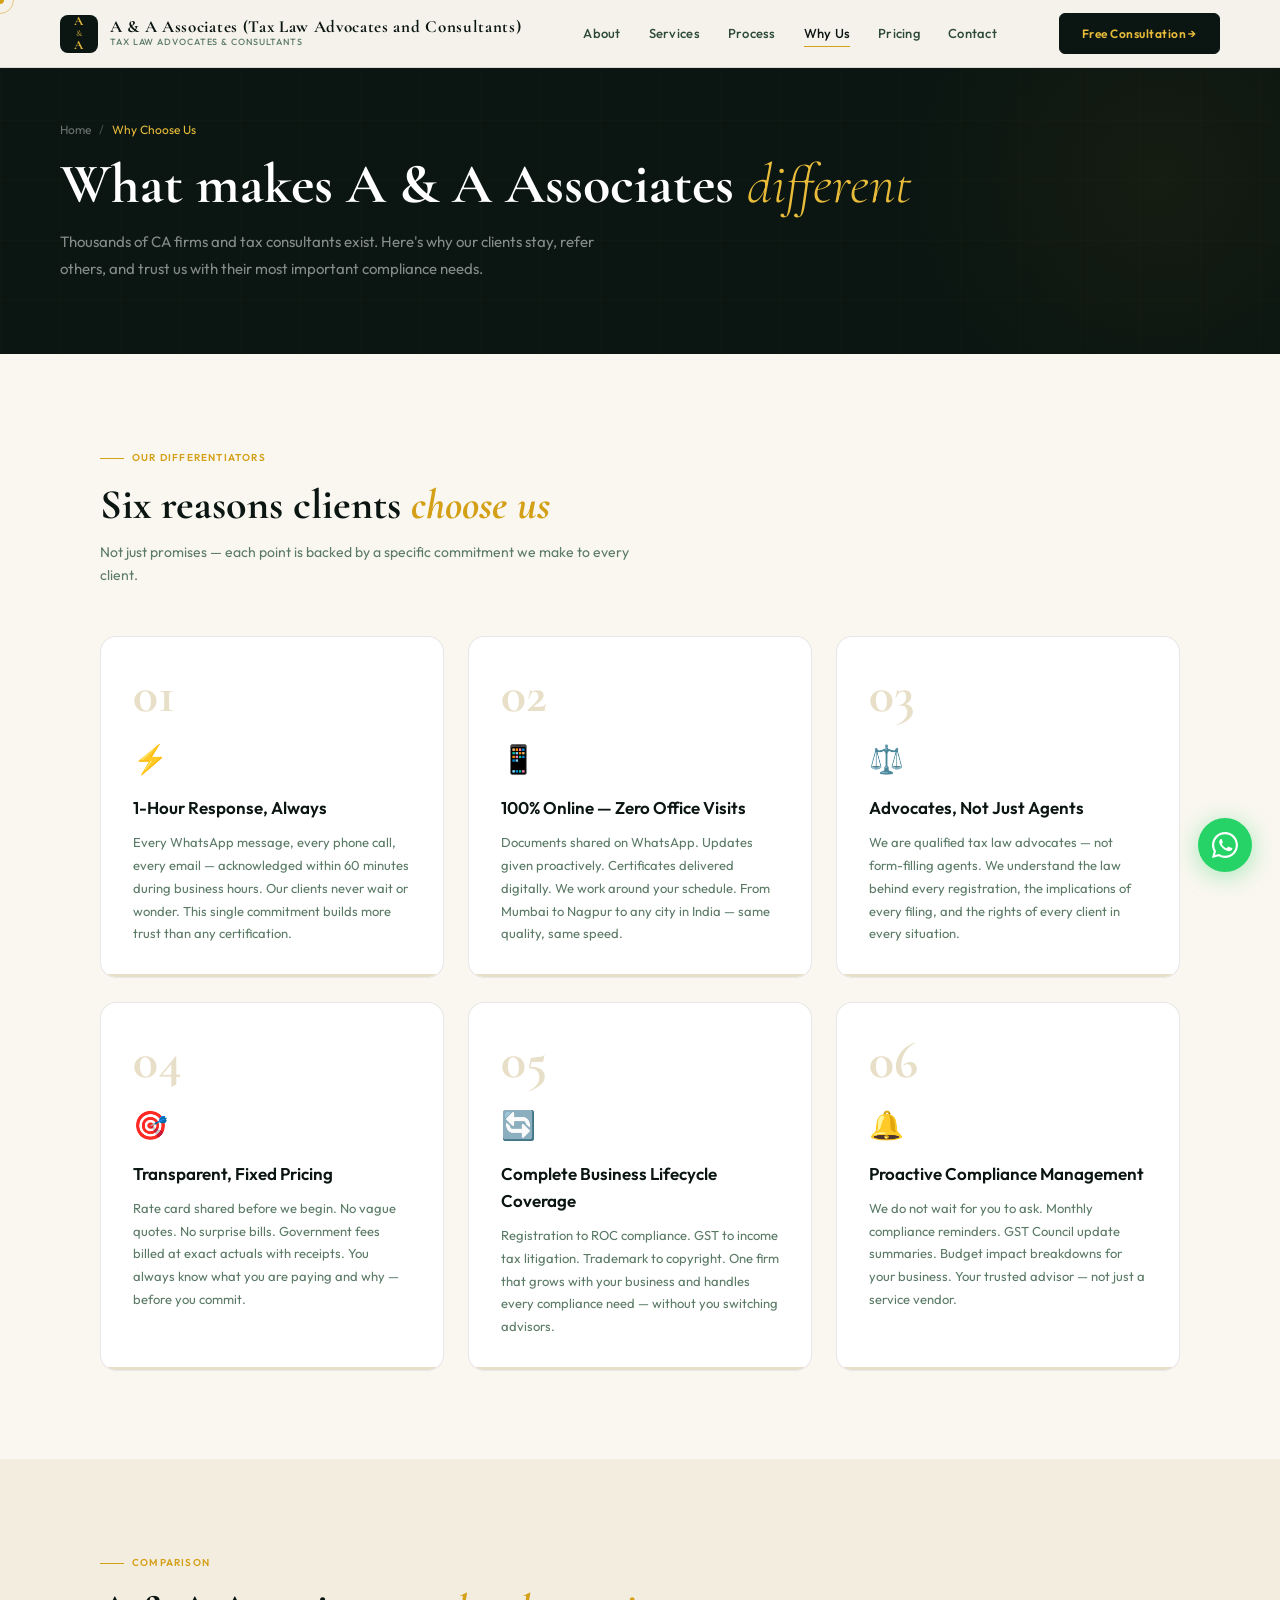
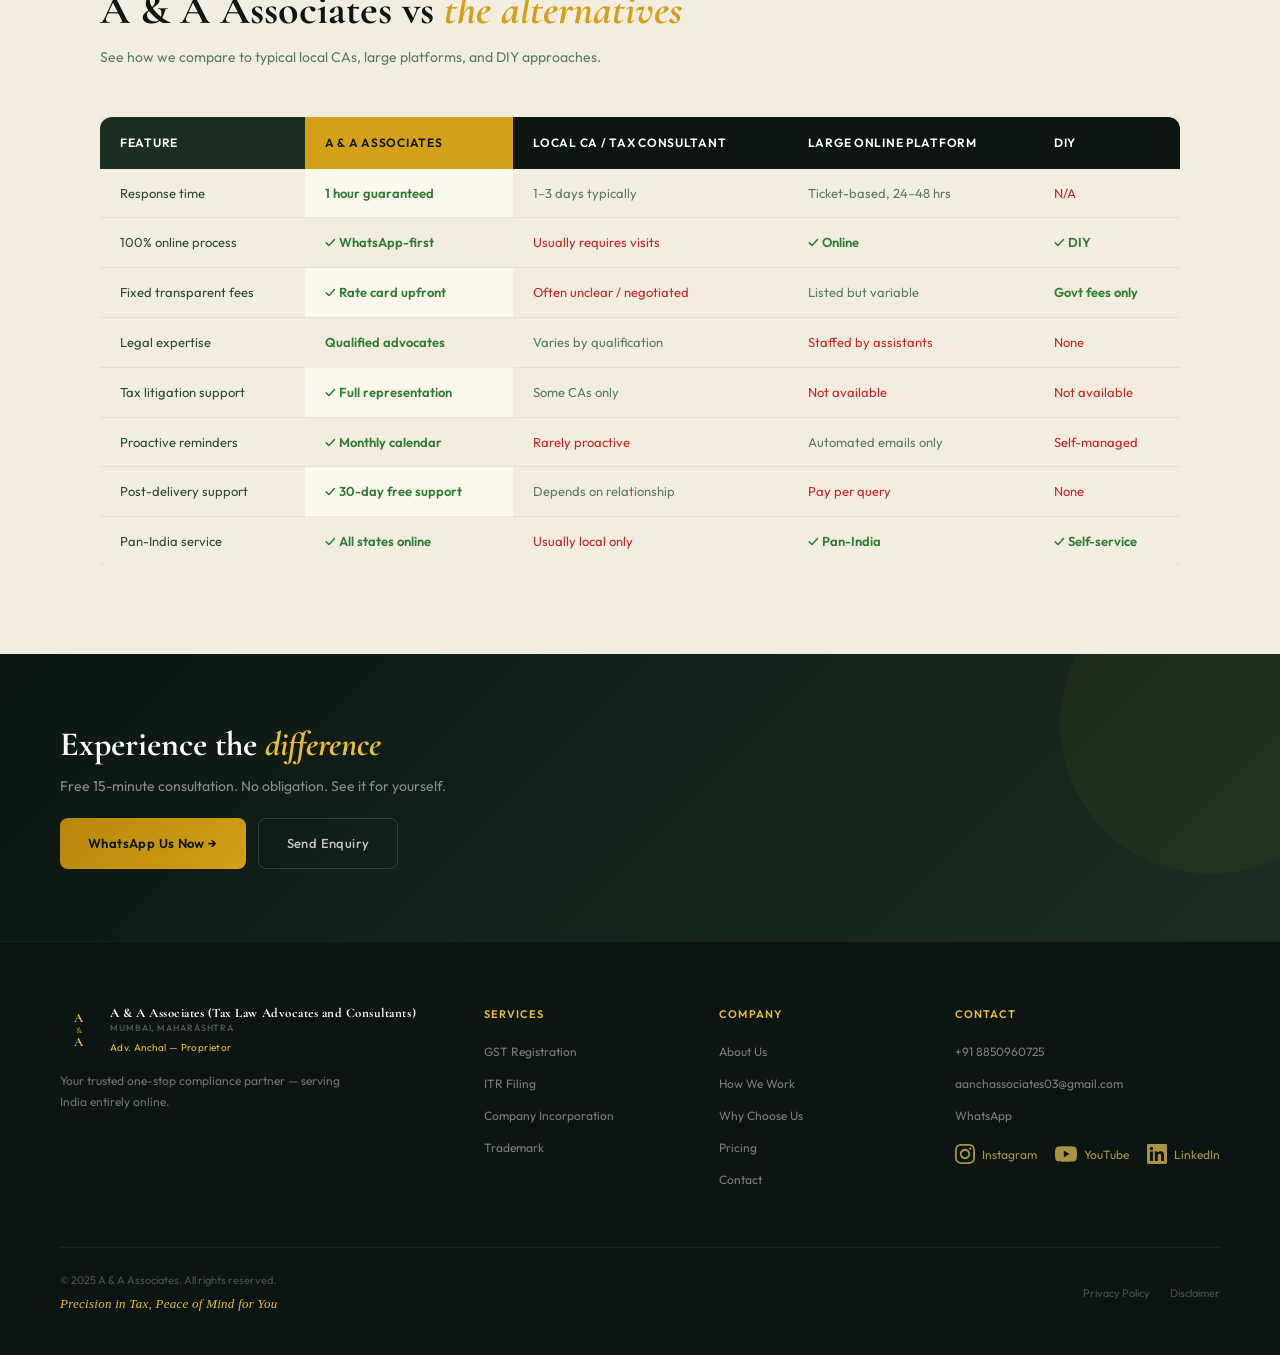
<file: why-us.html>
<!DOCTYPE html>
<html lang="en">
<script>!function(f,b,e,v,n,t,s){if(f.fbq)return;n=f.fbq=function(){n.callMethod?n.callMethod.apply(n,arguments):n.queue.push(arguments)};if(!f._fbq)f._fbq=n;n.push=n;n.loaded=!0;n.version='2.0';n.queue=[];t=b.createElement(e);t.async=!0;t.src=v;s=b.getElementsByTagName(e)[0];s.parentNode.insertBefore(t,s)}(window,document,'script','https://connect.facebook.net/en_US/fbevents.js');fbq('init','827226239881104');fbq('track','PageView');</script>
<noscript><img height="1" width="1" style="display:none" src="https://www.facebook.com/tr?id=827226239881104&ev=PageView&noscript=1"/></noscript>
<head>
<meta name="facebook-domain-verification" content="8ns4rkksq425lq21bnahoyhoitbpu9"/>
<meta charset="UTF-8"><meta name="viewport" content="width=device-width, initial-scale=1.0">
<title>Why Choose Us | A &amp; A Associates — Tax Law Advocates &amp; Consultants</title>
<meta name="description" content="Why A &amp; A Associates? 1-hour response, 100% online, qualified advocates, fixed transparent fees. See how we're different from other CA and tax firms.">

<!-- Google Analytics GA4 -->
<script async src="https://www.googletagmanager.com/gtag/js?id=G-T8LKGTTH0D"></script>
<script>
  window.dataLayer = window.dataLayer || [];
  function gtag(){dataLayer.push(arguments);}
  gtag('js', new Date());
  gtag('config', 'G-T8LKGTTH0D');
</script>

<link href="https://fonts.googleapis.com/css2?family=Cormorant+Garamond:ital,wght@0,300;0,400;0,600;0,700;1,300;1,400;1,600&family=Outfit:wght@300;400;500;600&display=swap" rel="stylesheet">
<link rel="stylesheet" href="style.css">
<style>
.why-grid{display:grid;grid-template-columns:repeat(3,1fr);gap:24px;margin-top:0}
.why-card{padding:32px;border-radius:16px;border:1px solid var(--border);background:var(--white);position:relative;overflow:hidden;transition:all .3s}
.why-card:hover{transform:translateY(-5px);box-shadow:var(--shadow2)}
.why-card::after{content:'';position:absolute;bottom:0;left:0;right:0;height:3px;background:var(--cream3);transition:background .3s}
.why-card:hover::after{background:linear-gradient(90deg,var(--gold),var(--gold3))}
.wc-num{font-family:'Cormorant Garamond',serif;font-size:52px;font-weight:700;color:var(--cream3);line-height:1;margin-bottom:16px;transition:color .3s}
.why-card:hover .wc-num{color:var(--gold4)}
.wc-icon{font-size:28px;margin-bottom:12px}
.wc-title{font-size:17px;font-weight:600;color:var(--ink);margin-bottom:10px}
.wc-desc{font-size:13px;color:var(--ink4);line-height:1.75}
.compare-table{width:100%;border-collapse:collapse;margin-top:0;border-radius:12px;overflow:hidden;box-shadow:var(--shadow)}
.compare-table th{background:var(--ink);color:var(--white);padding:16px 20px;font-size:12px;font-weight:600;letter-spacing:.06em;text-transform:uppercase;text-align:left}
.compare-table th:first-child{background:var(--ink2)}
.compare-table th.highlight{background:var(--gold2);color:var(--ink)}
.compare-table td{padding:14px 20px;font-size:13px;border-bottom:1px solid var(--border2);color:var(--ink3)}
.compare-table tr:last-child td{border-bottom:none}
.compare-table tr:nth-child(even) td{background:var(--cream2)}
.compare-table td.highlight{background:var(--gold5);font-weight:600;color:var(--ink)}
.compare-table td.yes{color:#2e7d32;font-weight:600}
.compare-table td.no{color:#c62828}
.compare-table td.maybe{color:var(--ink4)}
@media(max-width:1024px){.why-grid{grid-template-columns:1fr 1fr}}
@media(max-width:768px){.why-grid{grid-template-columns:1fr}.compare-table{font-size:11px}.compare-table td,.compare-table th{padding:10px 12px}}
</style>
</head>
<body>
<div class="cursor" id="cursor"></div><div class="cursor-ring" id="cursorRing"></div>
<nav id="navbar" class="solid">
  <a class="nav-logo" href="index.html"><div class="nav-logo-mark"><span>A</span><span style="font-size:9px;opacity:.6">&amp;</span><span>A</span></div><div class="nav-logo-text"><div class="nav-logo-name">A &amp; A Associates (Tax Law Advocates and Consultants)</div><div class="nav-logo-sub">Tax Law Advocates &amp; Consultants</div></div></a>
  <div class="nav-links"><a href="about.html">About</a><a href="services.html">Services</a><a href="process.html">Process</a><a href="why-us.html" class="active">Why Us</a><a href="pricing.html">Pricing</a><a href="contact.html">Contact</a></div>
  <a href="https://wa.me/918850960725" class="nav-cta" target="_blank" onclick="fbq('track','Lead',{content_name:'Nav Free Consultation - Why Us',content_category:'ITR / Tax Services'})">Free Consultation →</a>
  <div class="hamburger" id="hamburger" onclick="toggleMenu()"><span></span><span></span><span></span></div>
</nav>
<div class="mobile-menu" id="mobileMenu"><a href="about.html" onclick="toggleMenu()">About</a><a href="services.html" onclick="toggleMenu()">Services</a><a href="process.html" onclick="toggleMenu()">Process</a><a href="why-us.html" class="active" onclick="toggleMenu()">Why Us</a><a href="pricing.html" onclick="toggleMenu()">Pricing</a><a href="contact.html" onclick="toggleMenu()">Contact</a><a href="https://wa.me/918850960725" class="btn-primary" target="_blank" onclick="toggleMenu();fbq('track','Lead',{content_name:'Mobile Menu - Why Us',content_category:'ITR / Tax Services'})">WhatsApp Us →</a></div>
<div class="page-hero"><div class="page-hero-inner"><div class="breadcrumb"><a href="index.html">Home</a><span>/</span><span class="current">Why Choose Us</span></div><h1>What makes A &amp; A Associates <em>different</em></h1><p>Thousands of CA firms and tax consultants exist. Here's why our clients stay, refer others, and trust us with their most important compliance needs.</p></div></div>
<section><div class="section">
<div class="section-label reveal"><div class="sl-line"></div><div class="sl-text">Our differentiators</div></div>
<h2 class="section-title reveal">Six reasons clients <em>choose us</em></h2>
<p class="section-sub reveal">Not just promises — each point is backed by a specific commitment we make to every client.</p>
<div class="why-grid">
  <div class="why-card reveal"><div class="wc-num">01</div><div class="wc-icon">⚡</div><div class="wc-title">1-Hour Response, Always</div><div class="wc-desc">Every WhatsApp message, every phone call, every email — acknowledged within 60 minutes during business hours. Our clients never wait or wonder. This single commitment builds more trust than any certification.</div></div>
  <div class="why-card reveal reveal-delay-1"><div class="wc-num">02</div><div class="wc-icon">📱</div><div class="wc-title">100% Online — Zero Office Visits</div><div class="wc-desc">Documents shared on WhatsApp. Updates given proactively. Certificates delivered digitally. We work around your schedule. From Mumbai to Nagpur to any city in India — same quality, same speed.</div></div>
  <div class="why-card reveal reveal-delay-2"><div class="wc-num">03</div><div class="wc-icon">⚖️</div><div class="wc-title">Advocates, Not Just Agents</div><div class="wc-desc">We are qualified tax law advocates — not form-filling agents. We understand the law behind every registration, the implications of every filing, and the rights of every client in every situation.</div></div>
  <div class="why-card reveal"><div class="wc-num">04</div><div class="wc-icon">🎯</div><div class="wc-title">Transparent, Fixed Pricing</div><div class="wc-desc">Rate card shared before we begin. No vague quotes. No surprise bills. Government fees billed at exact actuals with receipts. You always know what you are paying and why — before you commit.</div></div>
  <div class="why-card reveal reveal-delay-1"><div class="wc-num">05</div><div class="wc-icon">🔄</div><div class="wc-title">Complete Business Lifecycle Coverage</div><div class="wc-desc">Registration to ROC compliance. GST to income tax litigation. Trademark to copyright. One firm that grows with your business and handles every compliance need — without you switching advisors.</div></div>
  <div class="why-card reveal reveal-delay-2"><div class="wc-num">06</div><div class="wc-icon">🔔</div><div class="wc-title">Proactive Compliance Management</div><div class="wc-desc">We do not wait for you to ask. Monthly compliance reminders. GST Council update summaries. Budget impact breakdowns for your business. Your trusted advisor — not just a service vendor.</div></div>
</div>
</div></section>
<section style="background:var(--cream2);padding:88px 0"><div style="max-width:1200px;margin:0 auto;padding:0 60px">
<div class="section-label reveal"><div class="sl-line"></div><div class="sl-text">Comparison</div></div>
<h2 class="section-title reveal">A &amp; A Associates vs <em>the alternatives</em></h2>
<p class="section-sub reveal">See how we compare to typical local CAs, large platforms, and DIY approaches.</p>
<div class="reveal" style="overflow-x:auto">
<table class="compare-table">
<thead><tr><th>Feature</th><th class="highlight">A &amp; A Associates</th><th>Local CA / Tax Consultant</th><th>Large Online Platform</th><th>DIY</th></tr></thead>
<tbody>
<tr><td>Response time</td><td class="highlight yes">1 hour guaranteed</td><td class="maybe">1–3 days typically</td><td class="maybe">Ticket-based, 24–48 hrs</td><td class="no">N/A</td></tr>
<tr><td>100% online process</td><td class="highlight yes">✓ WhatsApp-first</td><td class="no">Usually requires visits</td><td class="yes">✓ Online</td><td class="yes">✓ DIY</td></tr>
<tr><td>Fixed transparent fees</td><td class="highlight yes">✓ Rate card upfront</td><td class="no">Often unclear / negotiated</td><td class="maybe">Listed but variable</td><td class="yes">Govt fees only</td></tr>
<tr><td>Legal expertise</td><td class="highlight yes">Qualified advocates</td><td class="maybe">Varies by qualification</td><td class="no">Staffed by assistants</td><td class="no">None</td></tr>
<tr><td>Tax litigation support</td><td class="highlight yes">✓ Full representation</td><td class="maybe">Some CAs only</td><td class="no">Not available</td><td class="no">Not available</td></tr>
<tr><td>Proactive reminders</td><td class="highlight yes">✓ Monthly calendar</td><td class="no">Rarely proactive</td><td class="maybe">Automated emails only</td><td class="no">Self-managed</td></tr>
<tr><td>Post-delivery support</td><td class="highlight yes">✓ 30-day free support</td><td class="maybe">Depends on relationship</td><td class="no">Pay per query</td><td class="no">None</td></tr>
<tr><td>Pan-India service</td><td class="highlight yes">✓ All states online</td><td class="no">Usually local only</td><td class="yes">✓ Pan-India</td><td class="yes">✓ Self-service</td></tr>
</tbody>
</table>
</div>
</div></section>
<div class="cta-strip"><div class="cta-inner"><div class="cta-left reveal"><h2 class="section-title">Experience the <em>difference</em></h2><p>Free 15-minute consultation. No obligation. See it for yourself.</p><div class="cta-actions"><a href="https://wa.me/918850960725" class="btn-primary" target="_blank" onclick="fbq('track','Lead',{content_name:'Bottom CTA - Why Us',content_category:'ITR / Tax Services'})">WhatsApp Us Now →</a><a href="contact.html" class="btn-secondary-light">Send Enquiry</a></div></div></div></div>
<footer><div class="footer-inner"><div class="footer-top"><div class="footer-brand"><a class="nav-logo" href="index.html"><div class="nav-logo-mark"><span>A</span><span style="font-size:9px;opacity:.6">&amp;</span><span>A</span></div><div class="nav-logo-text"><div class="nav-logo-name" style="color:#fff;font-size:13px;line-height:1.2">A &amp; A Associates (Tax Law Advocates and Consultants)</div><div class="nav-logo-sub" style="color:rgba(255,255,255,.3)">Mumbai, Maharashtra</div><div style="font-size:10px;color:var(--gold3);margin-top:4px;letter-spacing:.04em">Adv. Anchal — Proprietor</div></div></a><p class="footer-desc">Your trusted one-stop compliance partner — serving India entirely online.</p></div><div class="footer-col"><h5>Services</h5><ul><li><a href="services.html#gst">GST Registration</a></li><li><a href="services.html#itr">ITR Filing</a></li><li><a href="services.html#company">Company Incorporation</a></li><li><a href="services.html#trademark">Trademark</a></li></ul></div><div class="footer-col"><h5>Company</h5><ul><li><a href="about.html">About Us</a></li><li><a href="process.html">How We Work</a></li><li><a href="why-us.html">Why Choose Us</a></li><li><a href="pricing.html">Pricing</a></li><li><a href="contact.html">Contact</a></li></ul></div><div class="footer-col"><h5>Contact</h5><ul><li><a href="tel:+918850960725">+91 8850960725</a></li><li><a href="mailto:aanchassociates03@gmail.com">aanchassociates03@gmail.com</a></li><li><a href="https://wa.me/918850960725" target="_blank">WhatsApp</a></li></ul><div class="footer-social"><a href="https://www.instagram.com/aanchassociates" target="_blank" rel="noopener" aria-label="Instagram"><svg xmlns="http://www.w3.org/2000/svg" width="20" height="20" viewBox="0 0 24 24" fill="currentColor"><path d="M12 2.163c3.204 0 3.584.012 4.85.07 3.252.148 4.771 1.691 4.919 4.919.058 1.265.069 1.645.069 4.849 0 3.205-.012 3.584-.069 4.849-.149 3.225-1.664 4.771-4.919 4.919-1.266.058-1.644.07-4.85.07-3.204 0-3.584-.012-4.849-.07-3.26-.149-4.771-1.699-4.919-4.92-.058-1.265-.07-1.644-.07-4.849 0-3.204.013-3.583.07-4.849.149-3.227 1.664-4.771 4.919-4.919 1.266-.057 1.645-.069 4.849-.069zm0-2.163c-3.259 0-3.667.014-4.947.072-4.358.2-6.78 2.618-6.98 6.98-.059 1.281-.073 1.689-.073 4.948 0 3.259.014 3.668.072 4.948.2 4.358 2.618 6.78 6.98 6.98 1.281.058 1.689.072 4.948.072 3.259 0 3.668-.014 4.948-.072 4.354-.2 6.782-2.618 6.979-6.98.059-1.28.073-1.689.073-4.948 0-3.259-.014-3.667-.072-4.947-.196-4.354-2.617-6.78-6.979-6.98-1.281-.059-1.69-.073-4.949-.073zm0 5.838c-3.403 0-6.162 2.759-6.162 6.162s2.759 6.163 6.162 6.163 6.162-2.759 6.162-6.163c0-3.403-2.759-6.162-6.162-6.162zm0 10.162c-2.209 0-4-1.79-4-4 0-2.209 1.791-4 4-4s4 1.791 4 4c0 2.21-1.791 4-4 4zm6.406-11.845c-.796 0-1.441.645-1.441 1.44s.645 1.44 1.441 1.44c.795 0 1.439-.645 1.439-1.44s-.644-1.44-1.439-1.44z"/></svg> Instagram</a><a href="https://www.youtube.com/@aanchassociates" target="_blank" rel="noopener" aria-label="YouTube"><svg xmlns="http://www.w3.org/2000/svg" width="22" height="22" viewBox="0 0 24 24" fill="currentColor"><path d="M23.495 6.205a3.007 3.007 0 0 0-2.088-2.088c-1.87-.501-9.396-.501-9.396-.501s-7.507-.01-9.396.501A3.007 3.007 0 0 0 .527 6.205a31.247 31.247 0 0 0-.522 5.805 31.247 31.247 0 0 0 .522 5.783 3.007 3.007 0 0 0 2.088 2.088c1.868.502 9.396.502 9.396.502s7.506 0 9.396-.502a3.007 3.007 0 0 0 2.088-2.088 31.247 31.247 0 0 0 .5-5.783 31.247 31.247 0 0 0-.5-5.805zM9.609 15.601V8.408l6.264 3.602z"/></svg> YouTube</a><a href="https://www.linkedin.com/in/aanchal-nasta-7164a220b" target="_blank" rel="noopener" aria-label="LinkedIn"><svg xmlns="http://www.w3.org/2000/svg" width="20" height="20" viewBox="0 0 24 24" fill="currentColor"><path d="M20.447 20.452h-3.554v-5.569c0-1.328-.027-3.037-1.852-3.037-1.853 0-2.136 1.445-2.136 2.939v5.667H9.351V9h3.414v1.561h.046c.477-.9 1.637-1.85 3.37-1.85 3.601 0 4.267 2.37 4.267 5.455v6.286zM5.337 7.433a2.062 2.062 0 0 1-2.063-2.065 2.064 2.064 0 1 1 2.063 2.065zm1.782 13.019H3.555V9h3.564v11.452zM22.225 0H1.771C.792 0 0 .774 0 1.729v20.542C0 23.227.792 24 1.771 24h20.451C23.2 24 24 23.227 24 22.271V1.729C24 .774 23.2 0 22.222 0h.003z"/></svg> LinkedIn</a></div></div></div><div class="footer-bottom"><div><div class="footer-copy">© 2025 A &amp; A Associates. All rights reserved.</div><div style="font-size:13px;color:var(--gold3);font-style:italic;margin-top:4px;font-family:'Georgia',serif;letter-spacing:.02em">Precision in Tax, Peace of Mind for You</div></div><div class="footer-links"><a href="#">Privacy Policy</a><a href="#">Disclaimer</a></div></div></div></footer>
<div class="wa-float"><div class="wa-tooltip">Chat on WhatsApp</div><a class="wa-btn" href="https://wa.me/918850960725" target="_blank" onclick="fbq('track','Lead',{content_name:'Float Button - Why Us',content_category:'ITR / Tax Services'})"><svg viewBox="0 0 32 32"><path d="M16.004 0C7.164 0 0 7.16 0 15.996c0 2.8.733 5.572 2.132 7.992L0 32l8.236-2.104A16.003 16.003 0 0 0 16 32c8.836 0 16-7.16 16-15.996S24.836 0 16.004 0zm0 29.28a13.279 13.279 0 0 1-6.788-1.856l-.488-.292-5.044 1.288 1.32-4.9-.32-.504A13.236 13.236 0 0 1 2.72 16c0-7.332 5.96-13.292 13.28-13.292 7.32 0 13.28 5.96 13.28 13.292 0 7.332-5.96 13.28-13.276 13.28zm7.272-9.948c-.4-.2-2.356-1.16-2.72-1.296-.364-.132-.628-.2-.892.2-.264.4-1.024 1.296-1.256 1.564-.232.264-.46.296-.86.1-.4-.196-1.688-.624-3.216-1.988-1.188-1.06-1.988-2.372-2.22-2.772-.232-.4-.024-.616.176-.816.18-.18.4-.464.6-.696.2-.232.264-.4.396-.664.132-.264.064-.496-.032-.696-.1-.2-.892-2.148-1.22-2.94-.32-.768-.648-.664-.892-.676-.228-.012-.492-.016-.756-.016-.264 0-.692.1-.1056.496-.364.396-1.388 1.356-1.388 3.308 0 1.956 1.42 3.84 1.62 4.104.2.264 2.796 4.268 6.776 5.98.948.408 1.688.652 2.264.836.952.3 1.82.26 2.504.16.764-.116 2.356-.964 2.688-1.892.336-.928.336-1.724.232-1.892-.1-.172-.36-.268-.76-.468z"/></svg></a></div>
<script>
const cursor=document.getElementById('cursor'),ring=document.getElementById('cursorRing');
document.addEventListener('mousemove',e=>{cursor.style.left=e.clientX+'px';cursor.style.top=e.clientY+'px';setTimeout(()=>{ring.style.left=e.clientX+'px';ring.style.top=e.clientY+'px'},60)});
document.querySelectorAll('a,button').forEach(el=>{el.addEventListener('mouseenter',()=>{cursor.style.transform='translate(-50%,-50%) scale(2)';ring.style.opacity='.3'});el.addEventListener('mouseleave',()=>{cursor.style.transform='translate(-50%,-50%) scale(1)';ring.style.opacity='.5'})});
function toggleMenu(){document.getElementById('mobileMenu').classList.toggle('open')}
const obs=new IntersectionObserver(e=>{e.forEach(x=>{if(x.isIntersecting){x.target.classList.add('visible');obs.unobserve(x.target)}})},{threshold:.1});
document.querySelectorAll('.reveal').forEach(el=>obs.observe(el));
if('ontouchstart' in window){cursor.style.display='none';ring.style.display='none';}
</script>
<script src="pixel-events.js"></script>
</body></html>
</file>
<file: style.css>
/* ── VARIABLES ── */
:root{
  --ink:#0b1612;--ink2:#1a2e22;--ink3:#2c4a37;--ink4:#5a7a66;
  --gold:#b8860b;--gold2:#d4a017;--gold3:#e8bc3a;--gold4:#f7e4a0;--gold5:#fdf8ed;
  --sage:#6b8f71;--sage2:#a8c5ae;--sage3:#d6e8d9;--sage4:#eef5ef;
  --cream:#faf7f0;--cream2:#f3ede0;--cream3:#e8dfc8;
  --white:#ffffff;
  --border:rgba(11,22,18,0.1);--border2:rgba(11,22,18,0.06);
  --shadow:0 4px 32px rgba(11,22,18,0.08);
  --shadow2:0 12px 64px rgba(11,22,18,0.12);
}
*{box-sizing:border-box;margin:0;padding:0}
html{scroll-behavior:smooth;font-size:15px}
body{font-family:'Outfit',sans-serif;background:var(--cream);color:var(--ink);line-height:1.6;overflow-x:hidden}

/* ── SCROLLBAR ── */
::-webkit-scrollbar{width:5px}
::-webkit-scrollbar-track{background:var(--cream)}
::-webkit-scrollbar-thumb{background:var(--gold2);border-radius:3px}

/* ── CURSOR ── */
.cursor{position:fixed;width:8px;height:8px;background:var(--gold2);border-radius:50%;pointer-events:none;z-index:9999;transform:translate(-50%,-50%);transition:transform .1s}
.cursor-ring{position:fixed;width:28px;height:28px;border:1px solid var(--gold2);border-radius:50%;pointer-events:none;z-index:9998;transform:translate(-50%,-50%);transition:all .15s ease;opacity:.5}

/* ── NAVBAR ── */
nav{position:fixed;top:0;left:0;right:0;z-index:100;padding:0 60px;height:68px;display:flex;align-items:center;justify-content:space-between;transition:all .3s}
nav.scrolled{background:rgba(250,247,240,0.95);backdrop-filter:blur(12px);border-bottom:1px solid var(--border);box-shadow:0 2px 20px rgba(11,22,18,0.06)}
nav.solid{background:rgba(250,247,240,0.98);backdrop-filter:blur(12px);border-bottom:1px solid var(--border)}
.nav-logo{display:flex;align-items:center;gap:12px;text-decoration:none}
.nav-logo-mark{width:38px;height:38px;background:var(--ink);border-radius:8px;display:flex;align-items:center;justify-content:center;flex-direction:column;gap:1px}
.nav-logo-mark span{font-family:'Cormorant Garamond',serif;font-size:13px;font-weight:700;color:var(--gold3);line-height:1;letter-spacing:.02em}
.nav-logo-text{display:flex;flex-direction:column}
.nav-logo-name{font-family:'Cormorant Garamond',serif;font-size:17px;font-weight:700;color:var(--ink);letter-spacing:.04em;line-height:1}
.nav-logo-sub{font-size:9px;font-weight:500;letter-spacing:.1em;text-transform:uppercase;color:var(--ink4)}
.nav-links{display:flex;align-items:center;gap:28px}
.nav-links a{font-size:13px;font-weight:500;color:var(--ink3);text-decoration:none;letter-spacing:.02em;transition:color .2s;position:relative}
.nav-links a::after{content:'';position:absolute;bottom:-3px;left:0;right:0;height:1px;background:var(--gold2);transform:scaleX(0);transform-origin:left;transition:transform .25s}
.nav-links a:hover,.nav-links a.active{color:var(--ink)}
.nav-links a:hover::after,.nav-links a.active::after{transform:scaleX(1)}
.nav-cta{background:var(--ink);color:var(--gold3);font-size:12px;font-weight:600;padding:10px 22px;border-radius:6px;text-decoration:none;letter-spacing:.04em;transition:all .2s;border:1px solid var(--ink)}
.nav-cta:hover{background:var(--gold2);color:var(--ink);border-color:var(--gold2)}
.hamburger{display:none;flex-direction:column;gap:5px;cursor:pointer;padding:4px}
.hamburger span{width:22px;height:1.5px;background:var(--ink);border-radius:2px;transition:all .3s}

/* ── MOBILE MENU ── */
.mobile-menu{position:fixed;top:68px;left:0;right:0;background:var(--white);border-bottom:1px solid var(--border);padding:24px 32px;z-index:99;transform:translateY(-110%);opacity:0;transition:all .3s;display:none}
.mobile-menu.open{transform:translateY(0);opacity:1}
.mobile-menu a{display:block;font-size:15px;font-weight:500;color:var(--ink);text-decoration:none;padding:12px 0;border-bottom:1px solid var(--border2)}
.mobile-menu a.active{color:var(--gold2)}
.mobile-menu .btn-primary{margin-top:16px;width:100%;justify-content:center}

/* ── PAGE HERO (inner pages) ── */
.page-hero{background:var(--ink);padding:120px 60px 72px;position:relative;overflow:hidden}
.page-hero::before{content:'';position:absolute;inset:0;background-image:linear-gradient(rgba(184,134,11,0.04) 1px,transparent 1px),linear-gradient(90deg,rgba(184,134,11,0.04) 1px,transparent 1px);background-size:60px 60px;opacity:.6}
.page-hero::after{content:'';position:absolute;top:-20%;right:-10%;width:500px;height:500px;border-radius:50%;background:radial-gradient(circle,rgba(184,134,11,0.06) 0%,transparent 70%)}
.page-hero-inner{max-width:1200px;margin:0 auto;position:relative;z-index:1}
.page-hero-inner .breadcrumb{display:flex;align-items:center;gap:8px;margin-bottom:16px}
.breadcrumb a{font-size:12px;color:rgba(255,255,255,0.4);text-decoration:none;transition:color .2s}
.breadcrumb a:hover{color:var(--gold3)}
.breadcrumb span{font-size:12px;color:rgba(255,255,255,0.25)}
.breadcrumb .current{font-size:12px;color:var(--gold3)}
.page-hero h1{font-family:'Cormorant Garamond',serif;font-size:56px;font-weight:700;color:var(--white);line-height:1.05;margin-bottom:14px}
.page-hero h1 em{font-style:italic;font-weight:300;color:var(--gold3)}
.page-hero p{font-size:15px;color:rgba(255,255,255,0.5);max-width:560px;line-height:1.8}

/* ── BUTTONS ── */
.btn-primary{display:inline-flex;align-items:center;gap:8px;background:linear-gradient(135deg,var(--gold),var(--gold2));color:var(--ink);font-size:13px;font-weight:600;padding:14px 28px;border-radius:8px;text-decoration:none;letter-spacing:.03em;transition:all .25s;border:none;cursor:pointer}
.btn-primary:hover{transform:translateY(-2px);box-shadow:0 8px 32px rgba(184,134,11,0.4)}
.btn-primary .arrow{transition:transform .2s}
.btn-primary:hover .arrow{transform:translateX(4px)}
.btn-secondary{display:inline-flex;align-items:center;gap:8px;background:transparent;color:var(--ink);font-size:13px;font-weight:500;padding:14px 28px;border-radius:8px;text-decoration:none;letter-spacing:.03em;border:1px solid var(--border);transition:all .25s;cursor:pointer}
.btn-secondary:hover{background:var(--ink);color:var(--white);border-color:var(--ink)}
.btn-secondary-light{display:inline-flex;align-items:center;gap:8px;background:transparent;color:rgba(255,255,255,0.75);font-size:13px;font-weight:500;padding:14px 28px;border-radius:8px;text-decoration:none;letter-spacing:.03em;border:1px solid rgba(255,255,255,0.15);transition:all .25s;cursor:pointer}
.btn-secondary-light:hover{background:rgba(255,255,255,0.06);color:var(--white);border-color:rgba(255,255,255,0.3)}

/* ── SECTION ── */
.section{padding:88px 60px;max-width:1200px;margin:0 auto}
.section-bg{background:var(--cream2)}
.section-label{display:inline-flex;align-items:center;gap:8px;margin-bottom:16px}
.sl-line{width:24px;height:1px;background:var(--gold2)}
.sl-text{font-size:10px;font-weight:600;letter-spacing:.12em;text-transform:uppercase;color:var(--gold2)}
.section-title{font-family:'Cormorant Garamond',serif;font-size:42px;font-weight:700;color:var(--ink);line-height:1.1;margin-bottom:12px}
.section-title em{font-style:italic;color:var(--gold2)}
.section-sub{font-size:14px;color:var(--ink4);max-width:540px;line-height:1.7;margin-bottom:48px}

/* ── CTA STRIP ── */
.cta-strip{background:linear-gradient(135deg,var(--ink),var(--ink2));padding:72px 60px;position:relative;overflow:hidden}
.cta-strip::before{content:'';position:absolute;top:-80px;right:-80px;width:300px;height:300px;border-radius:50%;background:rgba(184,134,11,0.05)}
.cta-inner{max-width:1200px;margin:0 auto;display:flex;justify-content:space-between;align-items:center;gap:40px;flex-wrap:wrap;position:relative;z-index:1}
.cta-left .section-title{color:var(--white);font-size:34px}
.cta-left .section-title em{color:var(--gold3)}
.cta-left p{font-size:14px;color:rgba(255,255,255,0.5);margin-top:8px}
.cta-actions{display:flex;gap:12px;margin-top:20px;flex-wrap:wrap}

/* ── FOOTER ── */
footer{background:var(--ink);border-top:1px solid rgba(255,255,255,0.06);padding:64px 60px 40px}
.footer-inner{max-width:1200px;margin:0 auto}
.footer-top{display:grid;grid-template-columns:2fr 1fr 1fr 1fr;gap:48px;margin-bottom:48px}
.footer-brand .nav-logo-name{color:var(--white);font-size:20px}
.footer-brand .nav-logo-sub{color:rgba(255,255,255,0.3)}
.footer-desc{font-size:12px;color:rgba(255,255,255,0.4);line-height:1.8;margin-top:14px;max-width:280px}
.footer-col h5{font-size:11px;font-weight:600;letter-spacing:.1em;text-transform:uppercase;color:var(--gold3);margin-bottom:16px}
.footer-col ul{list-style:none;padding:0}
.footer-col ul li{margin-bottom:8px}
.footer-col ul li a{font-size:12px;color:rgba(255,255,255,0.45);text-decoration:none;transition:color .2s}
.footer-col ul li a:hover{color:var(--white)}
.footer-bottom{display:flex;justify-content:space-between;align-items:center;padding-top:24px;border-top:1px solid rgba(255,255,255,0.06);flex-wrap:wrap;gap:12px}
.footer-copy{font-size:11px;color:rgba(255,255,255,0.25)}
.footer-links{display:flex;gap:20px}
.footer-links a{font-size:11px;color:rgba(255,255,255,0.25);text-decoration:none;transition:color .2s}
.footer-links a:hover{color:rgba(255,255,255,0.6)}

/* ── FLOATING WHATSAPP ── */
.wa-float{position:fixed;bottom:28px;right:28px;z-index:90;display:flex;flex-direction:column;align-items:flex-end;gap:10px}
.wa-btn{width:54px;height:54px;border-radius:50%;background:#25d366;display:flex;align-items:center;justify-content:center;box-shadow:0 4px 24px rgba(37,211,102,0.4);cursor:pointer;transition:all .3s;text-decoration:none}
.wa-btn:hover{transform:scale(1.1);box-shadow:0 8px 32px rgba(37,211,102,0.5)}
.wa-btn svg{width:26px;height:26px;fill:white}
.wa-tooltip{background:var(--ink);color:white;font-size:12px;font-weight:500;padding:7px 14px;border-radius:20px;opacity:0;transform:translateX(10px);transition:all .2s;pointer-events:none;white-space:nowrap}
.wa-float:hover .wa-tooltip{opacity:1;transform:translateX(0)}

/* ── SCROLL REVEAL ── */
.reveal{opacity:0;transform:translateY(24px);transition:opacity .6s ease,transform .6s ease}
.reveal.visible{opacity:1;transform:translateY(0)}
.reveal-delay-1{transition-delay:.1s}
.reveal-delay-2{transition-delay:.2s}
.reveal-delay-3{transition-delay:.3s}

/* ── RESPONSIVE ── */
@media(max-width:1024px){
  nav{padding:0 32px}
  .page-hero{padding:110px 32px 60px}
  .section{padding:64px 32px}
  .cta-strip{padding:60px 32px}
  footer{padding:48px 32px 32px}
  .footer-top{grid-template-columns:1fr 1fr;gap:32px}
}
@media(max-width:768px){
  nav{padding:0 24px}
  .nav-links,.nav-cta{display:none}
  .hamburger{display:flex}
  .mobile-menu{display:block}
  .page-hero{padding:100px 24px 52px}
  .page-hero h1{font-size:36px}
  .section{padding:52px 24px}
  .section-title{font-size:32px}
  .cta-strip{padding:52px 24px}
  .cta-inner{flex-direction:column;align-items:flex-start}
  footer{padding:48px 24px 28px}
  .footer-top{grid-template-columns:1fr}
  .footer-bottom{flex-direction:column;text-align:center}
}
/* Social Media Icons — Footer */
.footer-social {
  display: flex;
  flex-direction: row;
  flex-wrap: nowrap;
  gap: 18px;
  align-items: center;
  margin-top: 16px;
}
.footer-social a {
  display: flex;
  align-items: center;
  gap: 7px;
  color: #c9a84c;
  text-decoration: none;
  font-size: 12px;
  white-space: nowrap;
  opacity: 0.85;
  transition: opacity 0.2s, color 0.2s;
}
.footer-social a:hover { opacity: 1; color: #e8d08a; }
.footer-social svg { flex-shrink: 0; }
</file>
